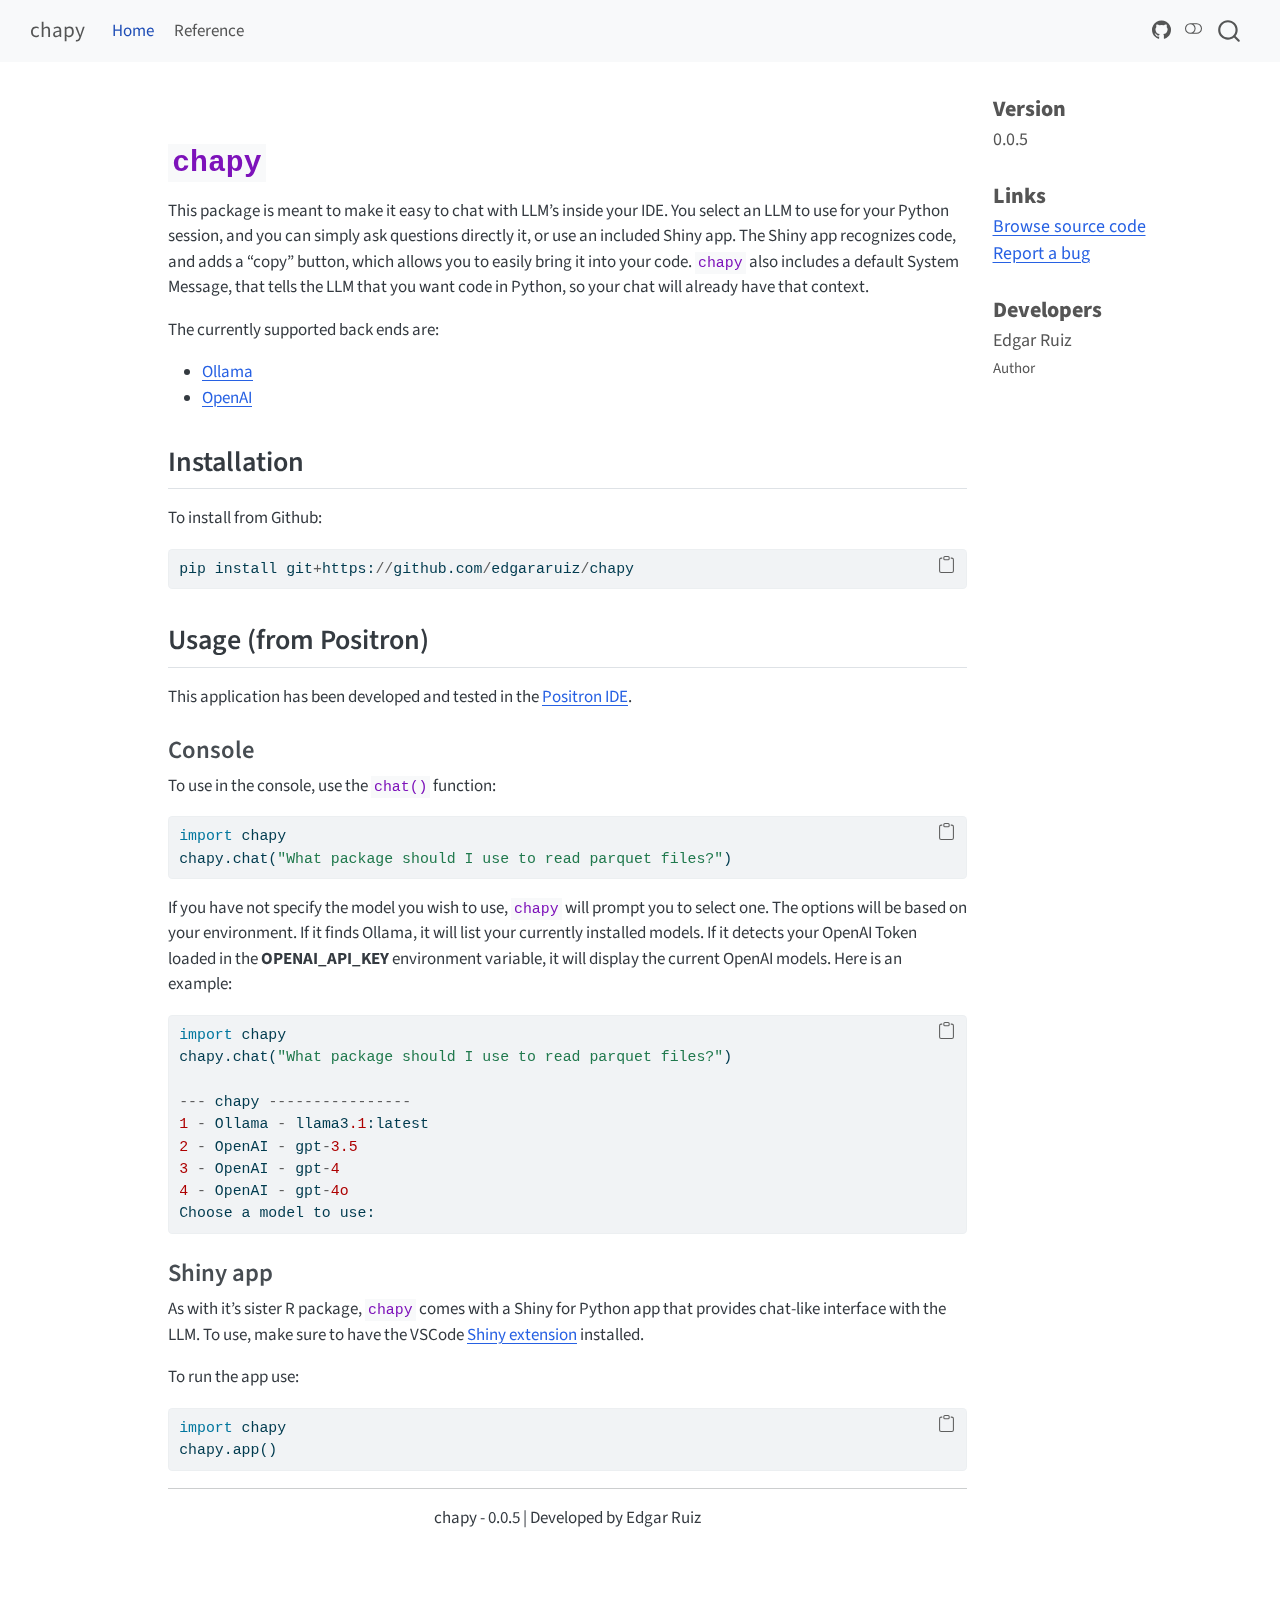
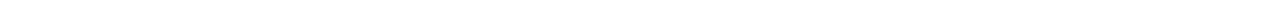
<file: docs/index.html>
<!DOCTYPE html>
<html xmlns="http://www.w3.org/1999/xhtml" lang="en" xml:lang="en"><head>

<meta charset="utf-8">
<meta name="generator" content="quarto-1.5.56">

<meta name="viewport" content="width=device-width, initial-scale=1.0, user-scalable=yes">


<title>chapy</title>
<style>
code{white-space: pre-wrap;}
span.smallcaps{font-variant: small-caps;}
div.columns{display: flex; gap: min(4vw, 1.5em);}
div.column{flex: auto; overflow-x: auto;}
div.hanging-indent{margin-left: 1.5em; text-indent: -1.5em;}
ul.task-list{list-style: none;}
ul.task-list li input[type="checkbox"] {
  width: 0.8em;
  margin: 0 0.8em 0.2em -1em; /* quarto-specific, see https://github.com/quarto-dev/quarto-cli/issues/4556 */ 
  vertical-align: middle;
}
/* CSS for syntax highlighting */
pre > code.sourceCode { white-space: pre; position: relative; }
pre > code.sourceCode > span { line-height: 1.25; }
pre > code.sourceCode > span:empty { height: 1.2em; }
.sourceCode { overflow: visible; }
code.sourceCode > span { color: inherit; text-decoration: inherit; }
div.sourceCode { margin: 1em 0; }
pre.sourceCode { margin: 0; }
@media screen {
div.sourceCode { overflow: auto; }
}
@media print {
pre > code.sourceCode { white-space: pre-wrap; }
pre > code.sourceCode > span { display: inline-block; text-indent: -5em; padding-left: 5em; }
}
pre.numberSource code
  { counter-reset: source-line 0; }
pre.numberSource code > span
  { position: relative; left: -4em; counter-increment: source-line; }
pre.numberSource code > span > a:first-child::before
  { content: counter(source-line);
    position: relative; left: -1em; text-align: right; vertical-align: baseline;
    border: none; display: inline-block;
    -webkit-touch-callout: none; -webkit-user-select: none;
    -khtml-user-select: none; -moz-user-select: none;
    -ms-user-select: none; user-select: none;
    padding: 0 4px; width: 4em;
  }
pre.numberSource { margin-left: 3em;  padding-left: 4px; }
div.sourceCode
  {   }
@media screen {
pre > code.sourceCode > span > a:first-child::before { text-decoration: underline; }
}
</style>


<script src="site_libs/quarto-nav/quarto-nav.js"></script>
<script src="site_libs/quarto-nav/headroom.min.js"></script>
<script src="site_libs/clipboard/clipboard.min.js"></script>
<script src="site_libs/quarto-search/autocomplete.umd.js"></script>
<script src="site_libs/quarto-search/fuse.min.js"></script>
<script src="site_libs/quarto-search/quarto-search.js"></script>
<meta name="quarto:offset" content="./">
<script src="site_libs/quarto-html/quarto.js"></script>
<script src="site_libs/quarto-html/popper.min.js"></script>
<script src="site_libs/quarto-html/tippy.umd.min.js"></script>
<script src="site_libs/quarto-html/anchor.min.js"></script>
<link href="site_libs/quarto-html/tippy.css" rel="stylesheet">
<link href="site_libs/quarto-html/quarto-syntax-highlighting.css" rel="stylesheet" class="quarto-color-scheme" id="quarto-text-highlighting-styles">
<link href="site_libs/quarto-html/quarto-syntax-highlighting-dark.css" rel="prefetch" class="quarto-color-scheme quarto-color-alternate" id="quarto-text-highlighting-styles">
<script src="site_libs/bootstrap/bootstrap.min.js"></script>
<link href="site_libs/bootstrap/bootstrap-icons.css" rel="stylesheet">
<link href="site_libs/bootstrap/bootstrap.min.css" rel="stylesheet" class="quarto-color-scheme" id="quarto-bootstrap" data-mode="light">
<link href="site_libs/bootstrap/bootstrap-dark.min.css" rel="prefetch" class="quarto-color-scheme quarto-color-alternate" id="quarto-bootstrap" data-mode="dark">
<script id="quarto-search-options" type="application/json">{
  "location": "navbar",
  "copy-button": false,
  "collapse-after": 3,
  "panel-placement": "end",
  "type": "overlay",
  "limit": 50,
  "keyboard-shortcut": [
    "f",
    "/",
    "s"
  ],
  "show-item-context": false,
  "language": {
    "search-no-results-text": "No results",
    "search-matching-documents-text": "matching documents",
    "search-copy-link-title": "Copy link to search",
    "search-hide-matches-text": "Hide additional matches",
    "search-more-match-text": "more match in this document",
    "search-more-matches-text": "more matches in this document",
    "search-clear-button-title": "Clear",
    "search-text-placeholder": "",
    "search-detached-cancel-button-title": "Cancel",
    "search-submit-button-title": "Submit",
    "search-label": "Search"
  }
}</script>


</head>

<body class="nav-fixed">

<div id="quarto-search-results"></div>
  <header id="quarto-header" class="headroom fixed-top">
    <nav class="navbar navbar-expand-lg " data-bs-theme="dark">
      <div class="navbar-container container-fluid">
      <div class="navbar-brand-container mx-auto">
    <a class="navbar-brand" href="./index.html">
    <span class="navbar-title">chapy</span>
    </a>
  </div>
            <div id="quarto-search" class="" title="Search"></div>
          <button class="navbar-toggler" type="button" data-bs-toggle="collapse" data-bs-target="#navbarCollapse" aria-controls="navbarCollapse" role="menu" aria-expanded="false" aria-label="Toggle navigation" onclick="if (window.quartoToggleHeadroom) { window.quartoToggleHeadroom(); }">
  <span class="navbar-toggler-icon"></span>
</button>
          <div class="collapse navbar-collapse" id="navbarCollapse">
            <ul class="navbar-nav navbar-nav-scroll me-auto">
  <li class="nav-item">
    <a class="nav-link active" href="./index.html" aria-current="page"> 
<span class="menu-text">Home</span></a>
  </li>  
  <li class="nav-item">
    <a class="nav-link" href="./reference/index.html"> 
<span class="menu-text">Reference</span></a>
  </li>  
</ul>
            <ul class="navbar-nav navbar-nav-scroll ms-auto">
  <li class="nav-item compact">
    <a class="nav-link" href="https://github.com/edgararuiz/chapy"> <i class="bi bi-github" role="img">
</i> 
<span class="menu-text"></span></a>
  </li>  
</ul>
          </div> <!-- /navcollapse -->
            <div class="quarto-navbar-tools">
  <a href="" class="quarto-color-scheme-toggle quarto-navigation-tool  px-1" onclick="window.quartoToggleColorScheme(); return false;" title="Toggle dark mode"><i class="bi"></i></a>
</div>
      </div> <!-- /container-fluid -->
    </nav>
</header>
<!-- content -->
<div id="quarto-content" class="quarto-container page-columns page-rows-contents page-layout-article page-navbar">
<!-- sidebar -->
<!-- margin-sidebar -->
    <div id="quarto-margin-sidebar" class="sidebar margin-sidebar zindex-bottom">
    </div>
<!-- main -->
<main class="content page-columns page-full" id="quarto-document-content">





<div class="no-row-height column-margin column-container"><div class="" style="font-size: 18px; color: #555; font-weight: 400;">
<p><span style="font-size: 22px; font-weight: 800;">Version</span></p>
<p>0.0.5</p>
<p><br></p>
<p><span style="font-size: 22px; font-weight: 800;">Links</span></p>
<p><a href="https://github.com/edgararuiz/chapy">Browse source code</a></p>
<p><a href="https://github.com/edgararuiz/chapy/issues">Report a bug</a></p>
<p><br></p>
<p><span style="font-size: 22px; font-weight: 800;">Developers</span></p>
<div id="6c556ce7" class="cell" data-execution_count="2">
<div class="cell-output cell-output-display cell-output-markdown" data-execution_count="2">
<p>Edgar Ruiz</p>
</div>
<div class="cell-output cell-output-display cell-output-markdown" data-execution_count="2">
<p><span style="font-size:15px;">Author</span></p>
</div>
</div>
</div></div><section id="chapy" class="level1">
<h1><code>chapy</code></h1>
<p>This package is meant to make it easy to chat with LLM’s inside your IDE. You select an LLM to use for your Python session, and you can simply ask questions directly it, or use an included Shiny app. The Shiny app recognizes code, and adds a “copy” button, which allows you to easily bring it into your code. <code>chapy</code> also includes a default System Message, that tells the LLM that you want code in Python, so your chat will already have that context.</p>
<p>The currently supported back ends are:</p>
<ul>
<li><a href="https://ollama.com/">Ollama</a></li>
<li><a href="https://platform.openai.com/docs/api-reference/introduction">OpenAI</a></li>
</ul>
<section id="installation" class="level2">
<h2 class="anchored" data-anchor-id="installation">Installation</h2>
<p>To install from Github:</p>
<div class="sourceCode" id="cb1"><pre class="sourceCode python code-with-copy"><code class="sourceCode python"><span id="cb1-1"><a href="#cb1-1" aria-hidden="true" tabindex="-1"></a>pip install git<span class="op">+</span>https:<span class="op">//</span>github.com<span class="op">/</span>edgararuiz<span class="op">/</span>chapy</span></code><button title="Copy to Clipboard" class="code-copy-button"><i class="bi"></i></button></pre></div>
</section>
<section id="usage-from-positron" class="level2">
<h2 class="anchored" data-anchor-id="usage-from-positron">Usage (from Positron)</h2>
<p>This application has been developed and tested in the <a href="https://github.com/posit-dev/positron">Positron IDE</a>.</p>
<section id="console" class="level3">
<h3 class="anchored" data-anchor-id="console">Console</h3>
<p>To use in the console, use the <code>chat()</code> function:</p>
<div class="sourceCode" id="cb2"><pre class="sourceCode python code-with-copy"><code class="sourceCode python"><span id="cb2-1"><a href="#cb2-1" aria-hidden="true" tabindex="-1"></a><span class="im">import</span> chapy</span>
<span id="cb2-2"><a href="#cb2-2" aria-hidden="true" tabindex="-1"></a>chapy.chat(<span class="st">"What package should I use to read parquet files?"</span>)</span></code><button title="Copy to Clipboard" class="code-copy-button"><i class="bi"></i></button></pre></div>
<p>If you have not specify the model you wish to use, <code>chapy</code> will prompt you to select one. The options will be based on your environment. If it finds Ollama, it will list your currently installed models. If it detects your OpenAI Token loaded in the <strong>OPENAI_API_KEY</strong> environment variable, it will display the current OpenAI models. Here is an example:</p>
<div class="sourceCode" id="cb3"><pre class="sourceCode python code-with-copy"><code class="sourceCode python"><span id="cb3-1"><a href="#cb3-1" aria-hidden="true" tabindex="-1"></a><span class="im">import</span> chapy</span>
<span id="cb3-2"><a href="#cb3-2" aria-hidden="true" tabindex="-1"></a>chapy.chat(<span class="st">"What package should I use to read parquet files?"</span>)</span>
<span id="cb3-3"><a href="#cb3-3" aria-hidden="true" tabindex="-1"></a></span>
<span id="cb3-4"><a href="#cb3-4" aria-hidden="true" tabindex="-1"></a><span class="op">---</span> chapy <span class="op">----------------</span></span>
<span id="cb3-5"><a href="#cb3-5" aria-hidden="true" tabindex="-1"></a><span class="dv">1</span> <span class="op">-</span> Ollama <span class="op">-</span> llama3<span class="fl">.1</span>:latest</span>
<span id="cb3-6"><a href="#cb3-6" aria-hidden="true" tabindex="-1"></a><span class="dv">2</span> <span class="op">-</span> OpenAI <span class="op">-</span> gpt<span class="op">-</span><span class="fl">3.5</span></span>
<span id="cb3-7"><a href="#cb3-7" aria-hidden="true" tabindex="-1"></a><span class="dv">3</span> <span class="op">-</span> OpenAI <span class="op">-</span> gpt<span class="op">-</span><span class="dv">4</span></span>
<span id="cb3-8"><a href="#cb3-8" aria-hidden="true" tabindex="-1"></a><span class="dv">4</span> <span class="op">-</span> OpenAI <span class="op">-</span> gpt<span class="op">-</span><span class="dv">4</span><span class="er">o</span></span>
<span id="cb3-9"><a href="#cb3-9" aria-hidden="true" tabindex="-1"></a>Choose a model to use: </span></code><button title="Copy to Clipboard" class="code-copy-button"><i class="bi"></i></button></pre></div>
</section>
<section id="shiny-app" class="level3">
<h3 class="anchored" data-anchor-id="shiny-app">Shiny app</h3>
<p>As with it’s sister R package, <code>chapy</code> comes with a Shiny for Python app that provides chat-like interface with the LLM. To use, make sure to have the VSCode <a href="https://marketplace.visualstudio.com/items?itemName=Posit.shiny">Shiny extension</a> installed.</p>
<p>To run the app use:</p>
<div class="sourceCode" id="cb4"><pre class="sourceCode python code-with-copy"><code class="sourceCode python"><span id="cb4-1"><a href="#cb4-1" aria-hidden="true" tabindex="-1"></a><span class="im">import</span> chapy</span>
<span id="cb4-2"><a href="#cb4-2" aria-hidden="true" tabindex="-1"></a>chapy.app()</span></code><button title="Copy to Clipboard" class="code-copy-button"><i class="bi"></i></button></pre></div>
<div class="footer" style="text-align: center;">
<hr>
<p>chapy - 0.0.5 | Developed by Edgar Ruiz</p>
</div>


</section>
</section>
</section>

</main> <!-- /main -->
<script id="quarto-html-after-body" type="application/javascript">
window.document.addEventListener("DOMContentLoaded", function (event) {
  const toggleBodyColorMode = (bsSheetEl) => {
    const mode = bsSheetEl.getAttribute("data-mode");
    const bodyEl = window.document.querySelector("body");
    if (mode === "dark") {
      bodyEl.classList.add("quarto-dark");
      bodyEl.classList.remove("quarto-light");
    } else {
      bodyEl.classList.add("quarto-light");
      bodyEl.classList.remove("quarto-dark");
    }
  }
  const toggleBodyColorPrimary = () => {
    const bsSheetEl = window.document.querySelector("link#quarto-bootstrap");
    if (bsSheetEl) {
      toggleBodyColorMode(bsSheetEl);
    }
  }
  toggleBodyColorPrimary();  
  const disableStylesheet = (stylesheets) => {
    for (let i=0; i < stylesheets.length; i++) {
      const stylesheet = stylesheets[i];
      stylesheet.rel = 'prefetch';
    }
  }
  const enableStylesheet = (stylesheets) => {
    for (let i=0; i < stylesheets.length; i++) {
      const stylesheet = stylesheets[i];
      stylesheet.rel = 'stylesheet';
    }
  }
  const manageTransitions = (selector, allowTransitions) => {
    const els = window.document.querySelectorAll(selector);
    for (let i=0; i < els.length; i++) {
      const el = els[i];
      if (allowTransitions) {
        el.classList.remove('notransition');
      } else {
        el.classList.add('notransition');
      }
    }
  }
  const toggleGiscusIfUsed = (isAlternate, darkModeDefault) => {
    const baseTheme = document.querySelector('#giscus-base-theme')?.value ?? 'light';
    const alternateTheme = document.querySelector('#giscus-alt-theme')?.value ?? 'dark';
    let newTheme = '';
    if(darkModeDefault) {
      newTheme = isAlternate ? baseTheme : alternateTheme;
    } else {
      newTheme = isAlternate ? alternateTheme : baseTheme;
    }
    const changeGiscusTheme = () => {
      // From: https://github.com/giscus/giscus/issues/336
      const sendMessage = (message) => {
        const iframe = document.querySelector('iframe.giscus-frame');
        if (!iframe) return;
        iframe.contentWindow.postMessage({ giscus: message }, 'https://giscus.app');
      }
      sendMessage({
        setConfig: {
          theme: newTheme
        }
      });
    }
    const isGiscussLoaded = window.document.querySelector('iframe.giscus-frame') !== null;
    if (isGiscussLoaded) {
      changeGiscusTheme();
    }
  }
  const toggleColorMode = (alternate) => {
    // Switch the stylesheets
    const alternateStylesheets = window.document.querySelectorAll('link.quarto-color-scheme.quarto-color-alternate');
    manageTransitions('#quarto-margin-sidebar .nav-link', false);
    if (alternate) {
      enableStylesheet(alternateStylesheets);
      for (const sheetNode of alternateStylesheets) {
        if (sheetNode.id === "quarto-bootstrap") {
          toggleBodyColorMode(sheetNode);
        }
      }
    } else {
      disableStylesheet(alternateStylesheets);
      toggleBodyColorPrimary();
    }
    manageTransitions('#quarto-margin-sidebar .nav-link', true);
    // Switch the toggles
    const toggles = window.document.querySelectorAll('.quarto-color-scheme-toggle');
    for (let i=0; i < toggles.length; i++) {
      const toggle = toggles[i];
      if (toggle) {
        if (alternate) {
          toggle.classList.add("alternate");     
        } else {
          toggle.classList.remove("alternate");
        }
      }
    }
    // Hack to workaround the fact that safari doesn't
    // properly recolor the scrollbar when toggling (#1455)
    if (navigator.userAgent.indexOf('Safari') > 0 && navigator.userAgent.indexOf('Chrome') == -1) {
      manageTransitions("body", false);
      window.scrollTo(0, 1);
      setTimeout(() => {
        window.scrollTo(0, 0);
        manageTransitions("body", true);
      }, 40);  
    }
  }
  const isFileUrl = () => { 
    return window.location.protocol === 'file:';
  }
  const hasAlternateSentinel = () => {  
    let styleSentinel = getColorSchemeSentinel();
    if (styleSentinel !== null) {
      return styleSentinel === "alternate";
    } else {
      return false;
    }
  }
  const setStyleSentinel = (alternate) => {
    const value = alternate ? "alternate" : "default";
    if (!isFileUrl()) {
      window.localStorage.setItem("quarto-color-scheme", value);
    } else {
      localAlternateSentinel = value;
    }
  }
  const getColorSchemeSentinel = () => {
    if (!isFileUrl()) {
      const storageValue = window.localStorage.getItem("quarto-color-scheme");
      return storageValue != null ? storageValue : localAlternateSentinel;
    } else {
      return localAlternateSentinel;
    }
  }
  const darkModeDefault = false;
  let localAlternateSentinel = darkModeDefault ? 'alternate' : 'default';
  // Dark / light mode switch
  window.quartoToggleColorScheme = () => {
    // Read the current dark / light value 
    let toAlternate = !hasAlternateSentinel();
    toggleColorMode(toAlternate);
    setStyleSentinel(toAlternate);
    toggleGiscusIfUsed(toAlternate, darkModeDefault);
  };
  // Ensure there is a toggle, if there isn't float one in the top right
  if (window.document.querySelector('.quarto-color-scheme-toggle') === null) {
    const a = window.document.createElement('a');
    a.classList.add('top-right');
    a.classList.add('quarto-color-scheme-toggle');
    a.href = "";
    a.onclick = function() { try { window.quartoToggleColorScheme(); } catch {} return false; };
    const i = window.document.createElement("i");
    i.classList.add('bi');
    a.appendChild(i);
    window.document.body.appendChild(a);
  }
  // Switch to dark mode if need be
  if (hasAlternateSentinel()) {
    toggleColorMode(true);
  } else {
    toggleColorMode(false);
  }
  const icon = "";
  const anchorJS = new window.AnchorJS();
  anchorJS.options = {
    placement: 'right',
    icon: icon
  };
  anchorJS.add('.anchored');
  const isCodeAnnotation = (el) => {
    for (const clz of el.classList) {
      if (clz.startsWith('code-annotation-')) {                     
        return true;
      }
    }
    return false;
  }
  const onCopySuccess = function(e) {
    // button target
    const button = e.trigger;
    // don't keep focus
    button.blur();
    // flash "checked"
    button.classList.add('code-copy-button-checked');
    var currentTitle = button.getAttribute("title");
    button.setAttribute("title", "Copied!");
    let tooltip;
    if (window.bootstrap) {
      button.setAttribute("data-bs-toggle", "tooltip");
      button.setAttribute("data-bs-placement", "left");
      button.setAttribute("data-bs-title", "Copied!");
      tooltip = new bootstrap.Tooltip(button, 
        { trigger: "manual", 
          customClass: "code-copy-button-tooltip",
          offset: [0, -8]});
      tooltip.show();    
    }
    setTimeout(function() {
      if (tooltip) {
        tooltip.hide();
        button.removeAttribute("data-bs-title");
        button.removeAttribute("data-bs-toggle");
        button.removeAttribute("data-bs-placement");
      }
      button.setAttribute("title", currentTitle);
      button.classList.remove('code-copy-button-checked');
    }, 1000);
    // clear code selection
    e.clearSelection();
  }
  const getTextToCopy = function(trigger) {
      const codeEl = trigger.previousElementSibling.cloneNode(true);
      for (const childEl of codeEl.children) {
        if (isCodeAnnotation(childEl)) {
          childEl.remove();
        }
      }
      return codeEl.innerText;
  }
  const clipboard = new window.ClipboardJS('.code-copy-button:not([data-in-quarto-modal])', {
    text: getTextToCopy
  });
  clipboard.on('success', onCopySuccess);
  if (window.document.getElementById('quarto-embedded-source-code-modal')) {
    // For code content inside modals, clipBoardJS needs to be initialized with a container option
    // TODO: Check when it could be a function (https://github.com/zenorocha/clipboard.js/issues/860)
    const clipboardModal = new window.ClipboardJS('.code-copy-button[data-in-quarto-modal]', {
      text: getTextToCopy,
      container: window.document.getElementById('quarto-embedded-source-code-modal')
    });
    clipboardModal.on('success', onCopySuccess);
  }
    var localhostRegex = new RegExp(/^(?:http|https):\/\/localhost\:?[0-9]*\//);
    var mailtoRegex = new RegExp(/^mailto:/);
      var filterRegex = new RegExp('/' + window.location.host + '/');
    var isInternal = (href) => {
        return filterRegex.test(href) || localhostRegex.test(href) || mailtoRegex.test(href);
    }
    // Inspect non-navigation links and adorn them if external
 	var links = window.document.querySelectorAll('a[href]:not(.nav-link):not(.navbar-brand):not(.toc-action):not(.sidebar-link):not(.sidebar-item-toggle):not(.pagination-link):not(.no-external):not([aria-hidden]):not(.dropdown-item):not(.quarto-navigation-tool):not(.about-link)');
    for (var i=0; i<links.length; i++) {
      const link = links[i];
      if (!isInternal(link.href)) {
        // undo the damage that might have been done by quarto-nav.js in the case of
        // links that we want to consider external
        if (link.dataset.originalHref !== undefined) {
          link.href = link.dataset.originalHref;
        }
      }
    }
  function tippyHover(el, contentFn, onTriggerFn, onUntriggerFn) {
    const config = {
      allowHTML: true,
      maxWidth: 500,
      delay: 100,
      arrow: false,
      appendTo: function(el) {
          return el.parentElement;
      },
      interactive: true,
      interactiveBorder: 10,
      theme: 'quarto',
      placement: 'bottom-start',
    };
    if (contentFn) {
      config.content = contentFn;
    }
    if (onTriggerFn) {
      config.onTrigger = onTriggerFn;
    }
    if (onUntriggerFn) {
      config.onUntrigger = onUntriggerFn;
    }
    window.tippy(el, config); 
  }
  const noterefs = window.document.querySelectorAll('a[role="doc-noteref"]');
  for (var i=0; i<noterefs.length; i++) {
    const ref = noterefs[i];
    tippyHover(ref, function() {
      // use id or data attribute instead here
      let href = ref.getAttribute('data-footnote-href') || ref.getAttribute('href');
      try { href = new URL(href).hash; } catch {}
      const id = href.replace(/^#\/?/, "");
      const note = window.document.getElementById(id);
      if (note) {
        return note.innerHTML;
      } else {
        return "";
      }
    });
  }
  const xrefs = window.document.querySelectorAll('a.quarto-xref');
  const processXRef = (id, note) => {
    // Strip column container classes
    const stripColumnClz = (el) => {
      el.classList.remove("page-full", "page-columns");
      if (el.children) {
        for (const child of el.children) {
          stripColumnClz(child);
        }
      }
    }
    stripColumnClz(note)
    if (id === null || id.startsWith('sec-')) {
      // Special case sections, only their first couple elements
      const container = document.createElement("div");
      if (note.children && note.children.length > 2) {
        container.appendChild(note.children[0].cloneNode(true));
        for (let i = 1; i < note.children.length; i++) {
          const child = note.children[i];
          if (child.tagName === "P" && child.innerText === "") {
            continue;
          } else {
            container.appendChild(child.cloneNode(true));
            break;
          }
        }
        if (window.Quarto?.typesetMath) {
          window.Quarto.typesetMath(container);
        }
        return container.innerHTML
      } else {
        if (window.Quarto?.typesetMath) {
          window.Quarto.typesetMath(note);
        }
        return note.innerHTML;
      }
    } else {
      // Remove any anchor links if they are present
      const anchorLink = note.querySelector('a.anchorjs-link');
      if (anchorLink) {
        anchorLink.remove();
      }
      if (window.Quarto?.typesetMath) {
        window.Quarto.typesetMath(note);
      }
      // TODO in 1.5, we should make sure this works without a callout special case
      if (note.classList.contains("callout")) {
        return note.outerHTML;
      } else {
        return note.innerHTML;
      }
    }
  }
  for (var i=0; i<xrefs.length; i++) {
    const xref = xrefs[i];
    tippyHover(xref, undefined, function(instance) {
      instance.disable();
      let url = xref.getAttribute('href');
      let hash = undefined; 
      if (url.startsWith('#')) {
        hash = url;
      } else {
        try { hash = new URL(url).hash; } catch {}
      }
      if (hash) {
        const id = hash.replace(/^#\/?/, "");
        const note = window.document.getElementById(id);
        if (note !== null) {
          try {
            const html = processXRef(id, note.cloneNode(true));
            instance.setContent(html);
          } finally {
            instance.enable();
            instance.show();
          }
        } else {
          // See if we can fetch this
          fetch(url.split('#')[0])
          .then(res => res.text())
          .then(html => {
            const parser = new DOMParser();
            const htmlDoc = parser.parseFromString(html, "text/html");
            const note = htmlDoc.getElementById(id);
            if (note !== null) {
              const html = processXRef(id, note);
              instance.setContent(html);
            } 
          }).finally(() => {
            instance.enable();
            instance.show();
          });
        }
      } else {
        // See if we can fetch a full url (with no hash to target)
        // This is a special case and we should probably do some content thinning / targeting
        fetch(url)
        .then(res => res.text())
        .then(html => {
          const parser = new DOMParser();
          const htmlDoc = parser.parseFromString(html, "text/html");
          const note = htmlDoc.querySelector('main.content');
          if (note !== null) {
            // This should only happen for chapter cross references
            // (since there is no id in the URL)
            // remove the first header
            if (note.children.length > 0 && note.children[0].tagName === "HEADER") {
              note.children[0].remove();
            }
            const html = processXRef(null, note);
            instance.setContent(html);
          } 
        }).finally(() => {
          instance.enable();
          instance.show();
        });
      }
    }, function(instance) {
    });
  }
      let selectedAnnoteEl;
      const selectorForAnnotation = ( cell, annotation) => {
        let cellAttr = 'data-code-cell="' + cell + '"';
        let lineAttr = 'data-code-annotation="' +  annotation + '"';
        const selector = 'span[' + cellAttr + '][' + lineAttr + ']';
        return selector;
      }
      const selectCodeLines = (annoteEl) => {
        const doc = window.document;
        const targetCell = annoteEl.getAttribute("data-target-cell");
        const targetAnnotation = annoteEl.getAttribute("data-target-annotation");
        const annoteSpan = window.document.querySelector(selectorForAnnotation(targetCell, targetAnnotation));
        const lines = annoteSpan.getAttribute("data-code-lines").split(",");
        const lineIds = lines.map((line) => {
          return targetCell + "-" + line;
        })
        let top = null;
        let height = null;
        let parent = null;
        if (lineIds.length > 0) {
            //compute the position of the single el (top and bottom and make a div)
            const el = window.document.getElementById(lineIds[0]);
            top = el.offsetTop;
            height = el.offsetHeight;
            parent = el.parentElement.parentElement;
          if (lineIds.length > 1) {
            const lastEl = window.document.getElementById(lineIds[lineIds.length - 1]);
            const bottom = lastEl.offsetTop + lastEl.offsetHeight;
            height = bottom - top;
          }
          if (top !== null && height !== null && parent !== null) {
            // cook up a div (if necessary) and position it 
            let div = window.document.getElementById("code-annotation-line-highlight");
            if (div === null) {
              div = window.document.createElement("div");
              div.setAttribute("id", "code-annotation-line-highlight");
              div.style.position = 'absolute';
              parent.appendChild(div);
            }
            div.style.top = top - 2 + "px";
            div.style.height = height + 4 + "px";
            div.style.left = 0;
            let gutterDiv = window.document.getElementById("code-annotation-line-highlight-gutter");
            if (gutterDiv === null) {
              gutterDiv = window.document.createElement("div");
              gutterDiv.setAttribute("id", "code-annotation-line-highlight-gutter");
              gutterDiv.style.position = 'absolute';
              const codeCell = window.document.getElementById(targetCell);
              const gutter = codeCell.querySelector('.code-annotation-gutter');
              gutter.appendChild(gutterDiv);
            }
            gutterDiv.style.top = top - 2 + "px";
            gutterDiv.style.height = height + 4 + "px";
          }
          selectedAnnoteEl = annoteEl;
        }
      };
      const unselectCodeLines = () => {
        const elementsIds = ["code-annotation-line-highlight", "code-annotation-line-highlight-gutter"];
        elementsIds.forEach((elId) => {
          const div = window.document.getElementById(elId);
          if (div) {
            div.remove();
          }
        });
        selectedAnnoteEl = undefined;
      };
        // Handle positioning of the toggle
    window.addEventListener(
      "resize",
      throttle(() => {
        elRect = undefined;
        if (selectedAnnoteEl) {
          selectCodeLines(selectedAnnoteEl);
        }
      }, 10)
    );
    function throttle(fn, ms) {
    let throttle = false;
    let timer;
      return (...args) => {
        if(!throttle) { // first call gets through
            fn.apply(this, args);
            throttle = true;
        } else { // all the others get throttled
            if(timer) clearTimeout(timer); // cancel #2
            timer = setTimeout(() => {
              fn.apply(this, args);
              timer = throttle = false;
            }, ms);
        }
      };
    }
      // Attach click handler to the DT
      const annoteDls = window.document.querySelectorAll('dt[data-target-cell]');
      for (const annoteDlNode of annoteDls) {
        annoteDlNode.addEventListener('click', (event) => {
          const clickedEl = event.target;
          if (clickedEl !== selectedAnnoteEl) {
            unselectCodeLines();
            const activeEl = window.document.querySelector('dt[data-target-cell].code-annotation-active');
            if (activeEl) {
              activeEl.classList.remove('code-annotation-active');
            }
            selectCodeLines(clickedEl);
            clickedEl.classList.add('code-annotation-active');
          } else {
            // Unselect the line
            unselectCodeLines();
            clickedEl.classList.remove('code-annotation-active');
          }
        });
      }
  const findCites = (el) => {
    const parentEl = el.parentElement;
    if (parentEl) {
      const cites = parentEl.dataset.cites;
      if (cites) {
        return {
          el,
          cites: cites.split(' ')
        };
      } else {
        return findCites(el.parentElement)
      }
    } else {
      return undefined;
    }
  };
  var bibliorefs = window.document.querySelectorAll('a[role="doc-biblioref"]');
  for (var i=0; i<bibliorefs.length; i++) {
    const ref = bibliorefs[i];
    const citeInfo = findCites(ref);
    if (citeInfo) {
      tippyHover(citeInfo.el, function() {
        var popup = window.document.createElement('div');
        citeInfo.cites.forEach(function(cite) {
          var citeDiv = window.document.createElement('div');
          citeDiv.classList.add('hanging-indent');
          citeDiv.classList.add('csl-entry');
          var biblioDiv = window.document.getElementById('ref-' + cite);
          if (biblioDiv) {
            citeDiv.innerHTML = biblioDiv.innerHTML;
          }
          popup.appendChild(citeDiv);
        });
        return popup.innerHTML;
      });
    }
  }
});
</script>
</div> <!-- /content -->




</body></html>
</file>
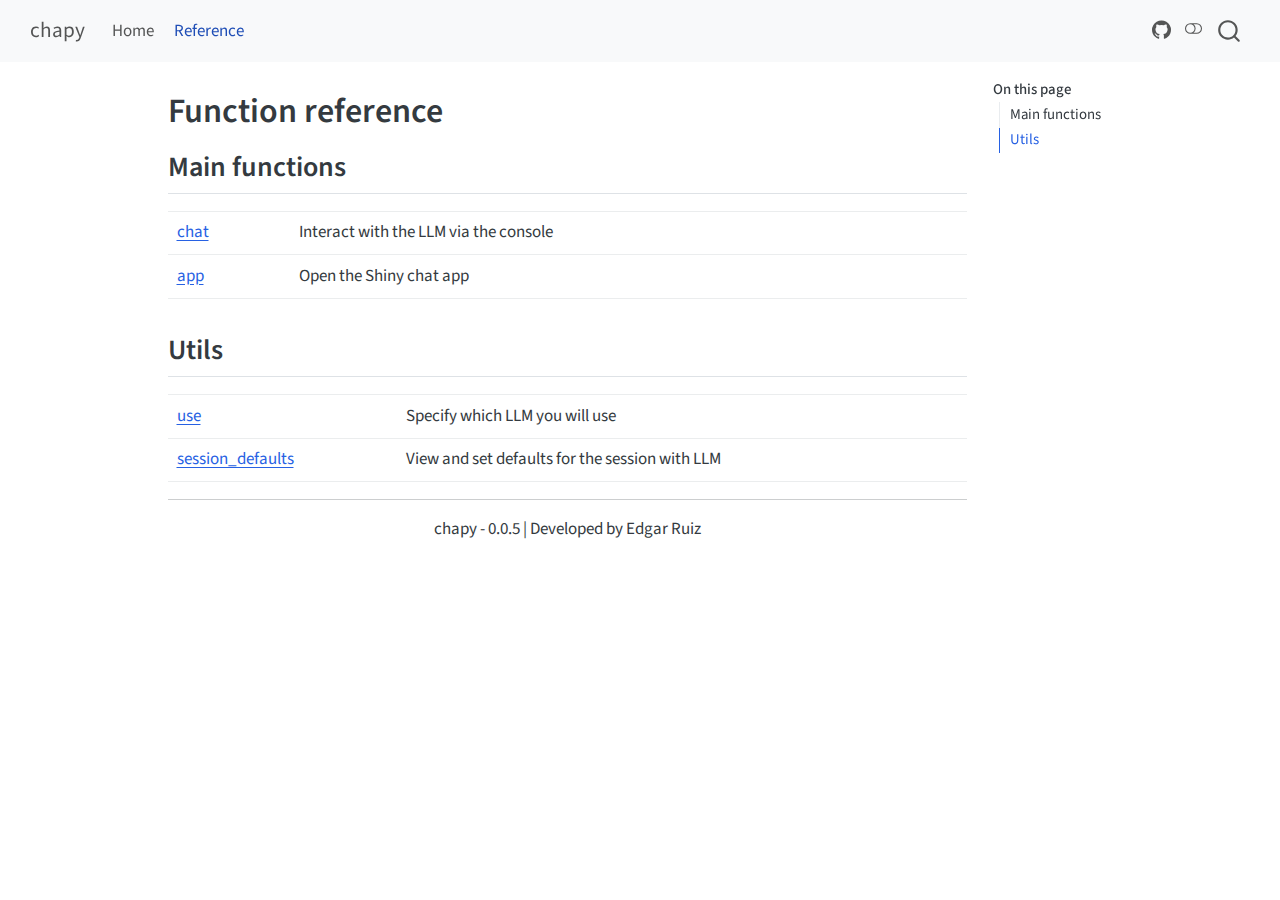
<file: docs/reference/index.html>
<!DOCTYPE html>
<html xmlns="http://www.w3.org/1999/xhtml" lang="en" xml:lang="en"><head>

<meta charset="utf-8">
<meta name="generator" content="quarto-1.5.56">

<meta name="viewport" content="width=device-width, initial-scale=1.0, user-scalable=yes">


<title>index – chapy</title>
<style>
code{white-space: pre-wrap;}
span.smallcaps{font-variant: small-caps;}
div.columns{display: flex; gap: min(4vw, 1.5em);}
div.column{flex: auto; overflow-x: auto;}
div.hanging-indent{margin-left: 1.5em; text-indent: -1.5em;}
ul.task-list{list-style: none;}
ul.task-list li input[type="checkbox"] {
  width: 0.8em;
  margin: 0 0.8em 0.2em -1em; /* quarto-specific, see https://github.com/quarto-dev/quarto-cli/issues/4556 */ 
  vertical-align: middle;
}
</style>


<script src="../site_libs/quarto-nav/quarto-nav.js"></script>
<script src="../site_libs/quarto-nav/headroom.min.js"></script>
<script src="../site_libs/clipboard/clipboard.min.js"></script>
<script src="../site_libs/quarto-search/autocomplete.umd.js"></script>
<script src="../site_libs/quarto-search/fuse.min.js"></script>
<script src="../site_libs/quarto-search/quarto-search.js"></script>
<meta name="quarto:offset" content="../">
<script src="../site_libs/quarto-html/quarto.js"></script>
<script src="../site_libs/quarto-html/popper.min.js"></script>
<script src="../site_libs/quarto-html/tippy.umd.min.js"></script>
<script src="../site_libs/quarto-html/anchor.min.js"></script>
<link href="../site_libs/quarto-html/tippy.css" rel="stylesheet">
<link href="../site_libs/quarto-html/quarto-syntax-highlighting.css" rel="stylesheet" class="quarto-color-scheme" id="quarto-text-highlighting-styles">
<link href="../site_libs/quarto-html/quarto-syntax-highlighting-dark.css" rel="prefetch" class="quarto-color-scheme quarto-color-alternate" id="quarto-text-highlighting-styles">
<script src="../site_libs/bootstrap/bootstrap.min.js"></script>
<link href="../site_libs/bootstrap/bootstrap-icons.css" rel="stylesheet">
<link href="../site_libs/bootstrap/bootstrap.min.css" rel="stylesheet" class="quarto-color-scheme" id="quarto-bootstrap" data-mode="light">
<link href="../site_libs/bootstrap/bootstrap-dark.min.css" rel="prefetch" class="quarto-color-scheme quarto-color-alternate" id="quarto-bootstrap" data-mode="dark">
<script id="quarto-search-options" type="application/json">{
  "location": "navbar",
  "copy-button": false,
  "collapse-after": 3,
  "panel-placement": "end",
  "type": "overlay",
  "limit": 50,
  "keyboard-shortcut": [
    "f",
    "/",
    "s"
  ],
  "show-item-context": false,
  "language": {
    "search-no-results-text": "No results",
    "search-matching-documents-text": "matching documents",
    "search-copy-link-title": "Copy link to search",
    "search-hide-matches-text": "Hide additional matches",
    "search-more-match-text": "more match in this document",
    "search-more-matches-text": "more matches in this document",
    "search-clear-button-title": "Clear",
    "search-text-placeholder": "",
    "search-detached-cancel-button-title": "Cancel",
    "search-submit-button-title": "Submit",
    "search-label": "Search"
  }
}</script>


</head>

<body class="nav-fixed">

<div id="quarto-search-results"></div>
  <header id="quarto-header" class="headroom fixed-top">
    <nav class="navbar navbar-expand-lg " data-bs-theme="dark">
      <div class="navbar-container container-fluid">
      <div class="navbar-brand-container mx-auto">
    <a class="navbar-brand" href="../index.html">
    <span class="navbar-title">chapy</span>
    </a>
  </div>
            <div id="quarto-search" class="" title="Search"></div>
          <button class="navbar-toggler" type="button" data-bs-toggle="collapse" data-bs-target="#navbarCollapse" aria-controls="navbarCollapse" role="menu" aria-expanded="false" aria-label="Toggle navigation" onclick="if (window.quartoToggleHeadroom) { window.quartoToggleHeadroom(); }">
  <span class="navbar-toggler-icon"></span>
</button>
          <div class="collapse navbar-collapse" id="navbarCollapse">
            <ul class="navbar-nav navbar-nav-scroll me-auto">
  <li class="nav-item">
    <a class="nav-link" href="../index.html"> 
<span class="menu-text">Home</span></a>
  </li>  
  <li class="nav-item">
    <a class="nav-link active" href="../reference/index.html" aria-current="page"> 
<span class="menu-text">Reference</span></a>
  </li>  
</ul>
            <ul class="navbar-nav navbar-nav-scroll ms-auto">
  <li class="nav-item compact">
    <a class="nav-link" href="https://github.com/edgararuiz/chapy"> <i class="bi bi-github" role="img">
</i> 
<span class="menu-text"></span></a>
  </li>  
</ul>
          </div> <!-- /navcollapse -->
            <div class="quarto-navbar-tools">
  <a href="" class="quarto-color-scheme-toggle quarto-navigation-tool  px-1" onclick="window.quartoToggleColorScheme(); return false;" title="Toggle dark mode"><i class="bi"></i></a>
</div>
      </div> <!-- /container-fluid -->
    </nav>
</header>
<!-- content -->
<div id="quarto-content" class="quarto-container page-columns page-rows-contents page-layout-article page-navbar">
<!-- sidebar -->
<!-- margin-sidebar -->
    <div id="quarto-margin-sidebar" class="sidebar margin-sidebar">
        <nav id="TOC" role="doc-toc" class="toc-active">
    <h2 id="toc-title">On this page</h2>
   
  <ul>
  <li><a href="#main-functions" id="toc-main-functions" class="nav-link active" data-scroll-target="#main-functions">Main functions</a></li>
  <li><a href="#utils" id="toc-utils" class="nav-link" data-scroll-target="#utils">Utils</a></li>
  </ul>
</nav>
    </div>
<!-- main -->
<main class="content" id="quarto-document-content">

<header id="title-block-header" class="quarto-title-block default">
<div class="quarto-title">
<h1 class="title">Function reference</h1>
</div>



<div class="quarto-title-meta">

    
  
    
  </div>
  


</header>


<section id="main-functions" class="level2">
<h2 class="anchored" data-anchor-id="main-functions">Main functions</h2>
<table class="caption-top table">
<tbody>
<tr class="odd">
<td><a href="../reference/chat.html#chapy.chat">chat</a></td>
<td>Interact with the LLM via the console</td>
</tr>
<tr class="even">
<td><a href="../reference/app.html#chapy.app">app</a></td>
<td>Open the Shiny chat app</td>
</tr>
</tbody>
</table>
</section>
<section id="utils" class="level2">
<h2 class="anchored" data-anchor-id="utils">Utils</h2>
<table class="caption-top table">
<tbody>
<tr class="odd">
<td><a href="../reference/use.html#chapy.use">use</a></td>
<td>Specify which LLM you will use</td>
</tr>
<tr class="even">
<td><a href="../reference/session_defaults.html#chapy.session_defaults">session_defaults</a></td>
<td>View and set defaults for the session with LLM</td>
</tr>
</tbody>
</table>
<div class="footer" style="text-align: center;">
<hr>
<p>chapy - 0.0.5 | Developed by Edgar Ruiz</p>
</div>


</section>

</main> <!-- /main -->
<script id="quarto-html-after-body" type="application/javascript">
window.document.addEventListener("DOMContentLoaded", function (event) {
  const toggleBodyColorMode = (bsSheetEl) => {
    const mode = bsSheetEl.getAttribute("data-mode");
    const bodyEl = window.document.querySelector("body");
    if (mode === "dark") {
      bodyEl.classList.add("quarto-dark");
      bodyEl.classList.remove("quarto-light");
    } else {
      bodyEl.classList.add("quarto-light");
      bodyEl.classList.remove("quarto-dark");
    }
  }
  const toggleBodyColorPrimary = () => {
    const bsSheetEl = window.document.querySelector("link#quarto-bootstrap");
    if (bsSheetEl) {
      toggleBodyColorMode(bsSheetEl);
    }
  }
  toggleBodyColorPrimary();  
  const disableStylesheet = (stylesheets) => {
    for (let i=0; i < stylesheets.length; i++) {
      const stylesheet = stylesheets[i];
      stylesheet.rel = 'prefetch';
    }
  }
  const enableStylesheet = (stylesheets) => {
    for (let i=0; i < stylesheets.length; i++) {
      const stylesheet = stylesheets[i];
      stylesheet.rel = 'stylesheet';
    }
  }
  const manageTransitions = (selector, allowTransitions) => {
    const els = window.document.querySelectorAll(selector);
    for (let i=0; i < els.length; i++) {
      const el = els[i];
      if (allowTransitions) {
        el.classList.remove('notransition');
      } else {
        el.classList.add('notransition');
      }
    }
  }
  const toggleGiscusIfUsed = (isAlternate, darkModeDefault) => {
    const baseTheme = document.querySelector('#giscus-base-theme')?.value ?? 'light';
    const alternateTheme = document.querySelector('#giscus-alt-theme')?.value ?? 'dark';
    let newTheme = '';
    if(darkModeDefault) {
      newTheme = isAlternate ? baseTheme : alternateTheme;
    } else {
      newTheme = isAlternate ? alternateTheme : baseTheme;
    }
    const changeGiscusTheme = () => {
      // From: https://github.com/giscus/giscus/issues/336
      const sendMessage = (message) => {
        const iframe = document.querySelector('iframe.giscus-frame');
        if (!iframe) return;
        iframe.contentWindow.postMessage({ giscus: message }, 'https://giscus.app');
      }
      sendMessage({
        setConfig: {
          theme: newTheme
        }
      });
    }
    const isGiscussLoaded = window.document.querySelector('iframe.giscus-frame') !== null;
    if (isGiscussLoaded) {
      changeGiscusTheme();
    }
  }
  const toggleColorMode = (alternate) => {
    // Switch the stylesheets
    const alternateStylesheets = window.document.querySelectorAll('link.quarto-color-scheme.quarto-color-alternate');
    manageTransitions('#quarto-margin-sidebar .nav-link', false);
    if (alternate) {
      enableStylesheet(alternateStylesheets);
      for (const sheetNode of alternateStylesheets) {
        if (sheetNode.id === "quarto-bootstrap") {
          toggleBodyColorMode(sheetNode);
        }
      }
    } else {
      disableStylesheet(alternateStylesheets);
      toggleBodyColorPrimary();
    }
    manageTransitions('#quarto-margin-sidebar .nav-link', true);
    // Switch the toggles
    const toggles = window.document.querySelectorAll('.quarto-color-scheme-toggle');
    for (let i=0; i < toggles.length; i++) {
      const toggle = toggles[i];
      if (toggle) {
        if (alternate) {
          toggle.classList.add("alternate");     
        } else {
          toggle.classList.remove("alternate");
        }
      }
    }
    // Hack to workaround the fact that safari doesn't
    // properly recolor the scrollbar when toggling (#1455)
    if (navigator.userAgent.indexOf('Safari') > 0 && navigator.userAgent.indexOf('Chrome') == -1) {
      manageTransitions("body", false);
      window.scrollTo(0, 1);
      setTimeout(() => {
        window.scrollTo(0, 0);
        manageTransitions("body", true);
      }, 40);  
    }
  }
  const isFileUrl = () => { 
    return window.location.protocol === 'file:';
  }
  const hasAlternateSentinel = () => {  
    let styleSentinel = getColorSchemeSentinel();
    if (styleSentinel !== null) {
      return styleSentinel === "alternate";
    } else {
      return false;
    }
  }
  const setStyleSentinel = (alternate) => {
    const value = alternate ? "alternate" : "default";
    if (!isFileUrl()) {
      window.localStorage.setItem("quarto-color-scheme", value);
    } else {
      localAlternateSentinel = value;
    }
  }
  const getColorSchemeSentinel = () => {
    if (!isFileUrl()) {
      const storageValue = window.localStorage.getItem("quarto-color-scheme");
      return storageValue != null ? storageValue : localAlternateSentinel;
    } else {
      return localAlternateSentinel;
    }
  }
  const darkModeDefault = false;
  let localAlternateSentinel = darkModeDefault ? 'alternate' : 'default';
  // Dark / light mode switch
  window.quartoToggleColorScheme = () => {
    // Read the current dark / light value 
    let toAlternate = !hasAlternateSentinel();
    toggleColorMode(toAlternate);
    setStyleSentinel(toAlternate);
    toggleGiscusIfUsed(toAlternate, darkModeDefault);
  };
  // Ensure there is a toggle, if there isn't float one in the top right
  if (window.document.querySelector('.quarto-color-scheme-toggle') === null) {
    const a = window.document.createElement('a');
    a.classList.add('top-right');
    a.classList.add('quarto-color-scheme-toggle');
    a.href = "";
    a.onclick = function() { try { window.quartoToggleColorScheme(); } catch {} return false; };
    const i = window.document.createElement("i");
    i.classList.add('bi');
    a.appendChild(i);
    window.document.body.appendChild(a);
  }
  // Switch to dark mode if need be
  if (hasAlternateSentinel()) {
    toggleColorMode(true);
  } else {
    toggleColorMode(false);
  }
  const icon = "";
  const anchorJS = new window.AnchorJS();
  anchorJS.options = {
    placement: 'right',
    icon: icon
  };
  anchorJS.add('.anchored');
  const isCodeAnnotation = (el) => {
    for (const clz of el.classList) {
      if (clz.startsWith('code-annotation-')) {                     
        return true;
      }
    }
    return false;
  }
  const onCopySuccess = function(e) {
    // button target
    const button = e.trigger;
    // don't keep focus
    button.blur();
    // flash "checked"
    button.classList.add('code-copy-button-checked');
    var currentTitle = button.getAttribute("title");
    button.setAttribute("title", "Copied!");
    let tooltip;
    if (window.bootstrap) {
      button.setAttribute("data-bs-toggle", "tooltip");
      button.setAttribute("data-bs-placement", "left");
      button.setAttribute("data-bs-title", "Copied!");
      tooltip = new bootstrap.Tooltip(button, 
        { trigger: "manual", 
          customClass: "code-copy-button-tooltip",
          offset: [0, -8]});
      tooltip.show();    
    }
    setTimeout(function() {
      if (tooltip) {
        tooltip.hide();
        button.removeAttribute("data-bs-title");
        button.removeAttribute("data-bs-toggle");
        button.removeAttribute("data-bs-placement");
      }
      button.setAttribute("title", currentTitle);
      button.classList.remove('code-copy-button-checked');
    }, 1000);
    // clear code selection
    e.clearSelection();
  }
  const getTextToCopy = function(trigger) {
      const codeEl = trigger.previousElementSibling.cloneNode(true);
      for (const childEl of codeEl.children) {
        if (isCodeAnnotation(childEl)) {
          childEl.remove();
        }
      }
      return codeEl.innerText;
  }
  const clipboard = new window.ClipboardJS('.code-copy-button:not([data-in-quarto-modal])', {
    text: getTextToCopy
  });
  clipboard.on('success', onCopySuccess);
  if (window.document.getElementById('quarto-embedded-source-code-modal')) {
    // For code content inside modals, clipBoardJS needs to be initialized with a container option
    // TODO: Check when it could be a function (https://github.com/zenorocha/clipboard.js/issues/860)
    const clipboardModal = new window.ClipboardJS('.code-copy-button[data-in-quarto-modal]', {
      text: getTextToCopy,
      container: window.document.getElementById('quarto-embedded-source-code-modal')
    });
    clipboardModal.on('success', onCopySuccess);
  }
    var localhostRegex = new RegExp(/^(?:http|https):\/\/localhost\:?[0-9]*\//);
    var mailtoRegex = new RegExp(/^mailto:/);
      var filterRegex = new RegExp('/' + window.location.host + '/');
    var isInternal = (href) => {
        return filterRegex.test(href) || localhostRegex.test(href) || mailtoRegex.test(href);
    }
    // Inspect non-navigation links and adorn them if external
 	var links = window.document.querySelectorAll('a[href]:not(.nav-link):not(.navbar-brand):not(.toc-action):not(.sidebar-link):not(.sidebar-item-toggle):not(.pagination-link):not(.no-external):not([aria-hidden]):not(.dropdown-item):not(.quarto-navigation-tool):not(.about-link)');
    for (var i=0; i<links.length; i++) {
      const link = links[i];
      if (!isInternal(link.href)) {
        // undo the damage that might have been done by quarto-nav.js in the case of
        // links that we want to consider external
        if (link.dataset.originalHref !== undefined) {
          link.href = link.dataset.originalHref;
        }
      }
    }
  function tippyHover(el, contentFn, onTriggerFn, onUntriggerFn) {
    const config = {
      allowHTML: true,
      maxWidth: 500,
      delay: 100,
      arrow: false,
      appendTo: function(el) {
          return el.parentElement;
      },
      interactive: true,
      interactiveBorder: 10,
      theme: 'quarto',
      placement: 'bottom-start',
    };
    if (contentFn) {
      config.content = contentFn;
    }
    if (onTriggerFn) {
      config.onTrigger = onTriggerFn;
    }
    if (onUntriggerFn) {
      config.onUntrigger = onUntriggerFn;
    }
    window.tippy(el, config); 
  }
  const noterefs = window.document.querySelectorAll('a[role="doc-noteref"]');
  for (var i=0; i<noterefs.length; i++) {
    const ref = noterefs[i];
    tippyHover(ref, function() {
      // use id or data attribute instead here
      let href = ref.getAttribute('data-footnote-href') || ref.getAttribute('href');
      try { href = new URL(href).hash; } catch {}
      const id = href.replace(/^#\/?/, "");
      const note = window.document.getElementById(id);
      if (note) {
        return note.innerHTML;
      } else {
        return "";
      }
    });
  }
  const xrefs = window.document.querySelectorAll('a.quarto-xref');
  const processXRef = (id, note) => {
    // Strip column container classes
    const stripColumnClz = (el) => {
      el.classList.remove("page-full", "page-columns");
      if (el.children) {
        for (const child of el.children) {
          stripColumnClz(child);
        }
      }
    }
    stripColumnClz(note)
    if (id === null || id.startsWith('sec-')) {
      // Special case sections, only their first couple elements
      const container = document.createElement("div");
      if (note.children && note.children.length > 2) {
        container.appendChild(note.children[0].cloneNode(true));
        for (let i = 1; i < note.children.length; i++) {
          const child = note.children[i];
          if (child.tagName === "P" && child.innerText === "") {
            continue;
          } else {
            container.appendChild(child.cloneNode(true));
            break;
          }
        }
        if (window.Quarto?.typesetMath) {
          window.Quarto.typesetMath(container);
        }
        return container.innerHTML
      } else {
        if (window.Quarto?.typesetMath) {
          window.Quarto.typesetMath(note);
        }
        return note.innerHTML;
      }
    } else {
      // Remove any anchor links if they are present
      const anchorLink = note.querySelector('a.anchorjs-link');
      if (anchorLink) {
        anchorLink.remove();
      }
      if (window.Quarto?.typesetMath) {
        window.Quarto.typesetMath(note);
      }
      // TODO in 1.5, we should make sure this works without a callout special case
      if (note.classList.contains("callout")) {
        return note.outerHTML;
      } else {
        return note.innerHTML;
      }
    }
  }
  for (var i=0; i<xrefs.length; i++) {
    const xref = xrefs[i];
    tippyHover(xref, undefined, function(instance) {
      instance.disable();
      let url = xref.getAttribute('href');
      let hash = undefined; 
      if (url.startsWith('#')) {
        hash = url;
      } else {
        try { hash = new URL(url).hash; } catch {}
      }
      if (hash) {
        const id = hash.replace(/^#\/?/, "");
        const note = window.document.getElementById(id);
        if (note !== null) {
          try {
            const html = processXRef(id, note.cloneNode(true));
            instance.setContent(html);
          } finally {
            instance.enable();
            instance.show();
          }
        } else {
          // See if we can fetch this
          fetch(url.split('#')[0])
          .then(res => res.text())
          .then(html => {
            const parser = new DOMParser();
            const htmlDoc = parser.parseFromString(html, "text/html");
            const note = htmlDoc.getElementById(id);
            if (note !== null) {
              const html = processXRef(id, note);
              instance.setContent(html);
            } 
          }).finally(() => {
            instance.enable();
            instance.show();
          });
        }
      } else {
        // See if we can fetch a full url (with no hash to target)
        // This is a special case and we should probably do some content thinning / targeting
        fetch(url)
        .then(res => res.text())
        .then(html => {
          const parser = new DOMParser();
          const htmlDoc = parser.parseFromString(html, "text/html");
          const note = htmlDoc.querySelector('main.content');
          if (note !== null) {
            // This should only happen for chapter cross references
            // (since there is no id in the URL)
            // remove the first header
            if (note.children.length > 0 && note.children[0].tagName === "HEADER") {
              note.children[0].remove();
            }
            const html = processXRef(null, note);
            instance.setContent(html);
          } 
        }).finally(() => {
          instance.enable();
          instance.show();
        });
      }
    }, function(instance) {
    });
  }
      let selectedAnnoteEl;
      const selectorForAnnotation = ( cell, annotation) => {
        let cellAttr = 'data-code-cell="' + cell + '"';
        let lineAttr = 'data-code-annotation="' +  annotation + '"';
        const selector = 'span[' + cellAttr + '][' + lineAttr + ']';
        return selector;
      }
      const selectCodeLines = (annoteEl) => {
        const doc = window.document;
        const targetCell = annoteEl.getAttribute("data-target-cell");
        const targetAnnotation = annoteEl.getAttribute("data-target-annotation");
        const annoteSpan = window.document.querySelector(selectorForAnnotation(targetCell, targetAnnotation));
        const lines = annoteSpan.getAttribute("data-code-lines").split(",");
        const lineIds = lines.map((line) => {
          return targetCell + "-" + line;
        })
        let top = null;
        let height = null;
        let parent = null;
        if (lineIds.length > 0) {
            //compute the position of the single el (top and bottom and make a div)
            const el = window.document.getElementById(lineIds[0]);
            top = el.offsetTop;
            height = el.offsetHeight;
            parent = el.parentElement.parentElement;
          if (lineIds.length > 1) {
            const lastEl = window.document.getElementById(lineIds[lineIds.length - 1]);
            const bottom = lastEl.offsetTop + lastEl.offsetHeight;
            height = bottom - top;
          }
          if (top !== null && height !== null && parent !== null) {
            // cook up a div (if necessary) and position it 
            let div = window.document.getElementById("code-annotation-line-highlight");
            if (div === null) {
              div = window.document.createElement("div");
              div.setAttribute("id", "code-annotation-line-highlight");
              div.style.position = 'absolute';
              parent.appendChild(div);
            }
            div.style.top = top - 2 + "px";
            div.style.height = height + 4 + "px";
            div.style.left = 0;
            let gutterDiv = window.document.getElementById("code-annotation-line-highlight-gutter");
            if (gutterDiv === null) {
              gutterDiv = window.document.createElement("div");
              gutterDiv.setAttribute("id", "code-annotation-line-highlight-gutter");
              gutterDiv.style.position = 'absolute';
              const codeCell = window.document.getElementById(targetCell);
              const gutter = codeCell.querySelector('.code-annotation-gutter');
              gutter.appendChild(gutterDiv);
            }
            gutterDiv.style.top = top - 2 + "px";
            gutterDiv.style.height = height + 4 + "px";
          }
          selectedAnnoteEl = annoteEl;
        }
      };
      const unselectCodeLines = () => {
        const elementsIds = ["code-annotation-line-highlight", "code-annotation-line-highlight-gutter"];
        elementsIds.forEach((elId) => {
          const div = window.document.getElementById(elId);
          if (div) {
            div.remove();
          }
        });
        selectedAnnoteEl = undefined;
      };
        // Handle positioning of the toggle
    window.addEventListener(
      "resize",
      throttle(() => {
        elRect = undefined;
        if (selectedAnnoteEl) {
          selectCodeLines(selectedAnnoteEl);
        }
      }, 10)
    );
    function throttle(fn, ms) {
    let throttle = false;
    let timer;
      return (...args) => {
        if(!throttle) { // first call gets through
            fn.apply(this, args);
            throttle = true;
        } else { // all the others get throttled
            if(timer) clearTimeout(timer); // cancel #2
            timer = setTimeout(() => {
              fn.apply(this, args);
              timer = throttle = false;
            }, ms);
        }
      };
    }
      // Attach click handler to the DT
      const annoteDls = window.document.querySelectorAll('dt[data-target-cell]');
      for (const annoteDlNode of annoteDls) {
        annoteDlNode.addEventListener('click', (event) => {
          const clickedEl = event.target;
          if (clickedEl !== selectedAnnoteEl) {
            unselectCodeLines();
            const activeEl = window.document.querySelector('dt[data-target-cell].code-annotation-active');
            if (activeEl) {
              activeEl.classList.remove('code-annotation-active');
            }
            selectCodeLines(clickedEl);
            clickedEl.classList.add('code-annotation-active');
          } else {
            // Unselect the line
            unselectCodeLines();
            clickedEl.classList.remove('code-annotation-active');
          }
        });
      }
  const findCites = (el) => {
    const parentEl = el.parentElement;
    if (parentEl) {
      const cites = parentEl.dataset.cites;
      if (cites) {
        return {
          el,
          cites: cites.split(' ')
        };
      } else {
        return findCites(el.parentElement)
      }
    } else {
      return undefined;
    }
  };
  var bibliorefs = window.document.querySelectorAll('a[role="doc-biblioref"]');
  for (var i=0; i<bibliorefs.length; i++) {
    const ref = bibliorefs[i];
    const citeInfo = findCites(ref);
    if (citeInfo) {
      tippyHover(citeInfo.el, function() {
        var popup = window.document.createElement('div');
        citeInfo.cites.forEach(function(cite) {
          var citeDiv = window.document.createElement('div');
          citeDiv.classList.add('hanging-indent');
          citeDiv.classList.add('csl-entry');
          var biblioDiv = window.document.getElementById('ref-' + cite);
          if (biblioDiv) {
            citeDiv.innerHTML = biblioDiv.innerHTML;
          }
          popup.appendChild(citeDiv);
        });
        return popup.innerHTML;
      });
    }
  }
});
</script>
</div> <!-- /content -->




</body></html>
</file>
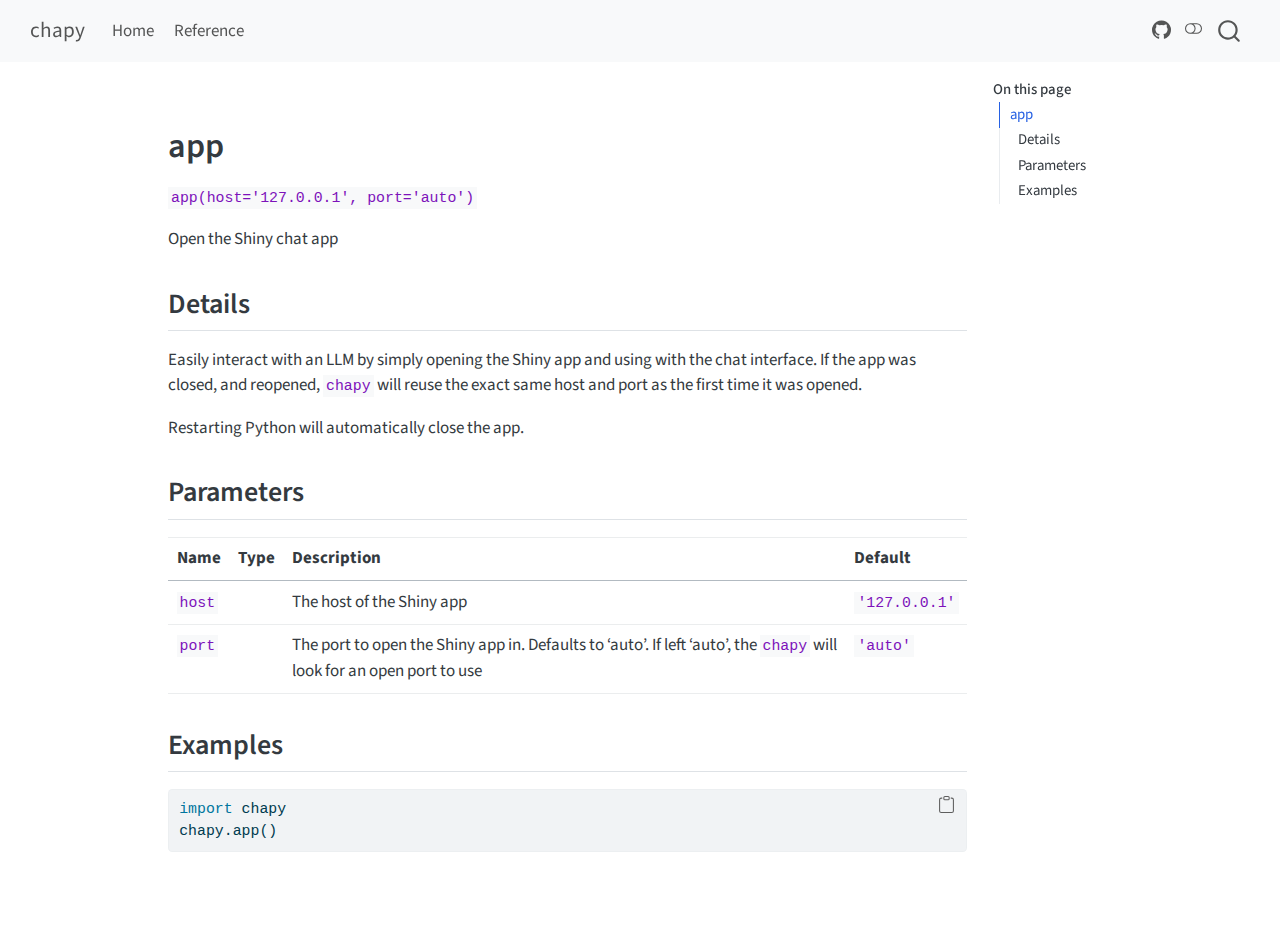
<file: docs/reference/app.html>
<!DOCTYPE html>
<html xmlns="http://www.w3.org/1999/xhtml" lang="en" xml:lang="en"><head>

<meta charset="utf-8">
<meta name="generator" content="quarto-1.5.56">

<meta name="viewport" content="width=device-width, initial-scale=1.0, user-scalable=yes">


<title>app – chapy</title>
<style>
code{white-space: pre-wrap;}
span.smallcaps{font-variant: small-caps;}
div.columns{display: flex; gap: min(4vw, 1.5em);}
div.column{flex: auto; overflow-x: auto;}
div.hanging-indent{margin-left: 1.5em; text-indent: -1.5em;}
ul.task-list{list-style: none;}
ul.task-list li input[type="checkbox"] {
  width: 0.8em;
  margin: 0 0.8em 0.2em -1em; /* quarto-specific, see https://github.com/quarto-dev/quarto-cli/issues/4556 */ 
  vertical-align: middle;
}
/* CSS for syntax highlighting */
pre > code.sourceCode { white-space: pre; position: relative; }
pre > code.sourceCode > span { line-height: 1.25; }
pre > code.sourceCode > span:empty { height: 1.2em; }
.sourceCode { overflow: visible; }
code.sourceCode > span { color: inherit; text-decoration: inherit; }
div.sourceCode { margin: 1em 0; }
pre.sourceCode { margin: 0; }
@media screen {
div.sourceCode { overflow: auto; }
}
@media print {
pre > code.sourceCode { white-space: pre-wrap; }
pre > code.sourceCode > span { display: inline-block; text-indent: -5em; padding-left: 5em; }
}
pre.numberSource code
  { counter-reset: source-line 0; }
pre.numberSource code > span
  { position: relative; left: -4em; counter-increment: source-line; }
pre.numberSource code > span > a:first-child::before
  { content: counter(source-line);
    position: relative; left: -1em; text-align: right; vertical-align: baseline;
    border: none; display: inline-block;
    -webkit-touch-callout: none; -webkit-user-select: none;
    -khtml-user-select: none; -moz-user-select: none;
    -ms-user-select: none; user-select: none;
    padding: 0 4px; width: 4em;
  }
pre.numberSource { margin-left: 3em;  padding-left: 4px; }
div.sourceCode
  {   }
@media screen {
pre > code.sourceCode > span > a:first-child::before { text-decoration: underline; }
}
</style>


<script src="../site_libs/quarto-nav/quarto-nav.js"></script>
<script src="../site_libs/quarto-nav/headroom.min.js"></script>
<script src="../site_libs/clipboard/clipboard.min.js"></script>
<script src="../site_libs/quarto-search/autocomplete.umd.js"></script>
<script src="../site_libs/quarto-search/fuse.min.js"></script>
<script src="../site_libs/quarto-search/quarto-search.js"></script>
<meta name="quarto:offset" content="../">
<script src="../site_libs/quarto-html/quarto.js"></script>
<script src="../site_libs/quarto-html/popper.min.js"></script>
<script src="../site_libs/quarto-html/tippy.umd.min.js"></script>
<script src="../site_libs/quarto-html/anchor.min.js"></script>
<link href="../site_libs/quarto-html/tippy.css" rel="stylesheet">
<link href="../site_libs/quarto-html/quarto-syntax-highlighting.css" rel="stylesheet" class="quarto-color-scheme" id="quarto-text-highlighting-styles">
<link href="../site_libs/quarto-html/quarto-syntax-highlighting-dark.css" rel="prefetch" class="quarto-color-scheme quarto-color-alternate" id="quarto-text-highlighting-styles">
<script src="../site_libs/bootstrap/bootstrap.min.js"></script>
<link href="../site_libs/bootstrap/bootstrap-icons.css" rel="stylesheet">
<link href="../site_libs/bootstrap/bootstrap.min.css" rel="stylesheet" class="quarto-color-scheme" id="quarto-bootstrap" data-mode="light">
<link href="../site_libs/bootstrap/bootstrap-dark.min.css" rel="prefetch" class="quarto-color-scheme quarto-color-alternate" id="quarto-bootstrap" data-mode="dark">
<script id="quarto-search-options" type="application/json">{
  "location": "navbar",
  "copy-button": false,
  "collapse-after": 3,
  "panel-placement": "end",
  "type": "overlay",
  "limit": 50,
  "keyboard-shortcut": [
    "f",
    "/",
    "s"
  ],
  "show-item-context": false,
  "language": {
    "search-no-results-text": "No results",
    "search-matching-documents-text": "matching documents",
    "search-copy-link-title": "Copy link to search",
    "search-hide-matches-text": "Hide additional matches",
    "search-more-match-text": "more match in this document",
    "search-more-matches-text": "more matches in this document",
    "search-clear-button-title": "Clear",
    "search-text-placeholder": "",
    "search-detached-cancel-button-title": "Cancel",
    "search-submit-button-title": "Submit",
    "search-label": "Search"
  }
}</script>


</head>

<body class="nav-fixed">

<div id="quarto-search-results"></div>
  <header id="quarto-header" class="headroom fixed-top">
    <nav class="navbar navbar-expand-lg " data-bs-theme="dark">
      <div class="navbar-container container-fluid">
      <div class="navbar-brand-container mx-auto">
    <a class="navbar-brand" href="../index.html">
    <span class="navbar-title">chapy</span>
    </a>
  </div>
            <div id="quarto-search" class="" title="Search"></div>
          <button class="navbar-toggler" type="button" data-bs-toggle="collapse" data-bs-target="#navbarCollapse" aria-controls="navbarCollapse" role="menu" aria-expanded="false" aria-label="Toggle navigation" onclick="if (window.quartoToggleHeadroom) { window.quartoToggleHeadroom(); }">
  <span class="navbar-toggler-icon"></span>
</button>
          <div class="collapse navbar-collapse" id="navbarCollapse">
            <ul class="navbar-nav navbar-nav-scroll me-auto">
  <li class="nav-item">
    <a class="nav-link" href="../index.html"> 
<span class="menu-text">Home</span></a>
  </li>  
  <li class="nav-item">
    <a class="nav-link" href="../reference/index.html"> 
<span class="menu-text">Reference</span></a>
  </li>  
</ul>
            <ul class="navbar-nav navbar-nav-scroll ms-auto">
  <li class="nav-item compact">
    <a class="nav-link" href="https://github.com/edgararuiz/chapy"> <i class="bi bi-github" role="img">
</i> 
<span class="menu-text"></span></a>
  </li>  
</ul>
          </div> <!-- /navcollapse -->
            <div class="quarto-navbar-tools">
  <a href="" class="quarto-color-scheme-toggle quarto-navigation-tool  px-1" onclick="window.quartoToggleColorScheme(); return false;" title="Toggle dark mode"><i class="bi"></i></a>
</div>
      </div> <!-- /container-fluid -->
    </nav>
</header>
<!-- content -->
<div id="quarto-content" class="quarto-container page-columns page-rows-contents page-layout-article page-navbar">
<!-- sidebar -->
<!-- margin-sidebar -->
    <div id="quarto-margin-sidebar" class="sidebar margin-sidebar">
        <nav id="TOC" role="doc-toc" class="toc-active">
    <h2 id="toc-title">On this page</h2>
   
  <ul>
  <li><a href="#chapy.app" id="toc-chapy.app" class="nav-link active" data-scroll-target="#chapy.app">app</a>
  <ul class="collapse">
  <li><a href="#details" id="toc-details" class="nav-link" data-scroll-target="#details">Details</a></li>
  <li><a href="#parameters" id="toc-parameters" class="nav-link" data-scroll-target="#parameters">Parameters</a></li>
  <li><a href="#examples" id="toc-examples" class="nav-link" data-scroll-target="#examples">Examples</a></li>
  </ul></li>
  </ul>
</nav>
    </div>
<!-- main -->
<main class="content" id="quarto-document-content">




<section id="chapy.app" class="level1">
<h1>app</h1>
<p><code>app(host='127.0.0.1', port='auto')</code></p>
<p>Open the Shiny chat app</p>
<section id="details" class="level2">
<h2 class="anchored" data-anchor-id="details">Details</h2>
<p>Easily interact with an LLM by simply opening the Shiny app and using with the chat interface. If the app was closed, and reopened, <code>chapy</code> will reuse the exact same host and port as the first time it was opened.</p>
<p>Restarting Python will automatically close the app.</p>
</section>
<section id="parameters" class="level2">
<h2 class="anchored" data-anchor-id="parameters">Parameters</h2>
<table class="caption-top table">
<colgroup>
<col style="width: 5%">
<col style="width: 5%">
<col style="width: 79%">
<col style="width: 10%">
</colgroup>
<thead>
<tr class="header">
<th>Name</th>
<th>Type</th>
<th>Description</th>
<th>Default</th>
</tr>
</thead>
<tbody>
<tr class="odd">
<td><code>host</code></td>
<td></td>
<td>The host of the Shiny app</td>
<td><code>'127.0.0.1'</code></td>
</tr>
<tr class="even">
<td><code>port</code></td>
<td></td>
<td>The port to open the Shiny app in. Defaults to ‘auto’. If left ‘auto’, the <code>chapy</code> will look for an open port to use</td>
<td><code>'auto'</code></td>
</tr>
</tbody>
</table>
</section>
<section id="examples" class="level2">
<h2 class="anchored" data-anchor-id="examples">Examples</h2>
<div class="sourceCode" id="cb1"><pre class="sourceCode python code-with-copy"><code class="sourceCode python"><span id="cb1-1"><a href="#cb1-1" aria-hidden="true" tabindex="-1"></a><span class="im">import</span> chapy</span>
<span id="cb1-2"><a href="#cb1-2" aria-hidden="true" tabindex="-1"></a>chapy.app()</span></code><button title="Copy to Clipboard" class="code-copy-button"><i class="bi"></i></button></pre></div>


</section>
</section>

</main> <!-- /main -->
<script id="quarto-html-after-body" type="application/javascript">
window.document.addEventListener("DOMContentLoaded", function (event) {
  const toggleBodyColorMode = (bsSheetEl) => {
    const mode = bsSheetEl.getAttribute("data-mode");
    const bodyEl = window.document.querySelector("body");
    if (mode === "dark") {
      bodyEl.classList.add("quarto-dark");
      bodyEl.classList.remove("quarto-light");
    } else {
      bodyEl.classList.add("quarto-light");
      bodyEl.classList.remove("quarto-dark");
    }
  }
  const toggleBodyColorPrimary = () => {
    const bsSheetEl = window.document.querySelector("link#quarto-bootstrap");
    if (bsSheetEl) {
      toggleBodyColorMode(bsSheetEl);
    }
  }
  toggleBodyColorPrimary();  
  const disableStylesheet = (stylesheets) => {
    for (let i=0; i < stylesheets.length; i++) {
      const stylesheet = stylesheets[i];
      stylesheet.rel = 'prefetch';
    }
  }
  const enableStylesheet = (stylesheets) => {
    for (let i=0; i < stylesheets.length; i++) {
      const stylesheet = stylesheets[i];
      stylesheet.rel = 'stylesheet';
    }
  }
  const manageTransitions = (selector, allowTransitions) => {
    const els = window.document.querySelectorAll(selector);
    for (let i=0; i < els.length; i++) {
      const el = els[i];
      if (allowTransitions) {
        el.classList.remove('notransition');
      } else {
        el.classList.add('notransition');
      }
    }
  }
  const toggleGiscusIfUsed = (isAlternate, darkModeDefault) => {
    const baseTheme = document.querySelector('#giscus-base-theme')?.value ?? 'light';
    const alternateTheme = document.querySelector('#giscus-alt-theme')?.value ?? 'dark';
    let newTheme = '';
    if(darkModeDefault) {
      newTheme = isAlternate ? baseTheme : alternateTheme;
    } else {
      newTheme = isAlternate ? alternateTheme : baseTheme;
    }
    const changeGiscusTheme = () => {
      // From: https://github.com/giscus/giscus/issues/336
      const sendMessage = (message) => {
        const iframe = document.querySelector('iframe.giscus-frame');
        if (!iframe) return;
        iframe.contentWindow.postMessage({ giscus: message }, 'https://giscus.app');
      }
      sendMessage({
        setConfig: {
          theme: newTheme
        }
      });
    }
    const isGiscussLoaded = window.document.querySelector('iframe.giscus-frame') !== null;
    if (isGiscussLoaded) {
      changeGiscusTheme();
    }
  }
  const toggleColorMode = (alternate) => {
    // Switch the stylesheets
    const alternateStylesheets = window.document.querySelectorAll('link.quarto-color-scheme.quarto-color-alternate');
    manageTransitions('#quarto-margin-sidebar .nav-link', false);
    if (alternate) {
      enableStylesheet(alternateStylesheets);
      for (const sheetNode of alternateStylesheets) {
        if (sheetNode.id === "quarto-bootstrap") {
          toggleBodyColorMode(sheetNode);
        }
      }
    } else {
      disableStylesheet(alternateStylesheets);
      toggleBodyColorPrimary();
    }
    manageTransitions('#quarto-margin-sidebar .nav-link', true);
    // Switch the toggles
    const toggles = window.document.querySelectorAll('.quarto-color-scheme-toggle');
    for (let i=0; i < toggles.length; i++) {
      const toggle = toggles[i];
      if (toggle) {
        if (alternate) {
          toggle.classList.add("alternate");     
        } else {
          toggle.classList.remove("alternate");
        }
      }
    }
    // Hack to workaround the fact that safari doesn't
    // properly recolor the scrollbar when toggling (#1455)
    if (navigator.userAgent.indexOf('Safari') > 0 && navigator.userAgent.indexOf('Chrome') == -1) {
      manageTransitions("body", false);
      window.scrollTo(0, 1);
      setTimeout(() => {
        window.scrollTo(0, 0);
        manageTransitions("body", true);
      }, 40);  
    }
  }
  const isFileUrl = () => { 
    return window.location.protocol === 'file:';
  }
  const hasAlternateSentinel = () => {  
    let styleSentinel = getColorSchemeSentinel();
    if (styleSentinel !== null) {
      return styleSentinel === "alternate";
    } else {
      return false;
    }
  }
  const setStyleSentinel = (alternate) => {
    const value = alternate ? "alternate" : "default";
    if (!isFileUrl()) {
      window.localStorage.setItem("quarto-color-scheme", value);
    } else {
      localAlternateSentinel = value;
    }
  }
  const getColorSchemeSentinel = () => {
    if (!isFileUrl()) {
      const storageValue = window.localStorage.getItem("quarto-color-scheme");
      return storageValue != null ? storageValue : localAlternateSentinel;
    } else {
      return localAlternateSentinel;
    }
  }
  const darkModeDefault = false;
  let localAlternateSentinel = darkModeDefault ? 'alternate' : 'default';
  // Dark / light mode switch
  window.quartoToggleColorScheme = () => {
    // Read the current dark / light value 
    let toAlternate = !hasAlternateSentinel();
    toggleColorMode(toAlternate);
    setStyleSentinel(toAlternate);
    toggleGiscusIfUsed(toAlternate, darkModeDefault);
  };
  // Ensure there is a toggle, if there isn't float one in the top right
  if (window.document.querySelector('.quarto-color-scheme-toggle') === null) {
    const a = window.document.createElement('a');
    a.classList.add('top-right');
    a.classList.add('quarto-color-scheme-toggle');
    a.href = "";
    a.onclick = function() { try { window.quartoToggleColorScheme(); } catch {} return false; };
    const i = window.document.createElement("i");
    i.classList.add('bi');
    a.appendChild(i);
    window.document.body.appendChild(a);
  }
  // Switch to dark mode if need be
  if (hasAlternateSentinel()) {
    toggleColorMode(true);
  } else {
    toggleColorMode(false);
  }
  const icon = "";
  const anchorJS = new window.AnchorJS();
  anchorJS.options = {
    placement: 'right',
    icon: icon
  };
  anchorJS.add('.anchored');
  const isCodeAnnotation = (el) => {
    for (const clz of el.classList) {
      if (clz.startsWith('code-annotation-')) {                     
        return true;
      }
    }
    return false;
  }
  const onCopySuccess = function(e) {
    // button target
    const button = e.trigger;
    // don't keep focus
    button.blur();
    // flash "checked"
    button.classList.add('code-copy-button-checked');
    var currentTitle = button.getAttribute("title");
    button.setAttribute("title", "Copied!");
    let tooltip;
    if (window.bootstrap) {
      button.setAttribute("data-bs-toggle", "tooltip");
      button.setAttribute("data-bs-placement", "left");
      button.setAttribute("data-bs-title", "Copied!");
      tooltip = new bootstrap.Tooltip(button, 
        { trigger: "manual", 
          customClass: "code-copy-button-tooltip",
          offset: [0, -8]});
      tooltip.show();    
    }
    setTimeout(function() {
      if (tooltip) {
        tooltip.hide();
        button.removeAttribute("data-bs-title");
        button.removeAttribute("data-bs-toggle");
        button.removeAttribute("data-bs-placement");
      }
      button.setAttribute("title", currentTitle);
      button.classList.remove('code-copy-button-checked');
    }, 1000);
    // clear code selection
    e.clearSelection();
  }
  const getTextToCopy = function(trigger) {
      const codeEl = trigger.previousElementSibling.cloneNode(true);
      for (const childEl of codeEl.children) {
        if (isCodeAnnotation(childEl)) {
          childEl.remove();
        }
      }
      return codeEl.innerText;
  }
  const clipboard = new window.ClipboardJS('.code-copy-button:not([data-in-quarto-modal])', {
    text: getTextToCopy
  });
  clipboard.on('success', onCopySuccess);
  if (window.document.getElementById('quarto-embedded-source-code-modal')) {
    // For code content inside modals, clipBoardJS needs to be initialized with a container option
    // TODO: Check when it could be a function (https://github.com/zenorocha/clipboard.js/issues/860)
    const clipboardModal = new window.ClipboardJS('.code-copy-button[data-in-quarto-modal]', {
      text: getTextToCopy,
      container: window.document.getElementById('quarto-embedded-source-code-modal')
    });
    clipboardModal.on('success', onCopySuccess);
  }
    var localhostRegex = new RegExp(/^(?:http|https):\/\/localhost\:?[0-9]*\//);
    var mailtoRegex = new RegExp(/^mailto:/);
      var filterRegex = new RegExp('/' + window.location.host + '/');
    var isInternal = (href) => {
        return filterRegex.test(href) || localhostRegex.test(href) || mailtoRegex.test(href);
    }
    // Inspect non-navigation links and adorn them if external
 	var links = window.document.querySelectorAll('a[href]:not(.nav-link):not(.navbar-brand):not(.toc-action):not(.sidebar-link):not(.sidebar-item-toggle):not(.pagination-link):not(.no-external):not([aria-hidden]):not(.dropdown-item):not(.quarto-navigation-tool):not(.about-link)');
    for (var i=0; i<links.length; i++) {
      const link = links[i];
      if (!isInternal(link.href)) {
        // undo the damage that might have been done by quarto-nav.js in the case of
        // links that we want to consider external
        if (link.dataset.originalHref !== undefined) {
          link.href = link.dataset.originalHref;
        }
      }
    }
  function tippyHover(el, contentFn, onTriggerFn, onUntriggerFn) {
    const config = {
      allowHTML: true,
      maxWidth: 500,
      delay: 100,
      arrow: false,
      appendTo: function(el) {
          return el.parentElement;
      },
      interactive: true,
      interactiveBorder: 10,
      theme: 'quarto',
      placement: 'bottom-start',
    };
    if (contentFn) {
      config.content = contentFn;
    }
    if (onTriggerFn) {
      config.onTrigger = onTriggerFn;
    }
    if (onUntriggerFn) {
      config.onUntrigger = onUntriggerFn;
    }
    window.tippy(el, config); 
  }
  const noterefs = window.document.querySelectorAll('a[role="doc-noteref"]');
  for (var i=0; i<noterefs.length; i++) {
    const ref = noterefs[i];
    tippyHover(ref, function() {
      // use id or data attribute instead here
      let href = ref.getAttribute('data-footnote-href') || ref.getAttribute('href');
      try { href = new URL(href).hash; } catch {}
      const id = href.replace(/^#\/?/, "");
      const note = window.document.getElementById(id);
      if (note) {
        return note.innerHTML;
      } else {
        return "";
      }
    });
  }
  const xrefs = window.document.querySelectorAll('a.quarto-xref');
  const processXRef = (id, note) => {
    // Strip column container classes
    const stripColumnClz = (el) => {
      el.classList.remove("page-full", "page-columns");
      if (el.children) {
        for (const child of el.children) {
          stripColumnClz(child);
        }
      }
    }
    stripColumnClz(note)
    if (id === null || id.startsWith('sec-')) {
      // Special case sections, only their first couple elements
      const container = document.createElement("div");
      if (note.children && note.children.length > 2) {
        container.appendChild(note.children[0].cloneNode(true));
        for (let i = 1; i < note.children.length; i++) {
          const child = note.children[i];
          if (child.tagName === "P" && child.innerText === "") {
            continue;
          } else {
            container.appendChild(child.cloneNode(true));
            break;
          }
        }
        if (window.Quarto?.typesetMath) {
          window.Quarto.typesetMath(container);
        }
        return container.innerHTML
      } else {
        if (window.Quarto?.typesetMath) {
          window.Quarto.typesetMath(note);
        }
        return note.innerHTML;
      }
    } else {
      // Remove any anchor links if they are present
      const anchorLink = note.querySelector('a.anchorjs-link');
      if (anchorLink) {
        anchorLink.remove();
      }
      if (window.Quarto?.typesetMath) {
        window.Quarto.typesetMath(note);
      }
      // TODO in 1.5, we should make sure this works without a callout special case
      if (note.classList.contains("callout")) {
        return note.outerHTML;
      } else {
        return note.innerHTML;
      }
    }
  }
  for (var i=0; i<xrefs.length; i++) {
    const xref = xrefs[i];
    tippyHover(xref, undefined, function(instance) {
      instance.disable();
      let url = xref.getAttribute('href');
      let hash = undefined; 
      if (url.startsWith('#')) {
        hash = url;
      } else {
        try { hash = new URL(url).hash; } catch {}
      }
      if (hash) {
        const id = hash.replace(/^#\/?/, "");
        const note = window.document.getElementById(id);
        if (note !== null) {
          try {
            const html = processXRef(id, note.cloneNode(true));
            instance.setContent(html);
          } finally {
            instance.enable();
            instance.show();
          }
        } else {
          // See if we can fetch this
          fetch(url.split('#')[0])
          .then(res => res.text())
          .then(html => {
            const parser = new DOMParser();
            const htmlDoc = parser.parseFromString(html, "text/html");
            const note = htmlDoc.getElementById(id);
            if (note !== null) {
              const html = processXRef(id, note);
              instance.setContent(html);
            } 
          }).finally(() => {
            instance.enable();
            instance.show();
          });
        }
      } else {
        // See if we can fetch a full url (with no hash to target)
        // This is a special case and we should probably do some content thinning / targeting
        fetch(url)
        .then(res => res.text())
        .then(html => {
          const parser = new DOMParser();
          const htmlDoc = parser.parseFromString(html, "text/html");
          const note = htmlDoc.querySelector('main.content');
          if (note !== null) {
            // This should only happen for chapter cross references
            // (since there is no id in the URL)
            // remove the first header
            if (note.children.length > 0 && note.children[0].tagName === "HEADER") {
              note.children[0].remove();
            }
            const html = processXRef(null, note);
            instance.setContent(html);
          } 
        }).finally(() => {
          instance.enable();
          instance.show();
        });
      }
    }, function(instance) {
    });
  }
      let selectedAnnoteEl;
      const selectorForAnnotation = ( cell, annotation) => {
        let cellAttr = 'data-code-cell="' + cell + '"';
        let lineAttr = 'data-code-annotation="' +  annotation + '"';
        const selector = 'span[' + cellAttr + '][' + lineAttr + ']';
        return selector;
      }
      const selectCodeLines = (annoteEl) => {
        const doc = window.document;
        const targetCell = annoteEl.getAttribute("data-target-cell");
        const targetAnnotation = annoteEl.getAttribute("data-target-annotation");
        const annoteSpan = window.document.querySelector(selectorForAnnotation(targetCell, targetAnnotation));
        const lines = annoteSpan.getAttribute("data-code-lines").split(",");
        const lineIds = lines.map((line) => {
          return targetCell + "-" + line;
        })
        let top = null;
        let height = null;
        let parent = null;
        if (lineIds.length > 0) {
            //compute the position of the single el (top and bottom and make a div)
            const el = window.document.getElementById(lineIds[0]);
            top = el.offsetTop;
            height = el.offsetHeight;
            parent = el.parentElement.parentElement;
          if (lineIds.length > 1) {
            const lastEl = window.document.getElementById(lineIds[lineIds.length - 1]);
            const bottom = lastEl.offsetTop + lastEl.offsetHeight;
            height = bottom - top;
          }
          if (top !== null && height !== null && parent !== null) {
            // cook up a div (if necessary) and position it 
            let div = window.document.getElementById("code-annotation-line-highlight");
            if (div === null) {
              div = window.document.createElement("div");
              div.setAttribute("id", "code-annotation-line-highlight");
              div.style.position = 'absolute';
              parent.appendChild(div);
            }
            div.style.top = top - 2 + "px";
            div.style.height = height + 4 + "px";
            div.style.left = 0;
            let gutterDiv = window.document.getElementById("code-annotation-line-highlight-gutter");
            if (gutterDiv === null) {
              gutterDiv = window.document.createElement("div");
              gutterDiv.setAttribute("id", "code-annotation-line-highlight-gutter");
              gutterDiv.style.position = 'absolute';
              const codeCell = window.document.getElementById(targetCell);
              const gutter = codeCell.querySelector('.code-annotation-gutter');
              gutter.appendChild(gutterDiv);
            }
            gutterDiv.style.top = top - 2 + "px";
            gutterDiv.style.height = height + 4 + "px";
          }
          selectedAnnoteEl = annoteEl;
        }
      };
      const unselectCodeLines = () => {
        const elementsIds = ["code-annotation-line-highlight", "code-annotation-line-highlight-gutter"];
        elementsIds.forEach((elId) => {
          const div = window.document.getElementById(elId);
          if (div) {
            div.remove();
          }
        });
        selectedAnnoteEl = undefined;
      };
        // Handle positioning of the toggle
    window.addEventListener(
      "resize",
      throttle(() => {
        elRect = undefined;
        if (selectedAnnoteEl) {
          selectCodeLines(selectedAnnoteEl);
        }
      }, 10)
    );
    function throttle(fn, ms) {
    let throttle = false;
    let timer;
      return (...args) => {
        if(!throttle) { // first call gets through
            fn.apply(this, args);
            throttle = true;
        } else { // all the others get throttled
            if(timer) clearTimeout(timer); // cancel #2
            timer = setTimeout(() => {
              fn.apply(this, args);
              timer = throttle = false;
            }, ms);
        }
      };
    }
      // Attach click handler to the DT
      const annoteDls = window.document.querySelectorAll('dt[data-target-cell]');
      for (const annoteDlNode of annoteDls) {
        annoteDlNode.addEventListener('click', (event) => {
          const clickedEl = event.target;
          if (clickedEl !== selectedAnnoteEl) {
            unselectCodeLines();
            const activeEl = window.document.querySelector('dt[data-target-cell].code-annotation-active');
            if (activeEl) {
              activeEl.classList.remove('code-annotation-active');
            }
            selectCodeLines(clickedEl);
            clickedEl.classList.add('code-annotation-active');
          } else {
            // Unselect the line
            unselectCodeLines();
            clickedEl.classList.remove('code-annotation-active');
          }
        });
      }
  const findCites = (el) => {
    const parentEl = el.parentElement;
    if (parentEl) {
      const cites = parentEl.dataset.cites;
      if (cites) {
        return {
          el,
          cites: cites.split(' ')
        };
      } else {
        return findCites(el.parentElement)
      }
    } else {
      return undefined;
    }
  };
  var bibliorefs = window.document.querySelectorAll('a[role="doc-biblioref"]');
  for (var i=0; i<bibliorefs.length; i++) {
    const ref = bibliorefs[i];
    const citeInfo = findCites(ref);
    if (citeInfo) {
      tippyHover(citeInfo.el, function() {
        var popup = window.document.createElement('div');
        citeInfo.cites.forEach(function(cite) {
          var citeDiv = window.document.createElement('div');
          citeDiv.classList.add('hanging-indent');
          citeDiv.classList.add('csl-entry');
          var biblioDiv = window.document.getElementById('ref-' + cite);
          if (biblioDiv) {
            citeDiv.innerHTML = biblioDiv.innerHTML;
          }
          popup.appendChild(citeDiv);
        });
        return popup.innerHTML;
      });
    }
  }
});
</script>
</div> <!-- /content -->




</body></html>
</file>
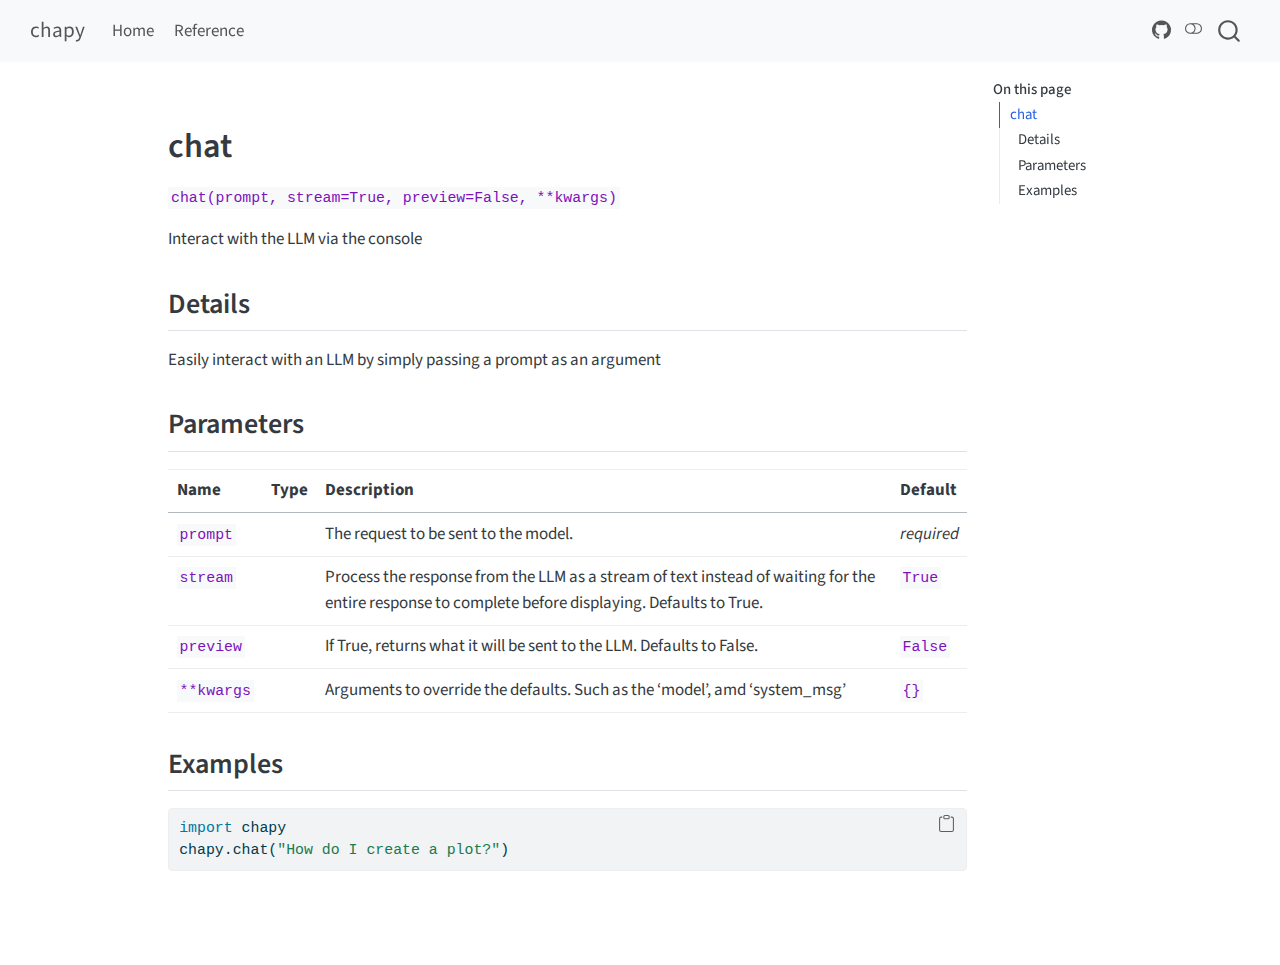
<file: docs/reference/chat.html>
<!DOCTYPE html>
<html xmlns="http://www.w3.org/1999/xhtml" lang="en" xml:lang="en"><head>

<meta charset="utf-8">
<meta name="generator" content="quarto-1.5.56">

<meta name="viewport" content="width=device-width, initial-scale=1.0, user-scalable=yes">


<title>chat – chapy</title>
<style>
code{white-space: pre-wrap;}
span.smallcaps{font-variant: small-caps;}
div.columns{display: flex; gap: min(4vw, 1.5em);}
div.column{flex: auto; overflow-x: auto;}
div.hanging-indent{margin-left: 1.5em; text-indent: -1.5em;}
ul.task-list{list-style: none;}
ul.task-list li input[type="checkbox"] {
  width: 0.8em;
  margin: 0 0.8em 0.2em -1em; /* quarto-specific, see https://github.com/quarto-dev/quarto-cli/issues/4556 */ 
  vertical-align: middle;
}
/* CSS for syntax highlighting */
pre > code.sourceCode { white-space: pre; position: relative; }
pre > code.sourceCode > span { line-height: 1.25; }
pre > code.sourceCode > span:empty { height: 1.2em; }
.sourceCode { overflow: visible; }
code.sourceCode > span { color: inherit; text-decoration: inherit; }
div.sourceCode { margin: 1em 0; }
pre.sourceCode { margin: 0; }
@media screen {
div.sourceCode { overflow: auto; }
}
@media print {
pre > code.sourceCode { white-space: pre-wrap; }
pre > code.sourceCode > span { display: inline-block; text-indent: -5em; padding-left: 5em; }
}
pre.numberSource code
  { counter-reset: source-line 0; }
pre.numberSource code > span
  { position: relative; left: -4em; counter-increment: source-line; }
pre.numberSource code > span > a:first-child::before
  { content: counter(source-line);
    position: relative; left: -1em; text-align: right; vertical-align: baseline;
    border: none; display: inline-block;
    -webkit-touch-callout: none; -webkit-user-select: none;
    -khtml-user-select: none; -moz-user-select: none;
    -ms-user-select: none; user-select: none;
    padding: 0 4px; width: 4em;
  }
pre.numberSource { margin-left: 3em;  padding-left: 4px; }
div.sourceCode
  {   }
@media screen {
pre > code.sourceCode > span > a:first-child::before { text-decoration: underline; }
}
</style>


<script src="../site_libs/quarto-nav/quarto-nav.js"></script>
<script src="../site_libs/quarto-nav/headroom.min.js"></script>
<script src="../site_libs/clipboard/clipboard.min.js"></script>
<script src="../site_libs/quarto-search/autocomplete.umd.js"></script>
<script src="../site_libs/quarto-search/fuse.min.js"></script>
<script src="../site_libs/quarto-search/quarto-search.js"></script>
<meta name="quarto:offset" content="../">
<script src="../site_libs/quarto-html/quarto.js"></script>
<script src="../site_libs/quarto-html/popper.min.js"></script>
<script src="../site_libs/quarto-html/tippy.umd.min.js"></script>
<script src="../site_libs/quarto-html/anchor.min.js"></script>
<link href="../site_libs/quarto-html/tippy.css" rel="stylesheet">
<link href="../site_libs/quarto-html/quarto-syntax-highlighting.css" rel="stylesheet" class="quarto-color-scheme" id="quarto-text-highlighting-styles">
<link href="../site_libs/quarto-html/quarto-syntax-highlighting-dark.css" rel="prefetch" class="quarto-color-scheme quarto-color-alternate" id="quarto-text-highlighting-styles">
<script src="../site_libs/bootstrap/bootstrap.min.js"></script>
<link href="../site_libs/bootstrap/bootstrap-icons.css" rel="stylesheet">
<link href="../site_libs/bootstrap/bootstrap.min.css" rel="stylesheet" class="quarto-color-scheme" id="quarto-bootstrap" data-mode="light">
<link href="../site_libs/bootstrap/bootstrap-dark.min.css" rel="prefetch" class="quarto-color-scheme quarto-color-alternate" id="quarto-bootstrap" data-mode="dark">
<script id="quarto-search-options" type="application/json">{
  "location": "navbar",
  "copy-button": false,
  "collapse-after": 3,
  "panel-placement": "end",
  "type": "overlay",
  "limit": 50,
  "keyboard-shortcut": [
    "f",
    "/",
    "s"
  ],
  "show-item-context": false,
  "language": {
    "search-no-results-text": "No results",
    "search-matching-documents-text": "matching documents",
    "search-copy-link-title": "Copy link to search",
    "search-hide-matches-text": "Hide additional matches",
    "search-more-match-text": "more match in this document",
    "search-more-matches-text": "more matches in this document",
    "search-clear-button-title": "Clear",
    "search-text-placeholder": "",
    "search-detached-cancel-button-title": "Cancel",
    "search-submit-button-title": "Submit",
    "search-label": "Search"
  }
}</script>


</head>

<body class="nav-fixed">

<div id="quarto-search-results"></div>
  <header id="quarto-header" class="headroom fixed-top">
    <nav class="navbar navbar-expand-lg " data-bs-theme="dark">
      <div class="navbar-container container-fluid">
      <div class="navbar-brand-container mx-auto">
    <a class="navbar-brand" href="../index.html">
    <span class="navbar-title">chapy</span>
    </a>
  </div>
            <div id="quarto-search" class="" title="Search"></div>
          <button class="navbar-toggler" type="button" data-bs-toggle="collapse" data-bs-target="#navbarCollapse" aria-controls="navbarCollapse" role="menu" aria-expanded="false" aria-label="Toggle navigation" onclick="if (window.quartoToggleHeadroom) { window.quartoToggleHeadroom(); }">
  <span class="navbar-toggler-icon"></span>
</button>
          <div class="collapse navbar-collapse" id="navbarCollapse">
            <ul class="navbar-nav navbar-nav-scroll me-auto">
  <li class="nav-item">
    <a class="nav-link" href="../index.html"> 
<span class="menu-text">Home</span></a>
  </li>  
  <li class="nav-item">
    <a class="nav-link" href="../reference/index.html"> 
<span class="menu-text">Reference</span></a>
  </li>  
</ul>
            <ul class="navbar-nav navbar-nav-scroll ms-auto">
  <li class="nav-item compact">
    <a class="nav-link" href="https://github.com/edgararuiz/chapy"> <i class="bi bi-github" role="img">
</i> 
<span class="menu-text"></span></a>
  </li>  
</ul>
          </div> <!-- /navcollapse -->
            <div class="quarto-navbar-tools">
  <a href="" class="quarto-color-scheme-toggle quarto-navigation-tool  px-1" onclick="window.quartoToggleColorScheme(); return false;" title="Toggle dark mode"><i class="bi"></i></a>
</div>
      </div> <!-- /container-fluid -->
    </nav>
</header>
<!-- content -->
<div id="quarto-content" class="quarto-container page-columns page-rows-contents page-layout-article page-navbar">
<!-- sidebar -->
<!-- margin-sidebar -->
    <div id="quarto-margin-sidebar" class="sidebar margin-sidebar">
        <nav id="TOC" role="doc-toc" class="toc-active">
    <h2 id="toc-title">On this page</h2>
   
  <ul>
  <li><a href="#chapy.chat" id="toc-chapy.chat" class="nav-link active" data-scroll-target="#chapy.chat">chat</a>
  <ul class="collapse">
  <li><a href="#details" id="toc-details" class="nav-link" data-scroll-target="#details">Details</a></li>
  <li><a href="#parameters" id="toc-parameters" class="nav-link" data-scroll-target="#parameters">Parameters</a></li>
  <li><a href="#examples" id="toc-examples" class="nav-link" data-scroll-target="#examples">Examples</a></li>
  </ul></li>
  </ul>
</nav>
    </div>
<!-- main -->
<main class="content" id="quarto-document-content">




<section id="chapy.chat" class="level1">
<h1>chat</h1>
<p><code>chat(prompt, stream=True, preview=False, **kwargs)</code></p>
<p>Interact with the LLM via the console</p>
<section id="details" class="level2">
<h2 class="anchored" data-anchor-id="details">Details</h2>
<p>Easily interact with an LLM by simply passing a prompt as an argument</p>
</section>
<section id="parameters" class="level2">
<h2 class="anchored" data-anchor-id="parameters">Parameters</h2>
<table class="caption-top table">
<colgroup>
<col style="width: 6%">
<col style="width: 4%">
<col style="width: 82%">
<col style="width: 6%">
</colgroup>
<thead>
<tr class="header">
<th>Name</th>
<th>Type</th>
<th>Description</th>
<th>Default</th>
</tr>
</thead>
<tbody>
<tr class="odd">
<td><code>prompt</code></td>
<td></td>
<td>The request to be sent to the model.</td>
<td><em>required</em></td>
</tr>
<tr class="even">
<td><code>stream</code></td>
<td></td>
<td>Process the response from the LLM as a stream of text instead of waiting for the entire response to complete before displaying. Defaults to True.</td>
<td><code>True</code></td>
</tr>
<tr class="odd">
<td><code>preview</code></td>
<td></td>
<td>If True, returns what it will be sent to the LLM. Defaults to False.</td>
<td><code>False</code></td>
</tr>
<tr class="even">
<td><code>**kwargs</code></td>
<td></td>
<td>Arguments to override the defaults. Such as the ‘model’, amd ‘system_msg’</td>
<td><code>{}</code></td>
</tr>
</tbody>
</table>
</section>
<section id="examples" class="level2">
<h2 class="anchored" data-anchor-id="examples">Examples</h2>
<div class="sourceCode" id="cb1"><pre class="sourceCode python code-with-copy"><code class="sourceCode python"><span id="cb1-1"><a href="#cb1-1" aria-hidden="true" tabindex="-1"></a><span class="im">import</span> chapy</span>
<span id="cb1-2"><a href="#cb1-2" aria-hidden="true" tabindex="-1"></a>chapy.chat(<span class="st">"How do I create a plot?"</span>)</span></code><button title="Copy to Clipboard" class="code-copy-button"><i class="bi"></i></button></pre></div>


</section>
</section>

</main> <!-- /main -->
<script id="quarto-html-after-body" type="application/javascript">
window.document.addEventListener("DOMContentLoaded", function (event) {
  const toggleBodyColorMode = (bsSheetEl) => {
    const mode = bsSheetEl.getAttribute("data-mode");
    const bodyEl = window.document.querySelector("body");
    if (mode === "dark") {
      bodyEl.classList.add("quarto-dark");
      bodyEl.classList.remove("quarto-light");
    } else {
      bodyEl.classList.add("quarto-light");
      bodyEl.classList.remove("quarto-dark");
    }
  }
  const toggleBodyColorPrimary = () => {
    const bsSheetEl = window.document.querySelector("link#quarto-bootstrap");
    if (bsSheetEl) {
      toggleBodyColorMode(bsSheetEl);
    }
  }
  toggleBodyColorPrimary();  
  const disableStylesheet = (stylesheets) => {
    for (let i=0; i < stylesheets.length; i++) {
      const stylesheet = stylesheets[i];
      stylesheet.rel = 'prefetch';
    }
  }
  const enableStylesheet = (stylesheets) => {
    for (let i=0; i < stylesheets.length; i++) {
      const stylesheet = stylesheets[i];
      stylesheet.rel = 'stylesheet';
    }
  }
  const manageTransitions = (selector, allowTransitions) => {
    const els = window.document.querySelectorAll(selector);
    for (let i=0; i < els.length; i++) {
      const el = els[i];
      if (allowTransitions) {
        el.classList.remove('notransition');
      } else {
        el.classList.add('notransition');
      }
    }
  }
  const toggleGiscusIfUsed = (isAlternate, darkModeDefault) => {
    const baseTheme = document.querySelector('#giscus-base-theme')?.value ?? 'light';
    const alternateTheme = document.querySelector('#giscus-alt-theme')?.value ?? 'dark';
    let newTheme = '';
    if(darkModeDefault) {
      newTheme = isAlternate ? baseTheme : alternateTheme;
    } else {
      newTheme = isAlternate ? alternateTheme : baseTheme;
    }
    const changeGiscusTheme = () => {
      // From: https://github.com/giscus/giscus/issues/336
      const sendMessage = (message) => {
        const iframe = document.querySelector('iframe.giscus-frame');
        if (!iframe) return;
        iframe.contentWindow.postMessage({ giscus: message }, 'https://giscus.app');
      }
      sendMessage({
        setConfig: {
          theme: newTheme
        }
      });
    }
    const isGiscussLoaded = window.document.querySelector('iframe.giscus-frame') !== null;
    if (isGiscussLoaded) {
      changeGiscusTheme();
    }
  }
  const toggleColorMode = (alternate) => {
    // Switch the stylesheets
    const alternateStylesheets = window.document.querySelectorAll('link.quarto-color-scheme.quarto-color-alternate');
    manageTransitions('#quarto-margin-sidebar .nav-link', false);
    if (alternate) {
      enableStylesheet(alternateStylesheets);
      for (const sheetNode of alternateStylesheets) {
        if (sheetNode.id === "quarto-bootstrap") {
          toggleBodyColorMode(sheetNode);
        }
      }
    } else {
      disableStylesheet(alternateStylesheets);
      toggleBodyColorPrimary();
    }
    manageTransitions('#quarto-margin-sidebar .nav-link', true);
    // Switch the toggles
    const toggles = window.document.querySelectorAll('.quarto-color-scheme-toggle');
    for (let i=0; i < toggles.length; i++) {
      const toggle = toggles[i];
      if (toggle) {
        if (alternate) {
          toggle.classList.add("alternate");     
        } else {
          toggle.classList.remove("alternate");
        }
      }
    }
    // Hack to workaround the fact that safari doesn't
    // properly recolor the scrollbar when toggling (#1455)
    if (navigator.userAgent.indexOf('Safari') > 0 && navigator.userAgent.indexOf('Chrome') == -1) {
      manageTransitions("body", false);
      window.scrollTo(0, 1);
      setTimeout(() => {
        window.scrollTo(0, 0);
        manageTransitions("body", true);
      }, 40);  
    }
  }
  const isFileUrl = () => { 
    return window.location.protocol === 'file:';
  }
  const hasAlternateSentinel = () => {  
    let styleSentinel = getColorSchemeSentinel();
    if (styleSentinel !== null) {
      return styleSentinel === "alternate";
    } else {
      return false;
    }
  }
  const setStyleSentinel = (alternate) => {
    const value = alternate ? "alternate" : "default";
    if (!isFileUrl()) {
      window.localStorage.setItem("quarto-color-scheme", value);
    } else {
      localAlternateSentinel = value;
    }
  }
  const getColorSchemeSentinel = () => {
    if (!isFileUrl()) {
      const storageValue = window.localStorage.getItem("quarto-color-scheme");
      return storageValue != null ? storageValue : localAlternateSentinel;
    } else {
      return localAlternateSentinel;
    }
  }
  const darkModeDefault = false;
  let localAlternateSentinel = darkModeDefault ? 'alternate' : 'default';
  // Dark / light mode switch
  window.quartoToggleColorScheme = () => {
    // Read the current dark / light value 
    let toAlternate = !hasAlternateSentinel();
    toggleColorMode(toAlternate);
    setStyleSentinel(toAlternate);
    toggleGiscusIfUsed(toAlternate, darkModeDefault);
  };
  // Ensure there is a toggle, if there isn't float one in the top right
  if (window.document.querySelector('.quarto-color-scheme-toggle') === null) {
    const a = window.document.createElement('a');
    a.classList.add('top-right');
    a.classList.add('quarto-color-scheme-toggle');
    a.href = "";
    a.onclick = function() { try { window.quartoToggleColorScheme(); } catch {} return false; };
    const i = window.document.createElement("i");
    i.classList.add('bi');
    a.appendChild(i);
    window.document.body.appendChild(a);
  }
  // Switch to dark mode if need be
  if (hasAlternateSentinel()) {
    toggleColorMode(true);
  } else {
    toggleColorMode(false);
  }
  const icon = "";
  const anchorJS = new window.AnchorJS();
  anchorJS.options = {
    placement: 'right',
    icon: icon
  };
  anchorJS.add('.anchored');
  const isCodeAnnotation = (el) => {
    for (const clz of el.classList) {
      if (clz.startsWith('code-annotation-')) {                     
        return true;
      }
    }
    return false;
  }
  const onCopySuccess = function(e) {
    // button target
    const button = e.trigger;
    // don't keep focus
    button.blur();
    // flash "checked"
    button.classList.add('code-copy-button-checked');
    var currentTitle = button.getAttribute("title");
    button.setAttribute("title", "Copied!");
    let tooltip;
    if (window.bootstrap) {
      button.setAttribute("data-bs-toggle", "tooltip");
      button.setAttribute("data-bs-placement", "left");
      button.setAttribute("data-bs-title", "Copied!");
      tooltip = new bootstrap.Tooltip(button, 
        { trigger: "manual", 
          customClass: "code-copy-button-tooltip",
          offset: [0, -8]});
      tooltip.show();    
    }
    setTimeout(function() {
      if (tooltip) {
        tooltip.hide();
        button.removeAttribute("data-bs-title");
        button.removeAttribute("data-bs-toggle");
        button.removeAttribute("data-bs-placement");
      }
      button.setAttribute("title", currentTitle);
      button.classList.remove('code-copy-button-checked');
    }, 1000);
    // clear code selection
    e.clearSelection();
  }
  const getTextToCopy = function(trigger) {
      const codeEl = trigger.previousElementSibling.cloneNode(true);
      for (const childEl of codeEl.children) {
        if (isCodeAnnotation(childEl)) {
          childEl.remove();
        }
      }
      return codeEl.innerText;
  }
  const clipboard = new window.ClipboardJS('.code-copy-button:not([data-in-quarto-modal])', {
    text: getTextToCopy
  });
  clipboard.on('success', onCopySuccess);
  if (window.document.getElementById('quarto-embedded-source-code-modal')) {
    // For code content inside modals, clipBoardJS needs to be initialized with a container option
    // TODO: Check when it could be a function (https://github.com/zenorocha/clipboard.js/issues/860)
    const clipboardModal = new window.ClipboardJS('.code-copy-button[data-in-quarto-modal]', {
      text: getTextToCopy,
      container: window.document.getElementById('quarto-embedded-source-code-modal')
    });
    clipboardModal.on('success', onCopySuccess);
  }
    var localhostRegex = new RegExp(/^(?:http|https):\/\/localhost\:?[0-9]*\//);
    var mailtoRegex = new RegExp(/^mailto:/);
      var filterRegex = new RegExp('/' + window.location.host + '/');
    var isInternal = (href) => {
        return filterRegex.test(href) || localhostRegex.test(href) || mailtoRegex.test(href);
    }
    // Inspect non-navigation links and adorn them if external
 	var links = window.document.querySelectorAll('a[href]:not(.nav-link):not(.navbar-brand):not(.toc-action):not(.sidebar-link):not(.sidebar-item-toggle):not(.pagination-link):not(.no-external):not([aria-hidden]):not(.dropdown-item):not(.quarto-navigation-tool):not(.about-link)');
    for (var i=0; i<links.length; i++) {
      const link = links[i];
      if (!isInternal(link.href)) {
        // undo the damage that might have been done by quarto-nav.js in the case of
        // links that we want to consider external
        if (link.dataset.originalHref !== undefined) {
          link.href = link.dataset.originalHref;
        }
      }
    }
  function tippyHover(el, contentFn, onTriggerFn, onUntriggerFn) {
    const config = {
      allowHTML: true,
      maxWidth: 500,
      delay: 100,
      arrow: false,
      appendTo: function(el) {
          return el.parentElement;
      },
      interactive: true,
      interactiveBorder: 10,
      theme: 'quarto',
      placement: 'bottom-start',
    };
    if (contentFn) {
      config.content = contentFn;
    }
    if (onTriggerFn) {
      config.onTrigger = onTriggerFn;
    }
    if (onUntriggerFn) {
      config.onUntrigger = onUntriggerFn;
    }
    window.tippy(el, config); 
  }
  const noterefs = window.document.querySelectorAll('a[role="doc-noteref"]');
  for (var i=0; i<noterefs.length; i++) {
    const ref = noterefs[i];
    tippyHover(ref, function() {
      // use id or data attribute instead here
      let href = ref.getAttribute('data-footnote-href') || ref.getAttribute('href');
      try { href = new URL(href).hash; } catch {}
      const id = href.replace(/^#\/?/, "");
      const note = window.document.getElementById(id);
      if (note) {
        return note.innerHTML;
      } else {
        return "";
      }
    });
  }
  const xrefs = window.document.querySelectorAll('a.quarto-xref');
  const processXRef = (id, note) => {
    // Strip column container classes
    const stripColumnClz = (el) => {
      el.classList.remove("page-full", "page-columns");
      if (el.children) {
        for (const child of el.children) {
          stripColumnClz(child);
        }
      }
    }
    stripColumnClz(note)
    if (id === null || id.startsWith('sec-')) {
      // Special case sections, only their first couple elements
      const container = document.createElement("div");
      if (note.children && note.children.length > 2) {
        container.appendChild(note.children[0].cloneNode(true));
        for (let i = 1; i < note.children.length; i++) {
          const child = note.children[i];
          if (child.tagName === "P" && child.innerText === "") {
            continue;
          } else {
            container.appendChild(child.cloneNode(true));
            break;
          }
        }
        if (window.Quarto?.typesetMath) {
          window.Quarto.typesetMath(container);
        }
        return container.innerHTML
      } else {
        if (window.Quarto?.typesetMath) {
          window.Quarto.typesetMath(note);
        }
        return note.innerHTML;
      }
    } else {
      // Remove any anchor links if they are present
      const anchorLink = note.querySelector('a.anchorjs-link');
      if (anchorLink) {
        anchorLink.remove();
      }
      if (window.Quarto?.typesetMath) {
        window.Quarto.typesetMath(note);
      }
      // TODO in 1.5, we should make sure this works without a callout special case
      if (note.classList.contains("callout")) {
        return note.outerHTML;
      } else {
        return note.innerHTML;
      }
    }
  }
  for (var i=0; i<xrefs.length; i++) {
    const xref = xrefs[i];
    tippyHover(xref, undefined, function(instance) {
      instance.disable();
      let url = xref.getAttribute('href');
      let hash = undefined; 
      if (url.startsWith('#')) {
        hash = url;
      } else {
        try { hash = new URL(url).hash; } catch {}
      }
      if (hash) {
        const id = hash.replace(/^#\/?/, "");
        const note = window.document.getElementById(id);
        if (note !== null) {
          try {
            const html = processXRef(id, note.cloneNode(true));
            instance.setContent(html);
          } finally {
            instance.enable();
            instance.show();
          }
        } else {
          // See if we can fetch this
          fetch(url.split('#')[0])
          .then(res => res.text())
          .then(html => {
            const parser = new DOMParser();
            const htmlDoc = parser.parseFromString(html, "text/html");
            const note = htmlDoc.getElementById(id);
            if (note !== null) {
              const html = processXRef(id, note);
              instance.setContent(html);
            } 
          }).finally(() => {
            instance.enable();
            instance.show();
          });
        }
      } else {
        // See if we can fetch a full url (with no hash to target)
        // This is a special case and we should probably do some content thinning / targeting
        fetch(url)
        .then(res => res.text())
        .then(html => {
          const parser = new DOMParser();
          const htmlDoc = parser.parseFromString(html, "text/html");
          const note = htmlDoc.querySelector('main.content');
          if (note !== null) {
            // This should only happen for chapter cross references
            // (since there is no id in the URL)
            // remove the first header
            if (note.children.length > 0 && note.children[0].tagName === "HEADER") {
              note.children[0].remove();
            }
            const html = processXRef(null, note);
            instance.setContent(html);
          } 
        }).finally(() => {
          instance.enable();
          instance.show();
        });
      }
    }, function(instance) {
    });
  }
      let selectedAnnoteEl;
      const selectorForAnnotation = ( cell, annotation) => {
        let cellAttr = 'data-code-cell="' + cell + '"';
        let lineAttr = 'data-code-annotation="' +  annotation + '"';
        const selector = 'span[' + cellAttr + '][' + lineAttr + ']';
        return selector;
      }
      const selectCodeLines = (annoteEl) => {
        const doc = window.document;
        const targetCell = annoteEl.getAttribute("data-target-cell");
        const targetAnnotation = annoteEl.getAttribute("data-target-annotation");
        const annoteSpan = window.document.querySelector(selectorForAnnotation(targetCell, targetAnnotation));
        const lines = annoteSpan.getAttribute("data-code-lines").split(",");
        const lineIds = lines.map((line) => {
          return targetCell + "-" + line;
        })
        let top = null;
        let height = null;
        let parent = null;
        if (lineIds.length > 0) {
            //compute the position of the single el (top and bottom and make a div)
            const el = window.document.getElementById(lineIds[0]);
            top = el.offsetTop;
            height = el.offsetHeight;
            parent = el.parentElement.parentElement;
          if (lineIds.length > 1) {
            const lastEl = window.document.getElementById(lineIds[lineIds.length - 1]);
            const bottom = lastEl.offsetTop + lastEl.offsetHeight;
            height = bottom - top;
          }
          if (top !== null && height !== null && parent !== null) {
            // cook up a div (if necessary) and position it 
            let div = window.document.getElementById("code-annotation-line-highlight");
            if (div === null) {
              div = window.document.createElement("div");
              div.setAttribute("id", "code-annotation-line-highlight");
              div.style.position = 'absolute';
              parent.appendChild(div);
            }
            div.style.top = top - 2 + "px";
            div.style.height = height + 4 + "px";
            div.style.left = 0;
            let gutterDiv = window.document.getElementById("code-annotation-line-highlight-gutter");
            if (gutterDiv === null) {
              gutterDiv = window.document.createElement("div");
              gutterDiv.setAttribute("id", "code-annotation-line-highlight-gutter");
              gutterDiv.style.position = 'absolute';
              const codeCell = window.document.getElementById(targetCell);
              const gutter = codeCell.querySelector('.code-annotation-gutter');
              gutter.appendChild(gutterDiv);
            }
            gutterDiv.style.top = top - 2 + "px";
            gutterDiv.style.height = height + 4 + "px";
          }
          selectedAnnoteEl = annoteEl;
        }
      };
      const unselectCodeLines = () => {
        const elementsIds = ["code-annotation-line-highlight", "code-annotation-line-highlight-gutter"];
        elementsIds.forEach((elId) => {
          const div = window.document.getElementById(elId);
          if (div) {
            div.remove();
          }
        });
        selectedAnnoteEl = undefined;
      };
        // Handle positioning of the toggle
    window.addEventListener(
      "resize",
      throttle(() => {
        elRect = undefined;
        if (selectedAnnoteEl) {
          selectCodeLines(selectedAnnoteEl);
        }
      }, 10)
    );
    function throttle(fn, ms) {
    let throttle = false;
    let timer;
      return (...args) => {
        if(!throttle) { // first call gets through
            fn.apply(this, args);
            throttle = true;
        } else { // all the others get throttled
            if(timer) clearTimeout(timer); // cancel #2
            timer = setTimeout(() => {
              fn.apply(this, args);
              timer = throttle = false;
            }, ms);
        }
      };
    }
      // Attach click handler to the DT
      const annoteDls = window.document.querySelectorAll('dt[data-target-cell]');
      for (const annoteDlNode of annoteDls) {
        annoteDlNode.addEventListener('click', (event) => {
          const clickedEl = event.target;
          if (clickedEl !== selectedAnnoteEl) {
            unselectCodeLines();
            const activeEl = window.document.querySelector('dt[data-target-cell].code-annotation-active');
            if (activeEl) {
              activeEl.classList.remove('code-annotation-active');
            }
            selectCodeLines(clickedEl);
            clickedEl.classList.add('code-annotation-active');
          } else {
            // Unselect the line
            unselectCodeLines();
            clickedEl.classList.remove('code-annotation-active');
          }
        });
      }
  const findCites = (el) => {
    const parentEl = el.parentElement;
    if (parentEl) {
      const cites = parentEl.dataset.cites;
      if (cites) {
        return {
          el,
          cites: cites.split(' ')
        };
      } else {
        return findCites(el.parentElement)
      }
    } else {
      return undefined;
    }
  };
  var bibliorefs = window.document.querySelectorAll('a[role="doc-biblioref"]');
  for (var i=0; i<bibliorefs.length; i++) {
    const ref = bibliorefs[i];
    const citeInfo = findCites(ref);
    if (citeInfo) {
      tippyHover(citeInfo.el, function() {
        var popup = window.document.createElement('div');
        citeInfo.cites.forEach(function(cite) {
          var citeDiv = window.document.createElement('div');
          citeDiv.classList.add('hanging-indent');
          citeDiv.classList.add('csl-entry');
          var biblioDiv = window.document.getElementById('ref-' + cite);
          if (biblioDiv) {
            citeDiv.innerHTML = biblioDiv.innerHTML;
          }
          popup.appendChild(citeDiv);
        });
        return popup.innerHTML;
      });
    }
  }
});
</script>
</div> <!-- /content -->




</body></html>
</file>
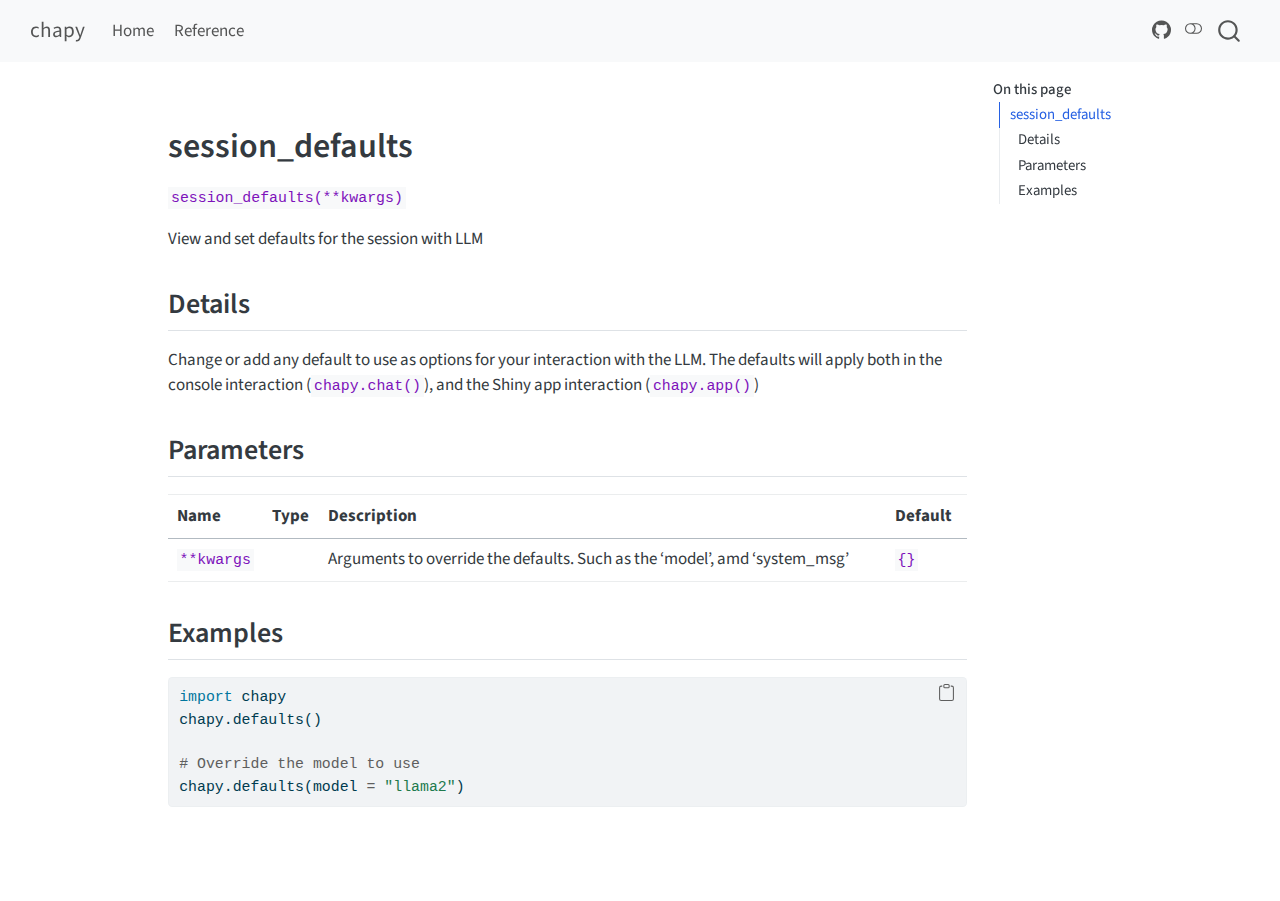
<file: docs/reference/session_defaults.html>
<!DOCTYPE html>
<html xmlns="http://www.w3.org/1999/xhtml" lang="en" xml:lang="en"><head>

<meta charset="utf-8">
<meta name="generator" content="quarto-1.5.56">

<meta name="viewport" content="width=device-width, initial-scale=1.0, user-scalable=yes">


<title>session_defaults – chapy</title>
<style>
code{white-space: pre-wrap;}
span.smallcaps{font-variant: small-caps;}
div.columns{display: flex; gap: min(4vw, 1.5em);}
div.column{flex: auto; overflow-x: auto;}
div.hanging-indent{margin-left: 1.5em; text-indent: -1.5em;}
ul.task-list{list-style: none;}
ul.task-list li input[type="checkbox"] {
  width: 0.8em;
  margin: 0 0.8em 0.2em -1em; /* quarto-specific, see https://github.com/quarto-dev/quarto-cli/issues/4556 */ 
  vertical-align: middle;
}
/* CSS for syntax highlighting */
pre > code.sourceCode { white-space: pre; position: relative; }
pre > code.sourceCode > span { line-height: 1.25; }
pre > code.sourceCode > span:empty { height: 1.2em; }
.sourceCode { overflow: visible; }
code.sourceCode > span { color: inherit; text-decoration: inherit; }
div.sourceCode { margin: 1em 0; }
pre.sourceCode { margin: 0; }
@media screen {
div.sourceCode { overflow: auto; }
}
@media print {
pre > code.sourceCode { white-space: pre-wrap; }
pre > code.sourceCode > span { display: inline-block; text-indent: -5em; padding-left: 5em; }
}
pre.numberSource code
  { counter-reset: source-line 0; }
pre.numberSource code > span
  { position: relative; left: -4em; counter-increment: source-line; }
pre.numberSource code > span > a:first-child::before
  { content: counter(source-line);
    position: relative; left: -1em; text-align: right; vertical-align: baseline;
    border: none; display: inline-block;
    -webkit-touch-callout: none; -webkit-user-select: none;
    -khtml-user-select: none; -moz-user-select: none;
    -ms-user-select: none; user-select: none;
    padding: 0 4px; width: 4em;
  }
pre.numberSource { margin-left: 3em;  padding-left: 4px; }
div.sourceCode
  {   }
@media screen {
pre > code.sourceCode > span > a:first-child::before { text-decoration: underline; }
}
</style>


<script src="../site_libs/quarto-nav/quarto-nav.js"></script>
<script src="../site_libs/quarto-nav/headroom.min.js"></script>
<script src="../site_libs/clipboard/clipboard.min.js"></script>
<script src="../site_libs/quarto-search/autocomplete.umd.js"></script>
<script src="../site_libs/quarto-search/fuse.min.js"></script>
<script src="../site_libs/quarto-search/quarto-search.js"></script>
<meta name="quarto:offset" content="../">
<script src="../site_libs/quarto-html/quarto.js"></script>
<script src="../site_libs/quarto-html/popper.min.js"></script>
<script src="../site_libs/quarto-html/tippy.umd.min.js"></script>
<script src="../site_libs/quarto-html/anchor.min.js"></script>
<link href="../site_libs/quarto-html/tippy.css" rel="stylesheet">
<link href="../site_libs/quarto-html/quarto-syntax-highlighting.css" rel="stylesheet" class="quarto-color-scheme" id="quarto-text-highlighting-styles">
<link href="../site_libs/quarto-html/quarto-syntax-highlighting-dark.css" rel="prefetch" class="quarto-color-scheme quarto-color-alternate" id="quarto-text-highlighting-styles">
<script src="../site_libs/bootstrap/bootstrap.min.js"></script>
<link href="../site_libs/bootstrap/bootstrap-icons.css" rel="stylesheet">
<link href="../site_libs/bootstrap/bootstrap.min.css" rel="stylesheet" class="quarto-color-scheme" id="quarto-bootstrap" data-mode="light">
<link href="../site_libs/bootstrap/bootstrap-dark.min.css" rel="prefetch" class="quarto-color-scheme quarto-color-alternate" id="quarto-bootstrap" data-mode="dark">
<script id="quarto-search-options" type="application/json">{
  "location": "navbar",
  "copy-button": false,
  "collapse-after": 3,
  "panel-placement": "end",
  "type": "overlay",
  "limit": 50,
  "keyboard-shortcut": [
    "f",
    "/",
    "s"
  ],
  "show-item-context": false,
  "language": {
    "search-no-results-text": "No results",
    "search-matching-documents-text": "matching documents",
    "search-copy-link-title": "Copy link to search",
    "search-hide-matches-text": "Hide additional matches",
    "search-more-match-text": "more match in this document",
    "search-more-matches-text": "more matches in this document",
    "search-clear-button-title": "Clear",
    "search-text-placeholder": "",
    "search-detached-cancel-button-title": "Cancel",
    "search-submit-button-title": "Submit",
    "search-label": "Search"
  }
}</script>


</head>

<body class="nav-fixed">

<div id="quarto-search-results"></div>
  <header id="quarto-header" class="headroom fixed-top">
    <nav class="navbar navbar-expand-lg " data-bs-theme="dark">
      <div class="navbar-container container-fluid">
      <div class="navbar-brand-container mx-auto">
    <a class="navbar-brand" href="../index.html">
    <span class="navbar-title">chapy</span>
    </a>
  </div>
            <div id="quarto-search" class="" title="Search"></div>
          <button class="navbar-toggler" type="button" data-bs-toggle="collapse" data-bs-target="#navbarCollapse" aria-controls="navbarCollapse" role="menu" aria-expanded="false" aria-label="Toggle navigation" onclick="if (window.quartoToggleHeadroom) { window.quartoToggleHeadroom(); }">
  <span class="navbar-toggler-icon"></span>
</button>
          <div class="collapse navbar-collapse" id="navbarCollapse">
            <ul class="navbar-nav navbar-nav-scroll me-auto">
  <li class="nav-item">
    <a class="nav-link" href="../index.html"> 
<span class="menu-text">Home</span></a>
  </li>  
  <li class="nav-item">
    <a class="nav-link" href="../reference/index.html"> 
<span class="menu-text">Reference</span></a>
  </li>  
</ul>
            <ul class="navbar-nav navbar-nav-scroll ms-auto">
  <li class="nav-item compact">
    <a class="nav-link" href="https://github.com/edgararuiz/chapy"> <i class="bi bi-github" role="img">
</i> 
<span class="menu-text"></span></a>
  </li>  
</ul>
          </div> <!-- /navcollapse -->
            <div class="quarto-navbar-tools">
  <a href="" class="quarto-color-scheme-toggle quarto-navigation-tool  px-1" onclick="window.quartoToggleColorScheme(); return false;" title="Toggle dark mode"><i class="bi"></i></a>
</div>
      </div> <!-- /container-fluid -->
    </nav>
</header>
<!-- content -->
<div id="quarto-content" class="quarto-container page-columns page-rows-contents page-layout-article page-navbar">
<!-- sidebar -->
<!-- margin-sidebar -->
    <div id="quarto-margin-sidebar" class="sidebar margin-sidebar">
        <nav id="TOC" role="doc-toc" class="toc-active">
    <h2 id="toc-title">On this page</h2>
   
  <ul>
  <li><a href="#chapy.session_defaults" id="toc-chapy.session_defaults" class="nav-link active" data-scroll-target="#chapy.session_defaults">session_defaults</a>
  <ul class="collapse">
  <li><a href="#details" id="toc-details" class="nav-link" data-scroll-target="#details">Details</a></li>
  <li><a href="#parameters" id="toc-parameters" class="nav-link" data-scroll-target="#parameters">Parameters</a></li>
  <li><a href="#examples" id="toc-examples" class="nav-link" data-scroll-target="#examples">Examples</a></li>
  </ul></li>
  </ul>
</nav>
    </div>
<!-- main -->
<main class="content" id="quarto-document-content">




<section id="chapy.session_defaults" class="level1">
<h1>session_defaults</h1>
<p><code>session_defaults(**kwargs)</code></p>
<p>View and set defaults for the session with LLM</p>
<section id="details" class="level2">
<h2 class="anchored" data-anchor-id="details">Details</h2>
<p>Change or add any default to use as options for your interaction with the LLM. The defaults will apply both in the console interaction (<code>chapy.chat()</code>), and the Shiny app interaction (<code>chapy.app()</code>)</p>
</section>
<section id="parameters" class="level2">
<h2 class="anchored" data-anchor-id="parameters">Parameters</h2>
<table class="caption-top table">
<colgroup>
<col style="width: 11%">
<col style="width: 7%">
<col style="width: 70%">
<col style="width: 10%">
</colgroup>
<thead>
<tr class="header">
<th>Name</th>
<th>Type</th>
<th>Description</th>
<th>Default</th>
</tr>
</thead>
<tbody>
<tr class="odd">
<td><code>**kwargs</code></td>
<td></td>
<td>Arguments to override the defaults. Such as the ‘model’, amd ‘system_msg’</td>
<td><code>{}</code></td>
</tr>
</tbody>
</table>
</section>
<section id="examples" class="level2">
<h2 class="anchored" data-anchor-id="examples">Examples</h2>
<div class="sourceCode" id="cb1"><pre class="sourceCode python code-with-copy"><code class="sourceCode python"><span id="cb1-1"><a href="#cb1-1" aria-hidden="true" tabindex="-1"></a><span class="im">import</span> chapy</span>
<span id="cb1-2"><a href="#cb1-2" aria-hidden="true" tabindex="-1"></a>chapy.defaults()</span>
<span id="cb1-3"><a href="#cb1-3" aria-hidden="true" tabindex="-1"></a></span>
<span id="cb1-4"><a href="#cb1-4" aria-hidden="true" tabindex="-1"></a><span class="co"># Override the model to use</span></span>
<span id="cb1-5"><a href="#cb1-5" aria-hidden="true" tabindex="-1"></a>chapy.defaults(model <span class="op">=</span> <span class="st">"llama2"</span>)</span></code><button title="Copy to Clipboard" class="code-copy-button"><i class="bi"></i></button></pre></div>


</section>
</section>

</main> <!-- /main -->
<script id="quarto-html-after-body" type="application/javascript">
window.document.addEventListener("DOMContentLoaded", function (event) {
  const toggleBodyColorMode = (bsSheetEl) => {
    const mode = bsSheetEl.getAttribute("data-mode");
    const bodyEl = window.document.querySelector("body");
    if (mode === "dark") {
      bodyEl.classList.add("quarto-dark");
      bodyEl.classList.remove("quarto-light");
    } else {
      bodyEl.classList.add("quarto-light");
      bodyEl.classList.remove("quarto-dark");
    }
  }
  const toggleBodyColorPrimary = () => {
    const bsSheetEl = window.document.querySelector("link#quarto-bootstrap");
    if (bsSheetEl) {
      toggleBodyColorMode(bsSheetEl);
    }
  }
  toggleBodyColorPrimary();  
  const disableStylesheet = (stylesheets) => {
    for (let i=0; i < stylesheets.length; i++) {
      const stylesheet = stylesheets[i];
      stylesheet.rel = 'prefetch';
    }
  }
  const enableStylesheet = (stylesheets) => {
    for (let i=0; i < stylesheets.length; i++) {
      const stylesheet = stylesheets[i];
      stylesheet.rel = 'stylesheet';
    }
  }
  const manageTransitions = (selector, allowTransitions) => {
    const els = window.document.querySelectorAll(selector);
    for (let i=0; i < els.length; i++) {
      const el = els[i];
      if (allowTransitions) {
        el.classList.remove('notransition');
      } else {
        el.classList.add('notransition');
      }
    }
  }
  const toggleGiscusIfUsed = (isAlternate, darkModeDefault) => {
    const baseTheme = document.querySelector('#giscus-base-theme')?.value ?? 'light';
    const alternateTheme = document.querySelector('#giscus-alt-theme')?.value ?? 'dark';
    let newTheme = '';
    if(darkModeDefault) {
      newTheme = isAlternate ? baseTheme : alternateTheme;
    } else {
      newTheme = isAlternate ? alternateTheme : baseTheme;
    }
    const changeGiscusTheme = () => {
      // From: https://github.com/giscus/giscus/issues/336
      const sendMessage = (message) => {
        const iframe = document.querySelector('iframe.giscus-frame');
        if (!iframe) return;
        iframe.contentWindow.postMessage({ giscus: message }, 'https://giscus.app');
      }
      sendMessage({
        setConfig: {
          theme: newTheme
        }
      });
    }
    const isGiscussLoaded = window.document.querySelector('iframe.giscus-frame') !== null;
    if (isGiscussLoaded) {
      changeGiscusTheme();
    }
  }
  const toggleColorMode = (alternate) => {
    // Switch the stylesheets
    const alternateStylesheets = window.document.querySelectorAll('link.quarto-color-scheme.quarto-color-alternate');
    manageTransitions('#quarto-margin-sidebar .nav-link', false);
    if (alternate) {
      enableStylesheet(alternateStylesheets);
      for (const sheetNode of alternateStylesheets) {
        if (sheetNode.id === "quarto-bootstrap") {
          toggleBodyColorMode(sheetNode);
        }
      }
    } else {
      disableStylesheet(alternateStylesheets);
      toggleBodyColorPrimary();
    }
    manageTransitions('#quarto-margin-sidebar .nav-link', true);
    // Switch the toggles
    const toggles = window.document.querySelectorAll('.quarto-color-scheme-toggle');
    for (let i=0; i < toggles.length; i++) {
      const toggle = toggles[i];
      if (toggle) {
        if (alternate) {
          toggle.classList.add("alternate");     
        } else {
          toggle.classList.remove("alternate");
        }
      }
    }
    // Hack to workaround the fact that safari doesn't
    // properly recolor the scrollbar when toggling (#1455)
    if (navigator.userAgent.indexOf('Safari') > 0 && navigator.userAgent.indexOf('Chrome') == -1) {
      manageTransitions("body", false);
      window.scrollTo(0, 1);
      setTimeout(() => {
        window.scrollTo(0, 0);
        manageTransitions("body", true);
      }, 40);  
    }
  }
  const isFileUrl = () => { 
    return window.location.protocol === 'file:';
  }
  const hasAlternateSentinel = () => {  
    let styleSentinel = getColorSchemeSentinel();
    if (styleSentinel !== null) {
      return styleSentinel === "alternate";
    } else {
      return false;
    }
  }
  const setStyleSentinel = (alternate) => {
    const value = alternate ? "alternate" : "default";
    if (!isFileUrl()) {
      window.localStorage.setItem("quarto-color-scheme", value);
    } else {
      localAlternateSentinel = value;
    }
  }
  const getColorSchemeSentinel = () => {
    if (!isFileUrl()) {
      const storageValue = window.localStorage.getItem("quarto-color-scheme");
      return storageValue != null ? storageValue : localAlternateSentinel;
    } else {
      return localAlternateSentinel;
    }
  }
  const darkModeDefault = false;
  let localAlternateSentinel = darkModeDefault ? 'alternate' : 'default';
  // Dark / light mode switch
  window.quartoToggleColorScheme = () => {
    // Read the current dark / light value 
    let toAlternate = !hasAlternateSentinel();
    toggleColorMode(toAlternate);
    setStyleSentinel(toAlternate);
    toggleGiscusIfUsed(toAlternate, darkModeDefault);
  };
  // Ensure there is a toggle, if there isn't float one in the top right
  if (window.document.querySelector('.quarto-color-scheme-toggle') === null) {
    const a = window.document.createElement('a');
    a.classList.add('top-right');
    a.classList.add('quarto-color-scheme-toggle');
    a.href = "";
    a.onclick = function() { try { window.quartoToggleColorScheme(); } catch {} return false; };
    const i = window.document.createElement("i");
    i.classList.add('bi');
    a.appendChild(i);
    window.document.body.appendChild(a);
  }
  // Switch to dark mode if need be
  if (hasAlternateSentinel()) {
    toggleColorMode(true);
  } else {
    toggleColorMode(false);
  }
  const icon = "";
  const anchorJS = new window.AnchorJS();
  anchorJS.options = {
    placement: 'right',
    icon: icon
  };
  anchorJS.add('.anchored');
  const isCodeAnnotation = (el) => {
    for (const clz of el.classList) {
      if (clz.startsWith('code-annotation-')) {                     
        return true;
      }
    }
    return false;
  }
  const onCopySuccess = function(e) {
    // button target
    const button = e.trigger;
    // don't keep focus
    button.blur();
    // flash "checked"
    button.classList.add('code-copy-button-checked');
    var currentTitle = button.getAttribute("title");
    button.setAttribute("title", "Copied!");
    let tooltip;
    if (window.bootstrap) {
      button.setAttribute("data-bs-toggle", "tooltip");
      button.setAttribute("data-bs-placement", "left");
      button.setAttribute("data-bs-title", "Copied!");
      tooltip = new bootstrap.Tooltip(button, 
        { trigger: "manual", 
          customClass: "code-copy-button-tooltip",
          offset: [0, -8]});
      tooltip.show();    
    }
    setTimeout(function() {
      if (tooltip) {
        tooltip.hide();
        button.removeAttribute("data-bs-title");
        button.removeAttribute("data-bs-toggle");
        button.removeAttribute("data-bs-placement");
      }
      button.setAttribute("title", currentTitle);
      button.classList.remove('code-copy-button-checked');
    }, 1000);
    // clear code selection
    e.clearSelection();
  }
  const getTextToCopy = function(trigger) {
      const codeEl = trigger.previousElementSibling.cloneNode(true);
      for (const childEl of codeEl.children) {
        if (isCodeAnnotation(childEl)) {
          childEl.remove();
        }
      }
      return codeEl.innerText;
  }
  const clipboard = new window.ClipboardJS('.code-copy-button:not([data-in-quarto-modal])', {
    text: getTextToCopy
  });
  clipboard.on('success', onCopySuccess);
  if (window.document.getElementById('quarto-embedded-source-code-modal')) {
    // For code content inside modals, clipBoardJS needs to be initialized with a container option
    // TODO: Check when it could be a function (https://github.com/zenorocha/clipboard.js/issues/860)
    const clipboardModal = new window.ClipboardJS('.code-copy-button[data-in-quarto-modal]', {
      text: getTextToCopy,
      container: window.document.getElementById('quarto-embedded-source-code-modal')
    });
    clipboardModal.on('success', onCopySuccess);
  }
    var localhostRegex = new RegExp(/^(?:http|https):\/\/localhost\:?[0-9]*\//);
    var mailtoRegex = new RegExp(/^mailto:/);
      var filterRegex = new RegExp('/' + window.location.host + '/');
    var isInternal = (href) => {
        return filterRegex.test(href) || localhostRegex.test(href) || mailtoRegex.test(href);
    }
    // Inspect non-navigation links and adorn them if external
 	var links = window.document.querySelectorAll('a[href]:not(.nav-link):not(.navbar-brand):not(.toc-action):not(.sidebar-link):not(.sidebar-item-toggle):not(.pagination-link):not(.no-external):not([aria-hidden]):not(.dropdown-item):not(.quarto-navigation-tool):not(.about-link)');
    for (var i=0; i<links.length; i++) {
      const link = links[i];
      if (!isInternal(link.href)) {
        // undo the damage that might have been done by quarto-nav.js in the case of
        // links that we want to consider external
        if (link.dataset.originalHref !== undefined) {
          link.href = link.dataset.originalHref;
        }
      }
    }
  function tippyHover(el, contentFn, onTriggerFn, onUntriggerFn) {
    const config = {
      allowHTML: true,
      maxWidth: 500,
      delay: 100,
      arrow: false,
      appendTo: function(el) {
          return el.parentElement;
      },
      interactive: true,
      interactiveBorder: 10,
      theme: 'quarto',
      placement: 'bottom-start',
    };
    if (contentFn) {
      config.content = contentFn;
    }
    if (onTriggerFn) {
      config.onTrigger = onTriggerFn;
    }
    if (onUntriggerFn) {
      config.onUntrigger = onUntriggerFn;
    }
    window.tippy(el, config); 
  }
  const noterefs = window.document.querySelectorAll('a[role="doc-noteref"]');
  for (var i=0; i<noterefs.length; i++) {
    const ref = noterefs[i];
    tippyHover(ref, function() {
      // use id or data attribute instead here
      let href = ref.getAttribute('data-footnote-href') || ref.getAttribute('href');
      try { href = new URL(href).hash; } catch {}
      const id = href.replace(/^#\/?/, "");
      const note = window.document.getElementById(id);
      if (note) {
        return note.innerHTML;
      } else {
        return "";
      }
    });
  }
  const xrefs = window.document.querySelectorAll('a.quarto-xref');
  const processXRef = (id, note) => {
    // Strip column container classes
    const stripColumnClz = (el) => {
      el.classList.remove("page-full", "page-columns");
      if (el.children) {
        for (const child of el.children) {
          stripColumnClz(child);
        }
      }
    }
    stripColumnClz(note)
    if (id === null || id.startsWith('sec-')) {
      // Special case sections, only their first couple elements
      const container = document.createElement("div");
      if (note.children && note.children.length > 2) {
        container.appendChild(note.children[0].cloneNode(true));
        for (let i = 1; i < note.children.length; i++) {
          const child = note.children[i];
          if (child.tagName === "P" && child.innerText === "") {
            continue;
          } else {
            container.appendChild(child.cloneNode(true));
            break;
          }
        }
        if (window.Quarto?.typesetMath) {
          window.Quarto.typesetMath(container);
        }
        return container.innerHTML
      } else {
        if (window.Quarto?.typesetMath) {
          window.Quarto.typesetMath(note);
        }
        return note.innerHTML;
      }
    } else {
      // Remove any anchor links if they are present
      const anchorLink = note.querySelector('a.anchorjs-link');
      if (anchorLink) {
        anchorLink.remove();
      }
      if (window.Quarto?.typesetMath) {
        window.Quarto.typesetMath(note);
      }
      // TODO in 1.5, we should make sure this works without a callout special case
      if (note.classList.contains("callout")) {
        return note.outerHTML;
      } else {
        return note.innerHTML;
      }
    }
  }
  for (var i=0; i<xrefs.length; i++) {
    const xref = xrefs[i];
    tippyHover(xref, undefined, function(instance) {
      instance.disable();
      let url = xref.getAttribute('href');
      let hash = undefined; 
      if (url.startsWith('#')) {
        hash = url;
      } else {
        try { hash = new URL(url).hash; } catch {}
      }
      if (hash) {
        const id = hash.replace(/^#\/?/, "");
        const note = window.document.getElementById(id);
        if (note !== null) {
          try {
            const html = processXRef(id, note.cloneNode(true));
            instance.setContent(html);
          } finally {
            instance.enable();
            instance.show();
          }
        } else {
          // See if we can fetch this
          fetch(url.split('#')[0])
          .then(res => res.text())
          .then(html => {
            const parser = new DOMParser();
            const htmlDoc = parser.parseFromString(html, "text/html");
            const note = htmlDoc.getElementById(id);
            if (note !== null) {
              const html = processXRef(id, note);
              instance.setContent(html);
            } 
          }).finally(() => {
            instance.enable();
            instance.show();
          });
        }
      } else {
        // See if we can fetch a full url (with no hash to target)
        // This is a special case and we should probably do some content thinning / targeting
        fetch(url)
        .then(res => res.text())
        .then(html => {
          const parser = new DOMParser();
          const htmlDoc = parser.parseFromString(html, "text/html");
          const note = htmlDoc.querySelector('main.content');
          if (note !== null) {
            // This should only happen for chapter cross references
            // (since there is no id in the URL)
            // remove the first header
            if (note.children.length > 0 && note.children[0].tagName === "HEADER") {
              note.children[0].remove();
            }
            const html = processXRef(null, note);
            instance.setContent(html);
          } 
        }).finally(() => {
          instance.enable();
          instance.show();
        });
      }
    }, function(instance) {
    });
  }
      let selectedAnnoteEl;
      const selectorForAnnotation = ( cell, annotation) => {
        let cellAttr = 'data-code-cell="' + cell + '"';
        let lineAttr = 'data-code-annotation="' +  annotation + '"';
        const selector = 'span[' + cellAttr + '][' + lineAttr + ']';
        return selector;
      }
      const selectCodeLines = (annoteEl) => {
        const doc = window.document;
        const targetCell = annoteEl.getAttribute("data-target-cell");
        const targetAnnotation = annoteEl.getAttribute("data-target-annotation");
        const annoteSpan = window.document.querySelector(selectorForAnnotation(targetCell, targetAnnotation));
        const lines = annoteSpan.getAttribute("data-code-lines").split(",");
        const lineIds = lines.map((line) => {
          return targetCell + "-" + line;
        })
        let top = null;
        let height = null;
        let parent = null;
        if (lineIds.length > 0) {
            //compute the position of the single el (top and bottom and make a div)
            const el = window.document.getElementById(lineIds[0]);
            top = el.offsetTop;
            height = el.offsetHeight;
            parent = el.parentElement.parentElement;
          if (lineIds.length > 1) {
            const lastEl = window.document.getElementById(lineIds[lineIds.length - 1]);
            const bottom = lastEl.offsetTop + lastEl.offsetHeight;
            height = bottom - top;
          }
          if (top !== null && height !== null && parent !== null) {
            // cook up a div (if necessary) and position it 
            let div = window.document.getElementById("code-annotation-line-highlight");
            if (div === null) {
              div = window.document.createElement("div");
              div.setAttribute("id", "code-annotation-line-highlight");
              div.style.position = 'absolute';
              parent.appendChild(div);
            }
            div.style.top = top - 2 + "px";
            div.style.height = height + 4 + "px";
            div.style.left = 0;
            let gutterDiv = window.document.getElementById("code-annotation-line-highlight-gutter");
            if (gutterDiv === null) {
              gutterDiv = window.document.createElement("div");
              gutterDiv.setAttribute("id", "code-annotation-line-highlight-gutter");
              gutterDiv.style.position = 'absolute';
              const codeCell = window.document.getElementById(targetCell);
              const gutter = codeCell.querySelector('.code-annotation-gutter');
              gutter.appendChild(gutterDiv);
            }
            gutterDiv.style.top = top - 2 + "px";
            gutterDiv.style.height = height + 4 + "px";
          }
          selectedAnnoteEl = annoteEl;
        }
      };
      const unselectCodeLines = () => {
        const elementsIds = ["code-annotation-line-highlight", "code-annotation-line-highlight-gutter"];
        elementsIds.forEach((elId) => {
          const div = window.document.getElementById(elId);
          if (div) {
            div.remove();
          }
        });
        selectedAnnoteEl = undefined;
      };
        // Handle positioning of the toggle
    window.addEventListener(
      "resize",
      throttle(() => {
        elRect = undefined;
        if (selectedAnnoteEl) {
          selectCodeLines(selectedAnnoteEl);
        }
      }, 10)
    );
    function throttle(fn, ms) {
    let throttle = false;
    let timer;
      return (...args) => {
        if(!throttle) { // first call gets through
            fn.apply(this, args);
            throttle = true;
        } else { // all the others get throttled
            if(timer) clearTimeout(timer); // cancel #2
            timer = setTimeout(() => {
              fn.apply(this, args);
              timer = throttle = false;
            }, ms);
        }
      };
    }
      // Attach click handler to the DT
      const annoteDls = window.document.querySelectorAll('dt[data-target-cell]');
      for (const annoteDlNode of annoteDls) {
        annoteDlNode.addEventListener('click', (event) => {
          const clickedEl = event.target;
          if (clickedEl !== selectedAnnoteEl) {
            unselectCodeLines();
            const activeEl = window.document.querySelector('dt[data-target-cell].code-annotation-active');
            if (activeEl) {
              activeEl.classList.remove('code-annotation-active');
            }
            selectCodeLines(clickedEl);
            clickedEl.classList.add('code-annotation-active');
          } else {
            // Unselect the line
            unselectCodeLines();
            clickedEl.classList.remove('code-annotation-active');
          }
        });
      }
  const findCites = (el) => {
    const parentEl = el.parentElement;
    if (parentEl) {
      const cites = parentEl.dataset.cites;
      if (cites) {
        return {
          el,
          cites: cites.split(' ')
        };
      } else {
        return findCites(el.parentElement)
      }
    } else {
      return undefined;
    }
  };
  var bibliorefs = window.document.querySelectorAll('a[role="doc-biblioref"]');
  for (var i=0; i<bibliorefs.length; i++) {
    const ref = bibliorefs[i];
    const citeInfo = findCites(ref);
    if (citeInfo) {
      tippyHover(citeInfo.el, function() {
        var popup = window.document.createElement('div');
        citeInfo.cites.forEach(function(cite) {
          var citeDiv = window.document.createElement('div');
          citeDiv.classList.add('hanging-indent');
          citeDiv.classList.add('csl-entry');
          var biblioDiv = window.document.getElementById('ref-' + cite);
          if (biblioDiv) {
            citeDiv.innerHTML = biblioDiv.innerHTML;
          }
          popup.appendChild(citeDiv);
        });
        return popup.innerHTML;
      });
    }
  }
});
</script>
</div> <!-- /content -->




</body></html>
</file>
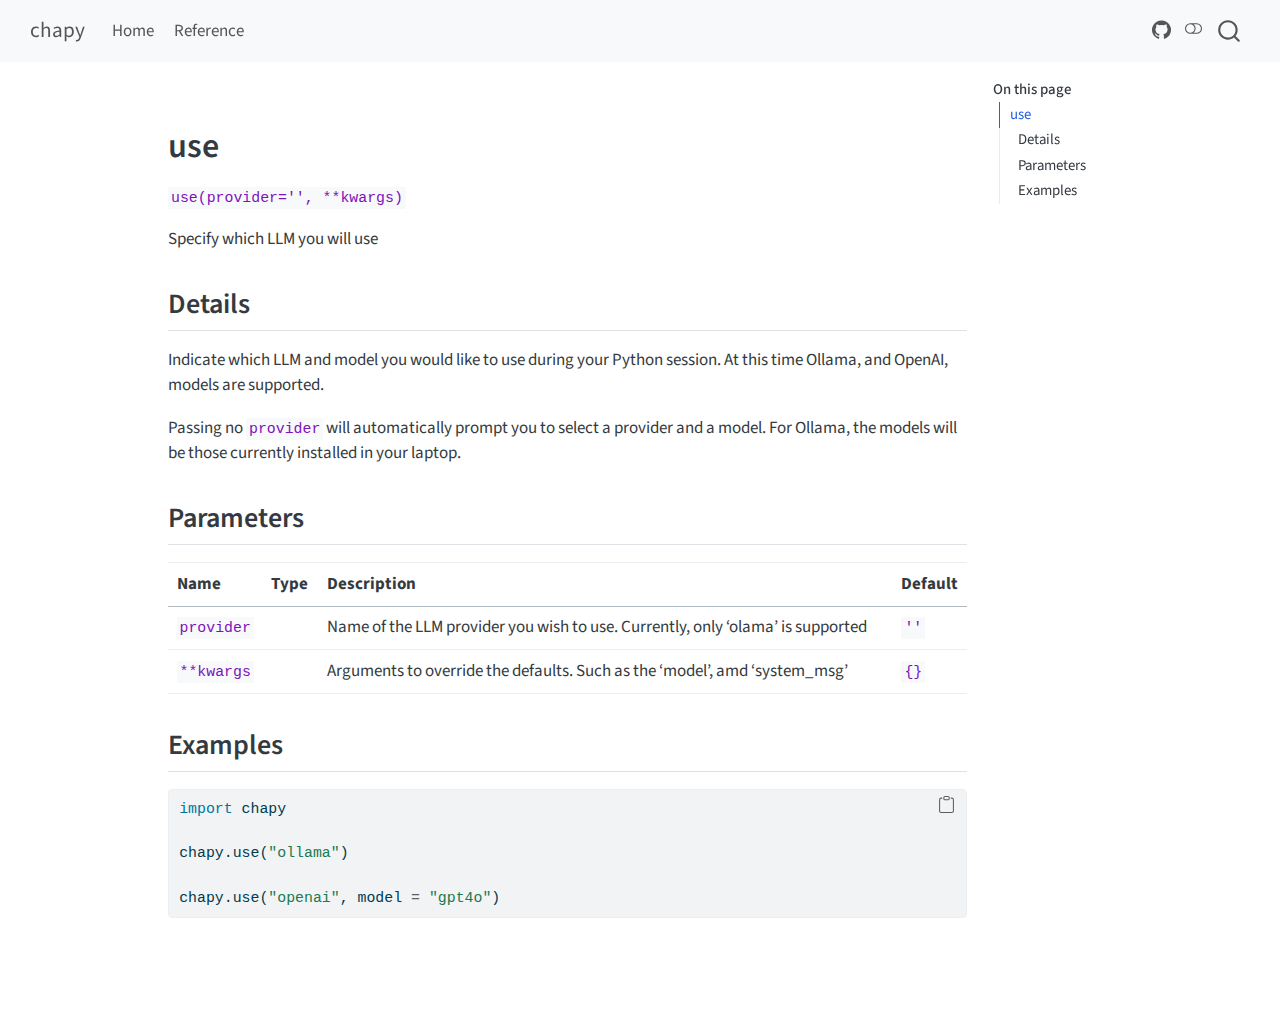
<file: docs/reference/use.html>
<!DOCTYPE html>
<html xmlns="http://www.w3.org/1999/xhtml" lang="en" xml:lang="en"><head>

<meta charset="utf-8">
<meta name="generator" content="quarto-1.5.56">

<meta name="viewport" content="width=device-width, initial-scale=1.0, user-scalable=yes">


<title>use – chapy</title>
<style>
code{white-space: pre-wrap;}
span.smallcaps{font-variant: small-caps;}
div.columns{display: flex; gap: min(4vw, 1.5em);}
div.column{flex: auto; overflow-x: auto;}
div.hanging-indent{margin-left: 1.5em; text-indent: -1.5em;}
ul.task-list{list-style: none;}
ul.task-list li input[type="checkbox"] {
  width: 0.8em;
  margin: 0 0.8em 0.2em -1em; /* quarto-specific, see https://github.com/quarto-dev/quarto-cli/issues/4556 */ 
  vertical-align: middle;
}
/* CSS for syntax highlighting */
pre > code.sourceCode { white-space: pre; position: relative; }
pre > code.sourceCode > span { line-height: 1.25; }
pre > code.sourceCode > span:empty { height: 1.2em; }
.sourceCode { overflow: visible; }
code.sourceCode > span { color: inherit; text-decoration: inherit; }
div.sourceCode { margin: 1em 0; }
pre.sourceCode { margin: 0; }
@media screen {
div.sourceCode { overflow: auto; }
}
@media print {
pre > code.sourceCode { white-space: pre-wrap; }
pre > code.sourceCode > span { display: inline-block; text-indent: -5em; padding-left: 5em; }
}
pre.numberSource code
  { counter-reset: source-line 0; }
pre.numberSource code > span
  { position: relative; left: -4em; counter-increment: source-line; }
pre.numberSource code > span > a:first-child::before
  { content: counter(source-line);
    position: relative; left: -1em; text-align: right; vertical-align: baseline;
    border: none; display: inline-block;
    -webkit-touch-callout: none; -webkit-user-select: none;
    -khtml-user-select: none; -moz-user-select: none;
    -ms-user-select: none; user-select: none;
    padding: 0 4px; width: 4em;
  }
pre.numberSource { margin-left: 3em;  padding-left: 4px; }
div.sourceCode
  {   }
@media screen {
pre > code.sourceCode > span > a:first-child::before { text-decoration: underline; }
}
</style>


<script src="../site_libs/quarto-nav/quarto-nav.js"></script>
<script src="../site_libs/quarto-nav/headroom.min.js"></script>
<script src="../site_libs/clipboard/clipboard.min.js"></script>
<script src="../site_libs/quarto-search/autocomplete.umd.js"></script>
<script src="../site_libs/quarto-search/fuse.min.js"></script>
<script src="../site_libs/quarto-search/quarto-search.js"></script>
<meta name="quarto:offset" content="../">
<script src="../site_libs/quarto-html/quarto.js"></script>
<script src="../site_libs/quarto-html/popper.min.js"></script>
<script src="../site_libs/quarto-html/tippy.umd.min.js"></script>
<script src="../site_libs/quarto-html/anchor.min.js"></script>
<link href="../site_libs/quarto-html/tippy.css" rel="stylesheet">
<link href="../site_libs/quarto-html/quarto-syntax-highlighting.css" rel="stylesheet" class="quarto-color-scheme" id="quarto-text-highlighting-styles">
<link href="../site_libs/quarto-html/quarto-syntax-highlighting-dark.css" rel="prefetch" class="quarto-color-scheme quarto-color-alternate" id="quarto-text-highlighting-styles">
<script src="../site_libs/bootstrap/bootstrap.min.js"></script>
<link href="../site_libs/bootstrap/bootstrap-icons.css" rel="stylesheet">
<link href="../site_libs/bootstrap/bootstrap.min.css" rel="stylesheet" class="quarto-color-scheme" id="quarto-bootstrap" data-mode="light">
<link href="../site_libs/bootstrap/bootstrap-dark.min.css" rel="prefetch" class="quarto-color-scheme quarto-color-alternate" id="quarto-bootstrap" data-mode="dark">
<script id="quarto-search-options" type="application/json">{
  "location": "navbar",
  "copy-button": false,
  "collapse-after": 3,
  "panel-placement": "end",
  "type": "overlay",
  "limit": 50,
  "keyboard-shortcut": [
    "f",
    "/",
    "s"
  ],
  "show-item-context": false,
  "language": {
    "search-no-results-text": "No results",
    "search-matching-documents-text": "matching documents",
    "search-copy-link-title": "Copy link to search",
    "search-hide-matches-text": "Hide additional matches",
    "search-more-match-text": "more match in this document",
    "search-more-matches-text": "more matches in this document",
    "search-clear-button-title": "Clear",
    "search-text-placeholder": "",
    "search-detached-cancel-button-title": "Cancel",
    "search-submit-button-title": "Submit",
    "search-label": "Search"
  }
}</script>


</head>

<body class="nav-fixed">

<div id="quarto-search-results"></div>
  <header id="quarto-header" class="headroom fixed-top">
    <nav class="navbar navbar-expand-lg " data-bs-theme="dark">
      <div class="navbar-container container-fluid">
      <div class="navbar-brand-container mx-auto">
    <a class="navbar-brand" href="../index.html">
    <span class="navbar-title">chapy</span>
    </a>
  </div>
            <div id="quarto-search" class="" title="Search"></div>
          <button class="navbar-toggler" type="button" data-bs-toggle="collapse" data-bs-target="#navbarCollapse" aria-controls="navbarCollapse" role="menu" aria-expanded="false" aria-label="Toggle navigation" onclick="if (window.quartoToggleHeadroom) { window.quartoToggleHeadroom(); }">
  <span class="navbar-toggler-icon"></span>
</button>
          <div class="collapse navbar-collapse" id="navbarCollapse">
            <ul class="navbar-nav navbar-nav-scroll me-auto">
  <li class="nav-item">
    <a class="nav-link" href="../index.html"> 
<span class="menu-text">Home</span></a>
  </li>  
  <li class="nav-item">
    <a class="nav-link" href="../reference/index.html"> 
<span class="menu-text">Reference</span></a>
  </li>  
</ul>
            <ul class="navbar-nav navbar-nav-scroll ms-auto">
  <li class="nav-item compact">
    <a class="nav-link" href="https://github.com/edgararuiz/chapy"> <i class="bi bi-github" role="img">
</i> 
<span class="menu-text"></span></a>
  </li>  
</ul>
          </div> <!-- /navcollapse -->
            <div class="quarto-navbar-tools">
  <a href="" class="quarto-color-scheme-toggle quarto-navigation-tool  px-1" onclick="window.quartoToggleColorScheme(); return false;" title="Toggle dark mode"><i class="bi"></i></a>
</div>
      </div> <!-- /container-fluid -->
    </nav>
</header>
<!-- content -->
<div id="quarto-content" class="quarto-container page-columns page-rows-contents page-layout-article page-navbar">
<!-- sidebar -->
<!-- margin-sidebar -->
    <div id="quarto-margin-sidebar" class="sidebar margin-sidebar">
        <nav id="TOC" role="doc-toc" class="toc-active">
    <h2 id="toc-title">On this page</h2>
   
  <ul>
  <li><a href="#chapy.use" id="toc-chapy.use" class="nav-link active" data-scroll-target="#chapy.use">use</a>
  <ul class="collapse">
  <li><a href="#details" id="toc-details" class="nav-link" data-scroll-target="#details">Details</a></li>
  <li><a href="#parameters" id="toc-parameters" class="nav-link" data-scroll-target="#parameters">Parameters</a></li>
  <li><a href="#examples" id="toc-examples" class="nav-link" data-scroll-target="#examples">Examples</a></li>
  </ul></li>
  </ul>
</nav>
    </div>
<!-- main -->
<main class="content" id="quarto-document-content">




<section id="chapy.use" class="level1">
<h1>use</h1>
<p><code>use(provider='', **kwargs)</code></p>
<p>Specify which LLM you will use</p>
<section id="details" class="level2">
<h2 class="anchored" data-anchor-id="details">Details</h2>
<p>Indicate which LLM and model you would like to use during your Python session. At this time Ollama, and OpenAI, models are supported.</p>
<p>Passing no <code>provider</code> will automatically prompt you to select a provider and a model. For Ollama, the models will be those currently installed in your laptop.</p>
</section>
<section id="parameters" class="level2">
<h2 class="anchored" data-anchor-id="parameters">Parameters</h2>
<table class="caption-top table">
<colgroup>
<col style="width: 10%">
<col style="width: 7%">
<col style="width: 72%">
<col style="width: 9%">
</colgroup>
<thead>
<tr class="header">
<th>Name</th>
<th>Type</th>
<th>Description</th>
<th>Default</th>
</tr>
</thead>
<tbody>
<tr class="odd">
<td><code>provider</code></td>
<td></td>
<td>Name of the LLM provider you wish to use. Currently, only ‘olama’ is supported</td>
<td><code>''</code></td>
</tr>
<tr class="even">
<td><code>**kwargs</code></td>
<td></td>
<td>Arguments to override the defaults. Such as the ‘model’, amd ‘system_msg’</td>
<td><code>{}</code></td>
</tr>
</tbody>
</table>
</section>
<section id="examples" class="level2">
<h2 class="anchored" data-anchor-id="examples">Examples</h2>
<div class="sourceCode" id="cb1"><pre class="sourceCode python code-with-copy"><code class="sourceCode python"><span id="cb1-1"><a href="#cb1-1" aria-hidden="true" tabindex="-1"></a><span class="im">import</span> chapy</span>
<span id="cb1-2"><a href="#cb1-2" aria-hidden="true" tabindex="-1"></a></span>
<span id="cb1-3"><a href="#cb1-3" aria-hidden="true" tabindex="-1"></a>chapy.use(<span class="st">"ollama"</span>)</span>
<span id="cb1-4"><a href="#cb1-4" aria-hidden="true" tabindex="-1"></a></span>
<span id="cb1-5"><a href="#cb1-5" aria-hidden="true" tabindex="-1"></a>chapy.use(<span class="st">"openai"</span>, model <span class="op">=</span> <span class="st">"gpt4o"</span>)</span></code><button title="Copy to Clipboard" class="code-copy-button"><i class="bi"></i></button></pre></div>


</section>
</section>

</main> <!-- /main -->
<script id="quarto-html-after-body" type="application/javascript">
window.document.addEventListener("DOMContentLoaded", function (event) {
  const toggleBodyColorMode = (bsSheetEl) => {
    const mode = bsSheetEl.getAttribute("data-mode");
    const bodyEl = window.document.querySelector("body");
    if (mode === "dark") {
      bodyEl.classList.add("quarto-dark");
      bodyEl.classList.remove("quarto-light");
    } else {
      bodyEl.classList.add("quarto-light");
      bodyEl.classList.remove("quarto-dark");
    }
  }
  const toggleBodyColorPrimary = () => {
    const bsSheetEl = window.document.querySelector("link#quarto-bootstrap");
    if (bsSheetEl) {
      toggleBodyColorMode(bsSheetEl);
    }
  }
  toggleBodyColorPrimary();  
  const disableStylesheet = (stylesheets) => {
    for (let i=0; i < stylesheets.length; i++) {
      const stylesheet = stylesheets[i];
      stylesheet.rel = 'prefetch';
    }
  }
  const enableStylesheet = (stylesheets) => {
    for (let i=0; i < stylesheets.length; i++) {
      const stylesheet = stylesheets[i];
      stylesheet.rel = 'stylesheet';
    }
  }
  const manageTransitions = (selector, allowTransitions) => {
    const els = window.document.querySelectorAll(selector);
    for (let i=0; i < els.length; i++) {
      const el = els[i];
      if (allowTransitions) {
        el.classList.remove('notransition');
      } else {
        el.classList.add('notransition');
      }
    }
  }
  const toggleGiscusIfUsed = (isAlternate, darkModeDefault) => {
    const baseTheme = document.querySelector('#giscus-base-theme')?.value ?? 'light';
    const alternateTheme = document.querySelector('#giscus-alt-theme')?.value ?? 'dark';
    let newTheme = '';
    if(darkModeDefault) {
      newTheme = isAlternate ? baseTheme : alternateTheme;
    } else {
      newTheme = isAlternate ? alternateTheme : baseTheme;
    }
    const changeGiscusTheme = () => {
      // From: https://github.com/giscus/giscus/issues/336
      const sendMessage = (message) => {
        const iframe = document.querySelector('iframe.giscus-frame');
        if (!iframe) return;
        iframe.contentWindow.postMessage({ giscus: message }, 'https://giscus.app');
      }
      sendMessage({
        setConfig: {
          theme: newTheme
        }
      });
    }
    const isGiscussLoaded = window.document.querySelector('iframe.giscus-frame') !== null;
    if (isGiscussLoaded) {
      changeGiscusTheme();
    }
  }
  const toggleColorMode = (alternate) => {
    // Switch the stylesheets
    const alternateStylesheets = window.document.querySelectorAll('link.quarto-color-scheme.quarto-color-alternate');
    manageTransitions('#quarto-margin-sidebar .nav-link', false);
    if (alternate) {
      enableStylesheet(alternateStylesheets);
      for (const sheetNode of alternateStylesheets) {
        if (sheetNode.id === "quarto-bootstrap") {
          toggleBodyColorMode(sheetNode);
        }
      }
    } else {
      disableStylesheet(alternateStylesheets);
      toggleBodyColorPrimary();
    }
    manageTransitions('#quarto-margin-sidebar .nav-link', true);
    // Switch the toggles
    const toggles = window.document.querySelectorAll('.quarto-color-scheme-toggle');
    for (let i=0; i < toggles.length; i++) {
      const toggle = toggles[i];
      if (toggle) {
        if (alternate) {
          toggle.classList.add("alternate");     
        } else {
          toggle.classList.remove("alternate");
        }
      }
    }
    // Hack to workaround the fact that safari doesn't
    // properly recolor the scrollbar when toggling (#1455)
    if (navigator.userAgent.indexOf('Safari') > 0 && navigator.userAgent.indexOf('Chrome') == -1) {
      manageTransitions("body", false);
      window.scrollTo(0, 1);
      setTimeout(() => {
        window.scrollTo(0, 0);
        manageTransitions("body", true);
      }, 40);  
    }
  }
  const isFileUrl = () => { 
    return window.location.protocol === 'file:';
  }
  const hasAlternateSentinel = () => {  
    let styleSentinel = getColorSchemeSentinel();
    if (styleSentinel !== null) {
      return styleSentinel === "alternate";
    } else {
      return false;
    }
  }
  const setStyleSentinel = (alternate) => {
    const value = alternate ? "alternate" : "default";
    if (!isFileUrl()) {
      window.localStorage.setItem("quarto-color-scheme", value);
    } else {
      localAlternateSentinel = value;
    }
  }
  const getColorSchemeSentinel = () => {
    if (!isFileUrl()) {
      const storageValue = window.localStorage.getItem("quarto-color-scheme");
      return storageValue != null ? storageValue : localAlternateSentinel;
    } else {
      return localAlternateSentinel;
    }
  }
  const darkModeDefault = false;
  let localAlternateSentinel = darkModeDefault ? 'alternate' : 'default';
  // Dark / light mode switch
  window.quartoToggleColorScheme = () => {
    // Read the current dark / light value 
    let toAlternate = !hasAlternateSentinel();
    toggleColorMode(toAlternate);
    setStyleSentinel(toAlternate);
    toggleGiscusIfUsed(toAlternate, darkModeDefault);
  };
  // Ensure there is a toggle, if there isn't float one in the top right
  if (window.document.querySelector('.quarto-color-scheme-toggle') === null) {
    const a = window.document.createElement('a');
    a.classList.add('top-right');
    a.classList.add('quarto-color-scheme-toggle');
    a.href = "";
    a.onclick = function() { try { window.quartoToggleColorScheme(); } catch {} return false; };
    const i = window.document.createElement("i");
    i.classList.add('bi');
    a.appendChild(i);
    window.document.body.appendChild(a);
  }
  // Switch to dark mode if need be
  if (hasAlternateSentinel()) {
    toggleColorMode(true);
  } else {
    toggleColorMode(false);
  }
  const icon = "";
  const anchorJS = new window.AnchorJS();
  anchorJS.options = {
    placement: 'right',
    icon: icon
  };
  anchorJS.add('.anchored');
  const isCodeAnnotation = (el) => {
    for (const clz of el.classList) {
      if (clz.startsWith('code-annotation-')) {                     
        return true;
      }
    }
    return false;
  }
  const onCopySuccess = function(e) {
    // button target
    const button = e.trigger;
    // don't keep focus
    button.blur();
    // flash "checked"
    button.classList.add('code-copy-button-checked');
    var currentTitle = button.getAttribute("title");
    button.setAttribute("title", "Copied!");
    let tooltip;
    if (window.bootstrap) {
      button.setAttribute("data-bs-toggle", "tooltip");
      button.setAttribute("data-bs-placement", "left");
      button.setAttribute("data-bs-title", "Copied!");
      tooltip = new bootstrap.Tooltip(button, 
        { trigger: "manual", 
          customClass: "code-copy-button-tooltip",
          offset: [0, -8]});
      tooltip.show();    
    }
    setTimeout(function() {
      if (tooltip) {
        tooltip.hide();
        button.removeAttribute("data-bs-title");
        button.removeAttribute("data-bs-toggle");
        button.removeAttribute("data-bs-placement");
      }
      button.setAttribute("title", currentTitle);
      button.classList.remove('code-copy-button-checked');
    }, 1000);
    // clear code selection
    e.clearSelection();
  }
  const getTextToCopy = function(trigger) {
      const codeEl = trigger.previousElementSibling.cloneNode(true);
      for (const childEl of codeEl.children) {
        if (isCodeAnnotation(childEl)) {
          childEl.remove();
        }
      }
      return codeEl.innerText;
  }
  const clipboard = new window.ClipboardJS('.code-copy-button:not([data-in-quarto-modal])', {
    text: getTextToCopy
  });
  clipboard.on('success', onCopySuccess);
  if (window.document.getElementById('quarto-embedded-source-code-modal')) {
    // For code content inside modals, clipBoardJS needs to be initialized with a container option
    // TODO: Check when it could be a function (https://github.com/zenorocha/clipboard.js/issues/860)
    const clipboardModal = new window.ClipboardJS('.code-copy-button[data-in-quarto-modal]', {
      text: getTextToCopy,
      container: window.document.getElementById('quarto-embedded-source-code-modal')
    });
    clipboardModal.on('success', onCopySuccess);
  }
    var localhostRegex = new RegExp(/^(?:http|https):\/\/localhost\:?[0-9]*\//);
    var mailtoRegex = new RegExp(/^mailto:/);
      var filterRegex = new RegExp('/' + window.location.host + '/');
    var isInternal = (href) => {
        return filterRegex.test(href) || localhostRegex.test(href) || mailtoRegex.test(href);
    }
    // Inspect non-navigation links and adorn them if external
 	var links = window.document.querySelectorAll('a[href]:not(.nav-link):not(.navbar-brand):not(.toc-action):not(.sidebar-link):not(.sidebar-item-toggle):not(.pagination-link):not(.no-external):not([aria-hidden]):not(.dropdown-item):not(.quarto-navigation-tool):not(.about-link)');
    for (var i=0; i<links.length; i++) {
      const link = links[i];
      if (!isInternal(link.href)) {
        // undo the damage that might have been done by quarto-nav.js in the case of
        // links that we want to consider external
        if (link.dataset.originalHref !== undefined) {
          link.href = link.dataset.originalHref;
        }
      }
    }
  function tippyHover(el, contentFn, onTriggerFn, onUntriggerFn) {
    const config = {
      allowHTML: true,
      maxWidth: 500,
      delay: 100,
      arrow: false,
      appendTo: function(el) {
          return el.parentElement;
      },
      interactive: true,
      interactiveBorder: 10,
      theme: 'quarto',
      placement: 'bottom-start',
    };
    if (contentFn) {
      config.content = contentFn;
    }
    if (onTriggerFn) {
      config.onTrigger = onTriggerFn;
    }
    if (onUntriggerFn) {
      config.onUntrigger = onUntriggerFn;
    }
    window.tippy(el, config); 
  }
  const noterefs = window.document.querySelectorAll('a[role="doc-noteref"]');
  for (var i=0; i<noterefs.length; i++) {
    const ref = noterefs[i];
    tippyHover(ref, function() {
      // use id or data attribute instead here
      let href = ref.getAttribute('data-footnote-href') || ref.getAttribute('href');
      try { href = new URL(href).hash; } catch {}
      const id = href.replace(/^#\/?/, "");
      const note = window.document.getElementById(id);
      if (note) {
        return note.innerHTML;
      } else {
        return "";
      }
    });
  }
  const xrefs = window.document.querySelectorAll('a.quarto-xref');
  const processXRef = (id, note) => {
    // Strip column container classes
    const stripColumnClz = (el) => {
      el.classList.remove("page-full", "page-columns");
      if (el.children) {
        for (const child of el.children) {
          stripColumnClz(child);
        }
      }
    }
    stripColumnClz(note)
    if (id === null || id.startsWith('sec-')) {
      // Special case sections, only their first couple elements
      const container = document.createElement("div");
      if (note.children && note.children.length > 2) {
        container.appendChild(note.children[0].cloneNode(true));
        for (let i = 1; i < note.children.length; i++) {
          const child = note.children[i];
          if (child.tagName === "P" && child.innerText === "") {
            continue;
          } else {
            container.appendChild(child.cloneNode(true));
            break;
          }
        }
        if (window.Quarto?.typesetMath) {
          window.Quarto.typesetMath(container);
        }
        return container.innerHTML
      } else {
        if (window.Quarto?.typesetMath) {
          window.Quarto.typesetMath(note);
        }
        return note.innerHTML;
      }
    } else {
      // Remove any anchor links if they are present
      const anchorLink = note.querySelector('a.anchorjs-link');
      if (anchorLink) {
        anchorLink.remove();
      }
      if (window.Quarto?.typesetMath) {
        window.Quarto.typesetMath(note);
      }
      // TODO in 1.5, we should make sure this works without a callout special case
      if (note.classList.contains("callout")) {
        return note.outerHTML;
      } else {
        return note.innerHTML;
      }
    }
  }
  for (var i=0; i<xrefs.length; i++) {
    const xref = xrefs[i];
    tippyHover(xref, undefined, function(instance) {
      instance.disable();
      let url = xref.getAttribute('href');
      let hash = undefined; 
      if (url.startsWith('#')) {
        hash = url;
      } else {
        try { hash = new URL(url).hash; } catch {}
      }
      if (hash) {
        const id = hash.replace(/^#\/?/, "");
        const note = window.document.getElementById(id);
        if (note !== null) {
          try {
            const html = processXRef(id, note.cloneNode(true));
            instance.setContent(html);
          } finally {
            instance.enable();
            instance.show();
          }
        } else {
          // See if we can fetch this
          fetch(url.split('#')[0])
          .then(res => res.text())
          .then(html => {
            const parser = new DOMParser();
            const htmlDoc = parser.parseFromString(html, "text/html");
            const note = htmlDoc.getElementById(id);
            if (note !== null) {
              const html = processXRef(id, note);
              instance.setContent(html);
            } 
          }).finally(() => {
            instance.enable();
            instance.show();
          });
        }
      } else {
        // See if we can fetch a full url (with no hash to target)
        // This is a special case and we should probably do some content thinning / targeting
        fetch(url)
        .then(res => res.text())
        .then(html => {
          const parser = new DOMParser();
          const htmlDoc = parser.parseFromString(html, "text/html");
          const note = htmlDoc.querySelector('main.content');
          if (note !== null) {
            // This should only happen for chapter cross references
            // (since there is no id in the URL)
            // remove the first header
            if (note.children.length > 0 && note.children[0].tagName === "HEADER") {
              note.children[0].remove();
            }
            const html = processXRef(null, note);
            instance.setContent(html);
          } 
        }).finally(() => {
          instance.enable();
          instance.show();
        });
      }
    }, function(instance) {
    });
  }
      let selectedAnnoteEl;
      const selectorForAnnotation = ( cell, annotation) => {
        let cellAttr = 'data-code-cell="' + cell + '"';
        let lineAttr = 'data-code-annotation="' +  annotation + '"';
        const selector = 'span[' + cellAttr + '][' + lineAttr + ']';
        return selector;
      }
      const selectCodeLines = (annoteEl) => {
        const doc = window.document;
        const targetCell = annoteEl.getAttribute("data-target-cell");
        const targetAnnotation = annoteEl.getAttribute("data-target-annotation");
        const annoteSpan = window.document.querySelector(selectorForAnnotation(targetCell, targetAnnotation));
        const lines = annoteSpan.getAttribute("data-code-lines").split(",");
        const lineIds = lines.map((line) => {
          return targetCell + "-" + line;
        })
        let top = null;
        let height = null;
        let parent = null;
        if (lineIds.length > 0) {
            //compute the position of the single el (top and bottom and make a div)
            const el = window.document.getElementById(lineIds[0]);
            top = el.offsetTop;
            height = el.offsetHeight;
            parent = el.parentElement.parentElement;
          if (lineIds.length > 1) {
            const lastEl = window.document.getElementById(lineIds[lineIds.length - 1]);
            const bottom = lastEl.offsetTop + lastEl.offsetHeight;
            height = bottom - top;
          }
          if (top !== null && height !== null && parent !== null) {
            // cook up a div (if necessary) and position it 
            let div = window.document.getElementById("code-annotation-line-highlight");
            if (div === null) {
              div = window.document.createElement("div");
              div.setAttribute("id", "code-annotation-line-highlight");
              div.style.position = 'absolute';
              parent.appendChild(div);
            }
            div.style.top = top - 2 + "px";
            div.style.height = height + 4 + "px";
            div.style.left = 0;
            let gutterDiv = window.document.getElementById("code-annotation-line-highlight-gutter");
            if (gutterDiv === null) {
              gutterDiv = window.document.createElement("div");
              gutterDiv.setAttribute("id", "code-annotation-line-highlight-gutter");
              gutterDiv.style.position = 'absolute';
              const codeCell = window.document.getElementById(targetCell);
              const gutter = codeCell.querySelector('.code-annotation-gutter');
              gutter.appendChild(gutterDiv);
            }
            gutterDiv.style.top = top - 2 + "px";
            gutterDiv.style.height = height + 4 + "px";
          }
          selectedAnnoteEl = annoteEl;
        }
      };
      const unselectCodeLines = () => {
        const elementsIds = ["code-annotation-line-highlight", "code-annotation-line-highlight-gutter"];
        elementsIds.forEach((elId) => {
          const div = window.document.getElementById(elId);
          if (div) {
            div.remove();
          }
        });
        selectedAnnoteEl = undefined;
      };
        // Handle positioning of the toggle
    window.addEventListener(
      "resize",
      throttle(() => {
        elRect = undefined;
        if (selectedAnnoteEl) {
          selectCodeLines(selectedAnnoteEl);
        }
      }, 10)
    );
    function throttle(fn, ms) {
    let throttle = false;
    let timer;
      return (...args) => {
        if(!throttle) { // first call gets through
            fn.apply(this, args);
            throttle = true;
        } else { // all the others get throttled
            if(timer) clearTimeout(timer); // cancel #2
            timer = setTimeout(() => {
              fn.apply(this, args);
              timer = throttle = false;
            }, ms);
        }
      };
    }
      // Attach click handler to the DT
      const annoteDls = window.document.querySelectorAll('dt[data-target-cell]');
      for (const annoteDlNode of annoteDls) {
        annoteDlNode.addEventListener('click', (event) => {
          const clickedEl = event.target;
          if (clickedEl !== selectedAnnoteEl) {
            unselectCodeLines();
            const activeEl = window.document.querySelector('dt[data-target-cell].code-annotation-active');
            if (activeEl) {
              activeEl.classList.remove('code-annotation-active');
            }
            selectCodeLines(clickedEl);
            clickedEl.classList.add('code-annotation-active');
          } else {
            // Unselect the line
            unselectCodeLines();
            clickedEl.classList.remove('code-annotation-active');
          }
        });
      }
  const findCites = (el) => {
    const parentEl = el.parentElement;
    if (parentEl) {
      const cites = parentEl.dataset.cites;
      if (cites) {
        return {
          el,
          cites: cites.split(' ')
        };
      } else {
        return findCites(el.parentElement)
      }
    } else {
      return undefined;
    }
  };
  var bibliorefs = window.document.querySelectorAll('a[role="doc-biblioref"]');
  for (var i=0; i<bibliorefs.length; i++) {
    const ref = bibliorefs[i];
    const citeInfo = findCites(ref);
    if (citeInfo) {
      tippyHover(citeInfo.el, function() {
        var popup = window.document.createElement('div');
        citeInfo.cites.forEach(function(cite) {
          var citeDiv = window.document.createElement('div');
          citeDiv.classList.add('hanging-indent');
          citeDiv.classList.add('csl-entry');
          var biblioDiv = window.document.getElementById('ref-' + cite);
          if (biblioDiv) {
            citeDiv.innerHTML = biblioDiv.innerHTML;
          }
          popup.appendChild(citeDiv);
        });
        return popup.innerHTML;
      });
    }
  }
});
</script>
</div> <!-- /content -->




</body></html>
</file>
<file: docs/site_libs/quarto-html/tippy.css>
.tippy-box[data-animation=fade][data-state=hidden]{opacity:0}[data-tippy-root]{max-width:calc(100vw - 10px)}.tippy-box{position:relative;background-color:#333;color:#fff;border-radius:4px;font-size:14px;line-height:1.4;white-space:normal;outline:0;transition-property:transform,visibility,opacity}.tippy-box[data-placement^=top]>.tippy-arrow{bottom:0}.tippy-box[data-placement^=top]>.tippy-arrow:before{bottom:-7px;left:0;border-width:8px 8px 0;border-top-color:initial;transform-origin:center top}.tippy-box[data-placement^=bottom]>.tippy-arrow{top:0}.tippy-box[data-placement^=bottom]>.tippy-arrow:before{top:-7px;left:0;border-width:0 8px 8px;border-bottom-color:initial;transform-origin:center bottom}.tippy-box[data-placement^=left]>.tippy-arrow{right:0}.tippy-box[data-placement^=left]>.tippy-arrow:before{border-width:8px 0 8px 8px;border-left-color:initial;right:-7px;transform-origin:center left}.tippy-box[data-placement^=right]>.tippy-arrow{left:0}.tippy-box[data-placement^=right]>.tippy-arrow:before{left:-7px;border-width:8px 8px 8px 0;border-right-color:initial;transform-origin:center right}.tippy-box[data-inertia][data-state=visible]{transition-timing-function:cubic-bezier(.54,1.5,.38,1.11)}.tippy-arrow{width:16px;height:16px;color:#333}.tippy-arrow:before{content:"";position:absolute;border-color:transparent;border-style:solid}.tippy-content{position:relative;padding:5px 9px;z-index:1}
</file>
<file: docs/site_libs/quarto-html/quarto-syntax-highlighting.css>
/* quarto syntax highlight colors */
:root {
  --quarto-hl-ot-color: #003B4F;
  --quarto-hl-at-color: #657422;
  --quarto-hl-ss-color: #20794D;
  --quarto-hl-an-color: #5E5E5E;
  --quarto-hl-fu-color: #4758AB;
  --quarto-hl-st-color: #20794D;
  --quarto-hl-cf-color: #003B4F;
  --quarto-hl-op-color: #5E5E5E;
  --quarto-hl-er-color: #AD0000;
  --quarto-hl-bn-color: #AD0000;
  --quarto-hl-al-color: #AD0000;
  --quarto-hl-va-color: #111111;
  --quarto-hl-bu-color: inherit;
  --quarto-hl-ex-color: inherit;
  --quarto-hl-pp-color: #AD0000;
  --quarto-hl-in-color: #5E5E5E;
  --quarto-hl-vs-color: #20794D;
  --quarto-hl-wa-color: #5E5E5E;
  --quarto-hl-do-color: #5E5E5E;
  --quarto-hl-im-color: #00769E;
  --quarto-hl-ch-color: #20794D;
  --quarto-hl-dt-color: #AD0000;
  --quarto-hl-fl-color: #AD0000;
  --quarto-hl-co-color: #5E5E5E;
  --quarto-hl-cv-color: #5E5E5E;
  --quarto-hl-cn-color: #8f5902;
  --quarto-hl-sc-color: #5E5E5E;
  --quarto-hl-dv-color: #AD0000;
  --quarto-hl-kw-color: #003B4F;
}

/* other quarto variables */
:root {
  --quarto-font-monospace: SFMono-Regular, Menlo, Monaco, Consolas, "Liberation Mono", "Courier New", monospace;
}

pre > code.sourceCode > span {
  color: #003B4F;
}

code span {
  color: #003B4F;
}

code.sourceCode > span {
  color: #003B4F;
}

div.sourceCode,
div.sourceCode pre.sourceCode {
  color: #003B4F;
}

code span.ot {
  color: #003B4F;
  font-style: inherit;
}

code span.at {
  color: #657422;
  font-style: inherit;
}

code span.ss {
  color: #20794D;
  font-style: inherit;
}

code span.an {
  color: #5E5E5E;
  font-style: inherit;
}

code span.fu {
  color: #4758AB;
  font-style: inherit;
}

code span.st {
  color: #20794D;
  font-style: inherit;
}

code span.cf {
  color: #003B4F;
  font-weight: bold;
  font-style: inherit;
}

code span.op {
  color: #5E5E5E;
  font-style: inherit;
}

code span.er {
  color: #AD0000;
  font-style: inherit;
}

code span.bn {
  color: #AD0000;
  font-style: inherit;
}

code span.al {
  color: #AD0000;
  font-style: inherit;
}

code span.va {
  color: #111111;
  font-style: inherit;
}

code span.bu {
  font-style: inherit;
}

code span.ex {
  font-style: inherit;
}

code span.pp {
  color: #AD0000;
  font-style: inherit;
}

code span.in {
  color: #5E5E5E;
  font-style: inherit;
}

code span.vs {
  color: #20794D;
  font-style: inherit;
}

code span.wa {
  color: #5E5E5E;
  font-style: italic;
}

code span.do {
  color: #5E5E5E;
  font-style: italic;
}

code span.im {
  color: #00769E;
  font-style: inherit;
}

code span.ch {
  color: #20794D;
  font-style: inherit;
}

code span.dt {
  color: #AD0000;
  font-style: inherit;
}

code span.fl {
  color: #AD0000;
  font-style: inherit;
}

code span.co {
  color: #5E5E5E;
  font-style: inherit;
}

code span.cv {
  color: #5E5E5E;
  font-style: italic;
}

code span.cn {
  color: #8f5902;
  font-style: inherit;
}

code span.sc {
  color: #5E5E5E;
  font-style: inherit;
}

code span.dv {
  color: #AD0000;
  font-style: inherit;
}

code span.kw {
  color: #003B4F;
  font-weight: bold;
  font-style: inherit;
}

.prevent-inlining {
  content: "</";
}

/*# sourceMappingURL=debc5d5d77c3f9108843748ff7464032.css.map */
</file>
<file: docs/site_libs/quarto-html/quarto-syntax-highlighting-dark.css>
/* quarto syntax highlight colors */
:root {
  --quarto-hl-al-color: #f07178;
  --quarto-hl-an-color: #d4d0ab;
  --quarto-hl-at-color: #00e0e0;
  --quarto-hl-bn-color: #d4d0ab;
  --quarto-hl-bu-color: #abe338;
  --quarto-hl-ch-color: #abe338;
  --quarto-hl-co-color: #f8f8f2;
  --quarto-hl-cv-color: #ffd700;
  --quarto-hl-cn-color: #ffd700;
  --quarto-hl-cf-color: #ffa07a;
  --quarto-hl-dt-color: #ffa07a;
  --quarto-hl-dv-color: #d4d0ab;
  --quarto-hl-do-color: #f8f8f2;
  --quarto-hl-er-color: #f07178;
  --quarto-hl-ex-color: #00e0e0;
  --quarto-hl-fl-color: #d4d0ab;
  --quarto-hl-fu-color: #ffa07a;
  --quarto-hl-im-color: #abe338;
  --quarto-hl-in-color: #d4d0ab;
  --quarto-hl-kw-color: #ffa07a;
  --quarto-hl-op-color: #ffa07a;
  --quarto-hl-ot-color: #00e0e0;
  --quarto-hl-pp-color: #dcc6e0;
  --quarto-hl-re-color: #00e0e0;
  --quarto-hl-sc-color: #abe338;
  --quarto-hl-ss-color: #abe338;
  --quarto-hl-st-color: #abe338;
  --quarto-hl-va-color: #00e0e0;
  --quarto-hl-vs-color: #abe338;
  --quarto-hl-wa-color: #dcc6e0;
}

/* other quarto variables */
:root {
  --quarto-font-monospace: SFMono-Regular, Menlo, Monaco, Consolas, "Liberation Mono", "Courier New", monospace;
}

code span.al {
  background-color: #2a0f15;
  font-weight: bold;
  color: #f07178;
}

code span.an {
  color: #d4d0ab;
}

code span.at {
  color: #00e0e0;
}

code span.bn {
  color: #d4d0ab;
}

code span.bu {
  color: #abe338;
}

code span.ch {
  color: #abe338;
}

code span.co {
  font-style: italic;
  color: #f8f8f2;
}

code span.cv {
  color: #ffd700;
}

code span.cn {
  color: #ffd700;
}

code span.cf {
  font-weight: bold;
  color: #ffa07a;
}

code span.dt {
  color: #ffa07a;
}

code span.dv {
  color: #d4d0ab;
}

code span.do {
  color: #f8f8f2;
}

code span.er {
  color: #f07178;
  text-decoration: underline;
}

code span.ex {
  font-weight: bold;
  color: #00e0e0;
}

code span.fl {
  color: #d4d0ab;
}

code span.fu {
  color: #ffa07a;
}

code span.im {
  color: #abe338;
}

code span.in {
  color: #d4d0ab;
}

code span.kw {
  font-weight: bold;
  color: #ffa07a;
}

pre > code.sourceCode > span {
  color: #f8f8f2;
}

code span {
  color: #f8f8f2;
}

code.sourceCode > span {
  color: #f8f8f2;
}

div.sourceCode,
div.sourceCode pre.sourceCode {
  color: #f8f8f2;
}

code span.op {
  color: #ffa07a;
}

code span.ot {
  color: #00e0e0;
}

code span.pp {
  color: #dcc6e0;
}

code span.re {
  background-color: #f8f8f2;
  color: #00e0e0;
}

code span.sc {
  color: #abe338;
}

code span.ss {
  color: #abe338;
}

code span.st {
  color: #abe338;
}

code span.va {
  color: #00e0e0;
}

code span.vs {
  color: #abe338;
}

code span.wa {
  color: #dcc6e0;
}

.prevent-inlining {
  content: "</";
}

/*# sourceMappingURL=935a306eefa94366c21e1a970dddb765.css.map */
</file>
